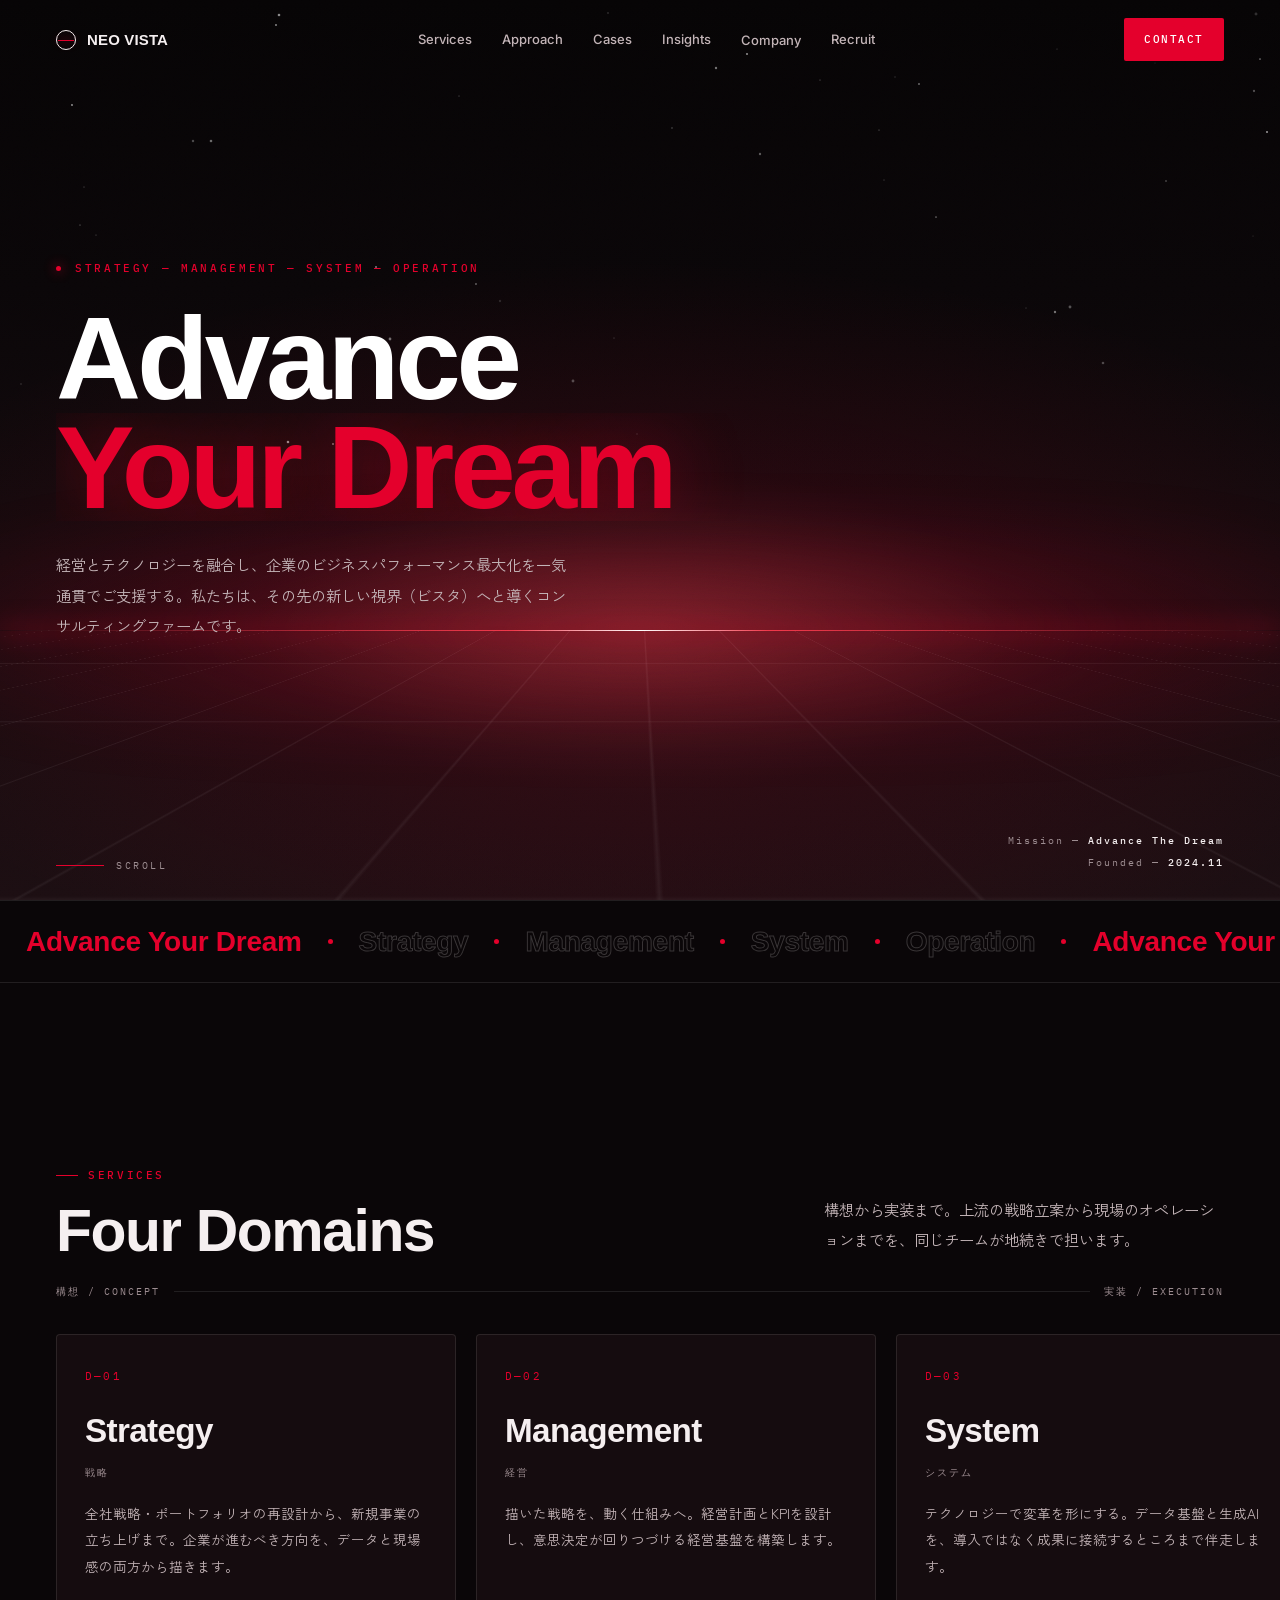
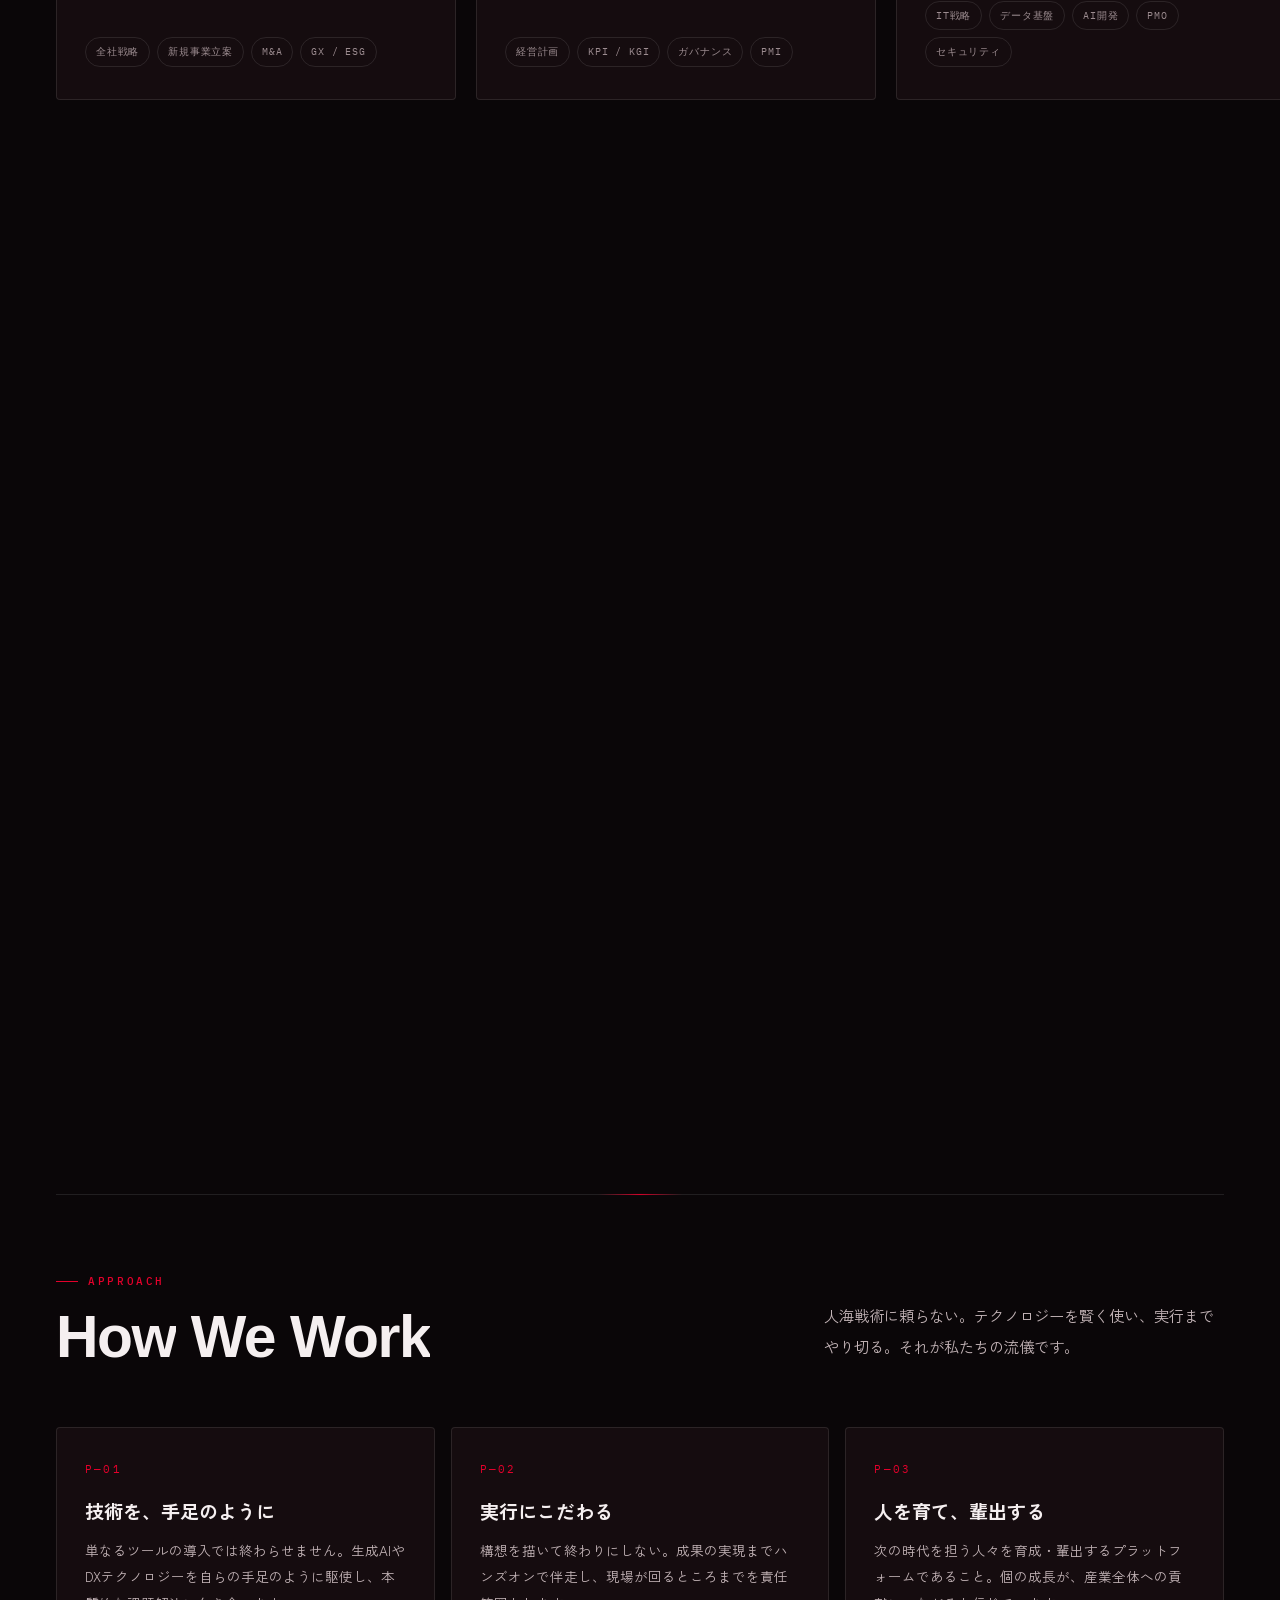
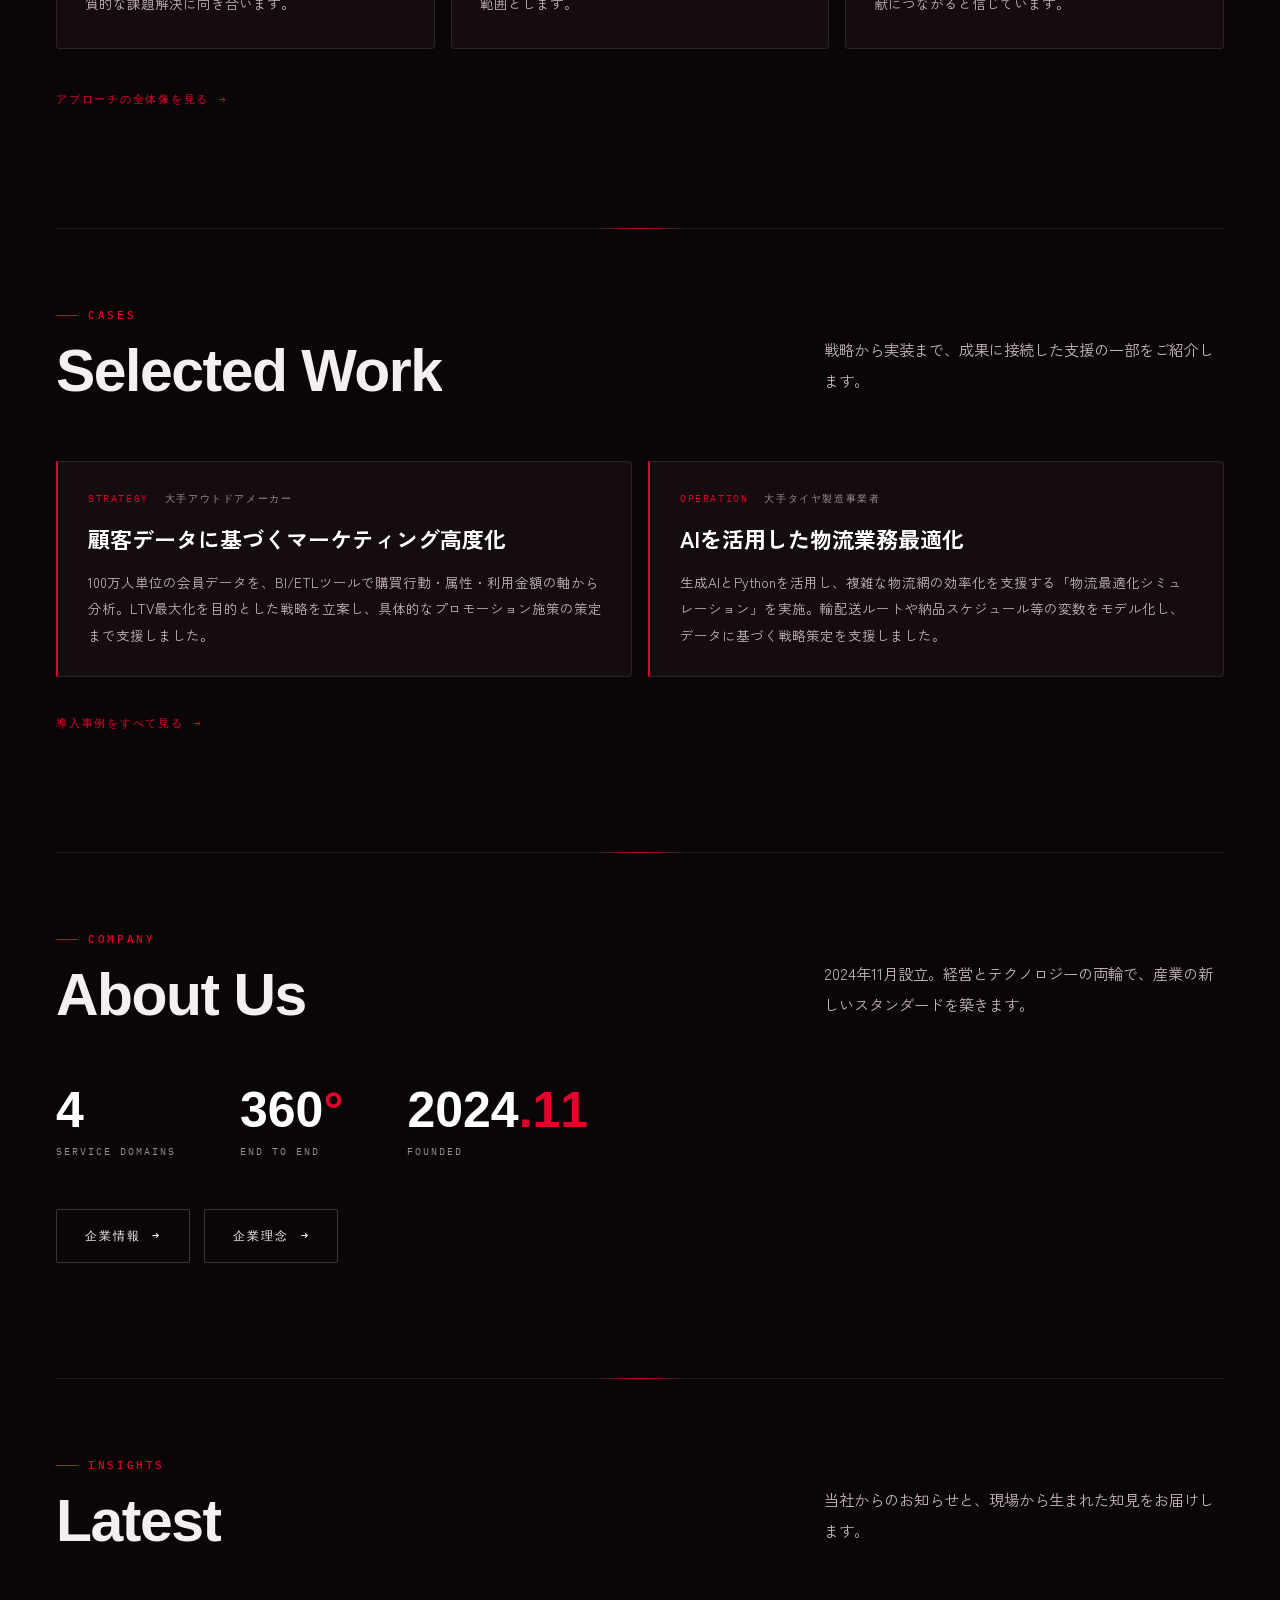
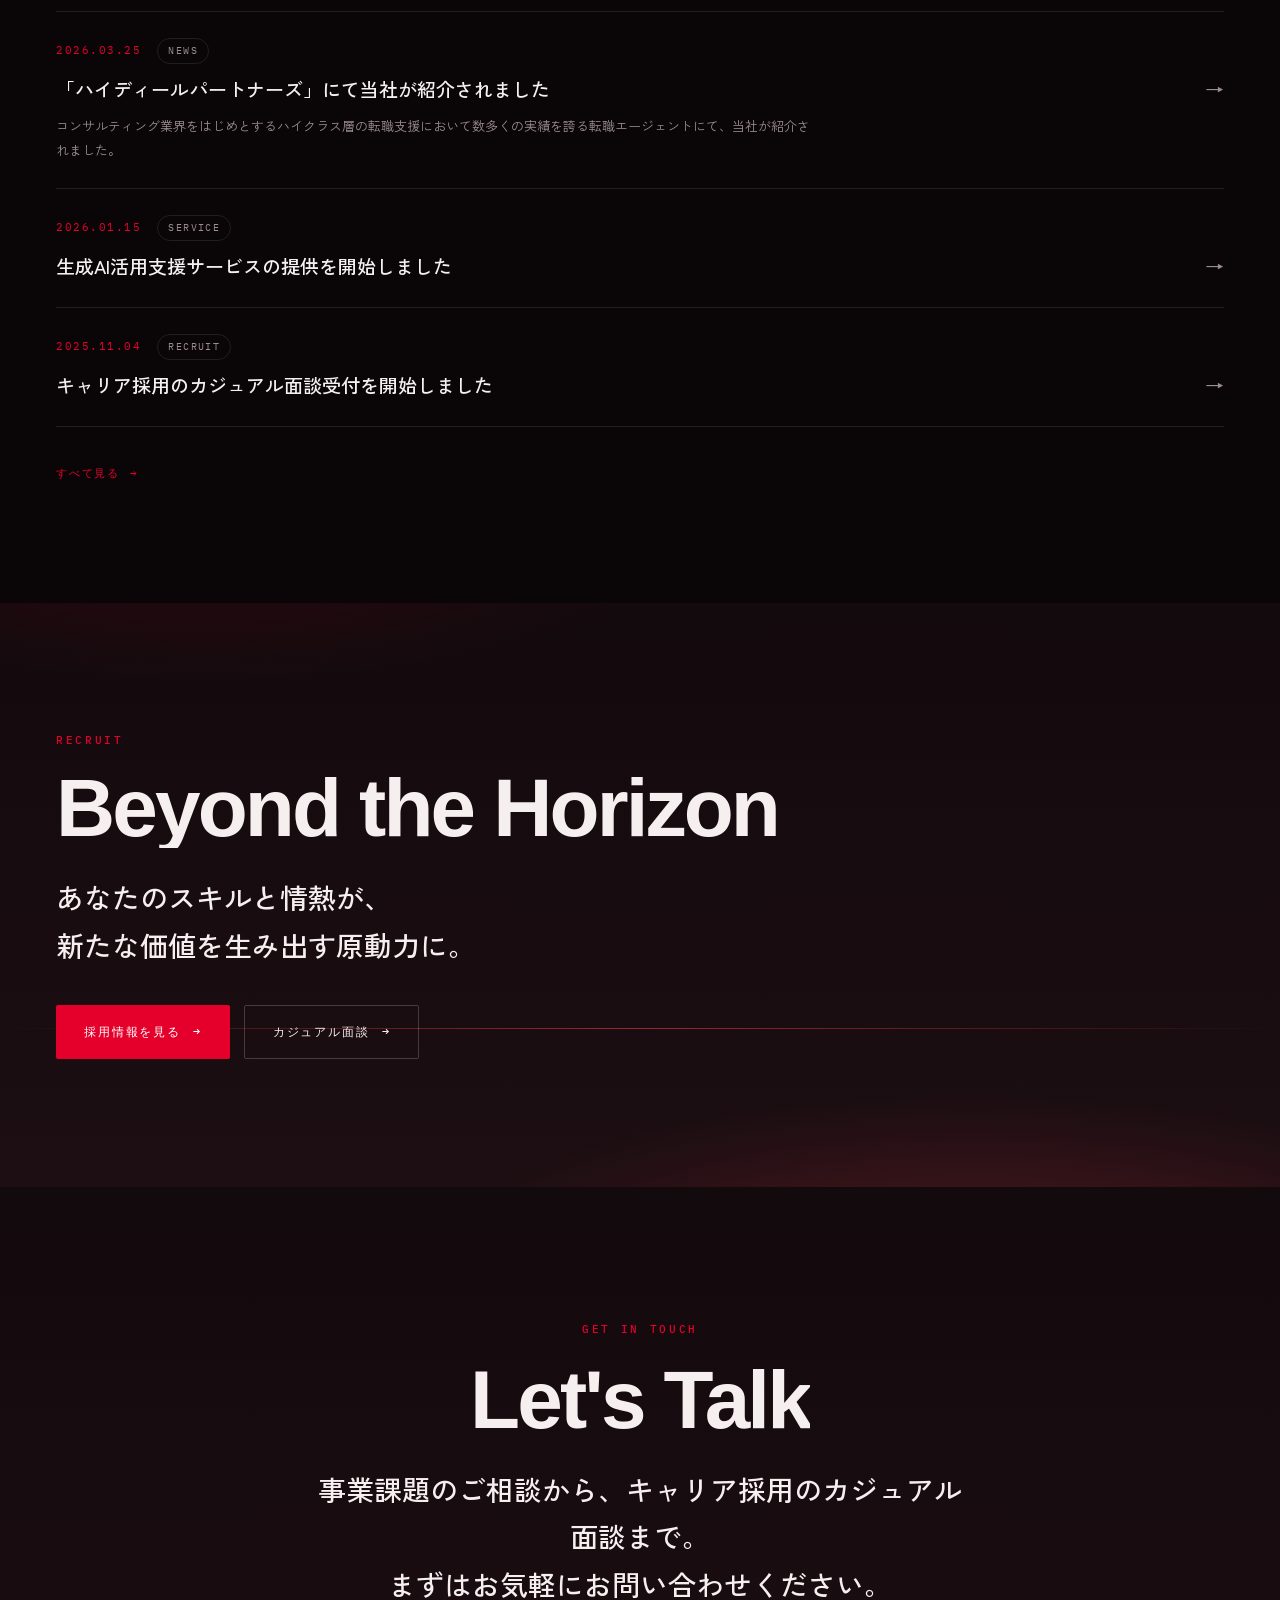
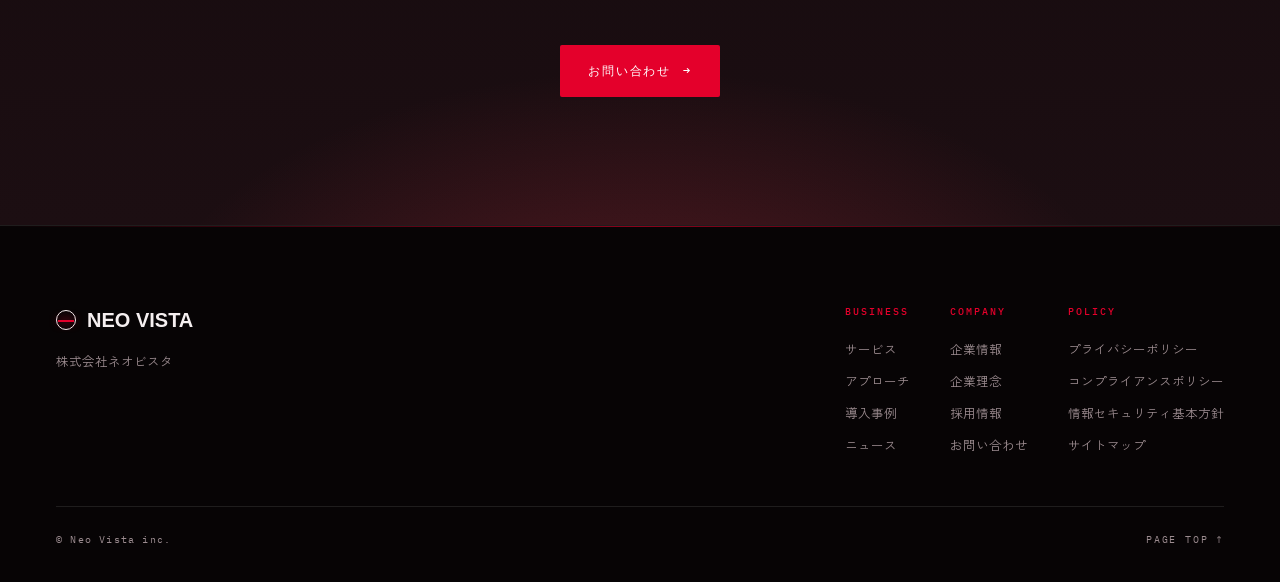
<file: index.html>
<!DOCTYPE html>
<html lang="ja">
<head>
<meta charset="UTF-8">
<meta name="viewport" content="width=device-width, initial-scale=1.0, viewport-fit=cover">
<title>株式会社ネオビスタ ｜ Advance Your Dream</title>
<meta name="description" content="経営とテクノロジーを融合し、企業のビジネスパフォーマンス最大化を支援する総合コンサルティングファーム、株式会社ネオビスタ。">
<meta property="og:site_name" content="株式会社ネオビスタ">
<meta property="og:title" content="株式会社ネオビスタ ｜ Advance Your Dream">
<meta property="og:type" content="website">
<meta name="theme-color" content="#0A0608">
<link rel="preconnect" href="https://fonts.googleapis.com">
<link rel="preconnect" href="https://fonts.gstatic.com" crossorigin>
<link href="https://fonts.googleapis.com/css2?family=Archivo+Expanded:wght@700;800&family=IBM+Plex+Mono:wght@400;500&family=Inter:wght@400;500&family=Zen+Kaku+Gothic+New:wght@400;500;700&display=swap" rel="stylesheet">
<link rel="stylesheet" href="styles.css">
</head>
<body id="top">

<div class="grain"></div>
<div class="tx enter"></div>
<div class="progress"></div>

<div class="boot">
  <div class="bh"></div>
  <div class="bn">000</div>
  <div class="bl">NEO&nbsp;VISTA</div>
</div>

<header class="hd">
  <a class="brand" href="index.html"><span class="mk"></span>NEO&nbsp;VISTA</a>
  <nav class="nav">
    <a href="services.html">Services</a>
    <a href="approach.html">Approach</a>
    <a href="cases.html">Cases</a>
    <a href="insights.html">Insights</a>
    <span class="drop">
      <a href="company.html">Company</a>
      <div class="drop-panel"><ul>
        <li><a href="company.html">企業情報</a></li>
        <li><a href="philosophy.html">企業理念</a></li>
      </ul></div>
    </span>
    <a href="recruit.html">Recruit</a>
  </nav>
  <a class="hd-cta" href="contact.html">Contact</a>
  <button class="burger" aria-label="メニューを開く" aria-expanded="false"><i></i><i></i><i></i></button>
</header>

<nav class="menu" id="menu">
  <div class="m-hz"></div>
  <a class="ml" href="services.html"><span class="en">Services</span><span class="jp">サービス</span></a>
  <a class="ml" href="approach.html"><span class="en">Approach</span><span class="jp">アプローチ</span></a>
  <a class="ml" href="cases.html"><span class="en">Cases</span><span class="jp">導入事例</span></a>
  <a class="ml" href="insights.html"><span class="en">Insights</span><span class="jp">ニュース</span></a>
  <a class="ml" href="company.html"><span class="en">Company</span><span class="jp">企業情報</span></a>
  <a class="ml" href="philosophy.html"><span class="en">Philosophy</span><span class="jp">企業理念</span></a>
  <a class="ml" href="recruit.html"><span class="en">Recruit</span><span class="jp">採用</span></a>
  <div class="m-foot">
    <a class="m-cta" href="contact.html">お問い合わせ</a>
    <a class="m-cta gh" href="contact.html">カジュアル面談を申し込む</a>
  </div>
</nav>

<!-- ============ HERO ============ -->
<section class="hero">
  <div class="vista">
    <div class="sky"></div><div class="floor"></div><div class="glow"></div>
    <div class="hz"></div><div class="stars" data-n="44"></div>
  </div>
  <div class="wrap in">
    <div class="kicker">
      <span class="dot"></span>
      <span class="mono">Strategy — Management — System — Operation</span>
    </div>
    <h1>
      <span class="ln"><span style="--i:0">Advance</span></span>
      <span class="ln"><span class="red" style="--i:1">Your&nbsp;Dream</span></span>
    </h1>
    <p class="sub lead">経営とテクノロジーを融合し、企業のビジネスパフォーマンス最大化を一気通貫でご支援する。私たちは、その先の新しい視界（ビスタ）へと導くコンサルティングファームです。</p>
  </div>
  <div class="cues">
    <span class="cue"><span class="rail"></span>Scroll</span>
    <div class="stack">
      <div>Mission — <b>Advance The Dream</b></div>
      <div>Founded — <b>2024.11</b></div>
    </div>
  </div>
</section>

<!-- ============ MARQUEE ============ -->
<div class="mq" aria-hidden="true">
  <div class="mq-in">
    <span class="hot">Advance Your Dream</span><i></i><span>Strategy</span><i></i><span>Management</span><i></i><span>System</span><i></i><span>Operation</span><i></i>
    <span class="hot">Advance Your Dream</span><i></i><span>Strategy</span><i></i><span>Management</span><i></i><span>System</span><i></i><span>Operation</span><i></i>
  </div>
</div>

<!-- ============ DEPTH AXIS / SERVICES ============ -->
<section class="axis-sec" id="services">
  <div class="axis-pin">
    <div class="axis-head">
      <div class="sh" style="margin-bottom:0">
        <div class="l">
          <div class="k"><span class="mono">Services</span></div>
          <h2 class="h2" data-split>Four Domains</h2>
        </div>
        <p class="r lead">構想から実装まで。上流の戦略立案から現場のオペレーションまでを、同じチームが地続きで担います。</p>
      </div>
      <div class="axis-meter">
        <span>構想 / Concept</span>
        <span class="rail"><i></i></span>
        <span>実装 / Execution</span>
      </div>
    </div>

    <div class="axis-track">
      <a class="axis-card" href="services.html#strategy" data-cursor="VIEW">
        <span class="no">D—01</span>
        <span class="en">Strategy</span>
        <span class="jn">戦略</span>
        <p>全社戦略・ポートフォリオの再設計から、新規事業の立ち上げまで。企業が進むべき方向を、データと現場感の両方から描きます。</p>
        <div class="tags"><b>全社戦略</b><b>新規事業立案</b><b>M&amp;A</b><b>GX / ESG</b></div>
      </a>
      <a class="axis-card" href="services.html#management" data-cursor="VIEW">
        <span class="no">D—02</span>
        <span class="en">Management</span>
        <span class="jn">経営</span>
        <p>描いた戦略を、動く仕組みへ。経営計画とKPIを設計し、意思決定が回りつづける経営基盤を構築します。</p>
        <div class="tags"><b>経営計画</b><b>KPI / KGI</b><b>ガバナンス</b><b>PMI</b></div>
      </a>
      <a class="axis-card" href="services.html#system" data-cursor="VIEW">
        <span class="no">D—03</span>
        <span class="en">System</span>
        <span class="jn">システム</span>
        <p>テクノロジーで変革を形にする。データ基盤と生成AIを、導入ではなく成果に接続するところまで伴走します。</p>
        <div class="tags"><b>IT戦略</b><b>データ基盤</b><b>AI開発</b><b>PMO</b><b>セキュリティ</b></div>
      </a>
      <a class="axis-card" href="services.html#operation" data-cursor="VIEW">
        <span class="no">D—04</span>
        <span class="en">Operation</span>
        <span class="jn">業務</span>
        <p>現場が回って、はじめて変革は完成する。業務の立ち上げと効率化を、各部門を横断してハンズオンで支援します。</p>
        <div class="tags"><b>業務効率化</b><b>調達 / 物流</b><b>営業 / 販売</b><b>人事 / 経理</b></div>
      </a>
      <a class="axis-card end" href="services.html" data-cursor="ALL">
        <span class="mono" style="color:var(--ash)">Index</span>
        <span class="en" style="margin-top:14px">All<br>Services</span>
        <span class="tlink" style="margin-top:24px">一覧を見る <span class="aw">→</span></span>
      </a>
    </div>
  </div>
</section>

<!-- ============ APPROACH ============ -->
<section class="sec">
  <div class="wrap">
    <div class="hz-rule" style="margin-bottom:clamp(50px,6vw,90px)"></div>
    <div class="sh">
      <div class="l">
        <div class="k"><span class="mono">Approach</span></div>
        <h2 class="h2" data-split>How We Work</h2>
      </div>
      <p class="r lead">人海戦術に頼らない。テクノロジーを賢く使い、実行までやり切る。それが私たちの流儀です。</p>
    </div>
    <div class="grid c3">
      <div class="card rv" data-d="1">
        <div class="no">P—01</div>
        <h3 class="h3">技術を、手足のように</h3>
        <p>単なるツールの導入では終わらせません。生成AIやDXテクノロジーを自らの手足のように駆使し、本質的な課題解決に向き合います。</p>
      </div>
      <div class="card rv" data-d="2">
        <div class="no">P—02</div>
        <h3 class="h3">実行にこだわる</h3>
        <p>構想を描いて終わりにしない。成果の実現までハンズオンで伴走し、現場が回るところまでを責任範囲とします。</p>
      </div>
      <div class="card rv" data-d="3">
        <div class="no">P—03</div>
        <h3 class="h3">人を育て、輩出する</h3>
        <p>次の時代を担う人々を育成・輩出するプラットフォームであること。個の成長が、産業全体への貢献につながると信じています。</p>
      </div>
    </div>
    <div class="rv" style="margin-top:36px"><a class="tlink" href="approach.html">アプローチの全体像を見る <span class="aw">→</span></a></div>
  </div>
</section>

<!-- ============ CASES ============ -->
<section class="sec sec-tight">
  <div class="wrap">
    <div class="hz-rule" style="margin-bottom:clamp(50px,6vw,90px)"></div>
    <div class="sh">
      <div class="l">
        <div class="k"><span class="mono">Cases</span></div>
        <h2 class="h2" data-split>Selected Work</h2>
      </div>
      <p class="r lead">戦略から実装まで、成果に接続した支援の一部をご紹介します。</p>
    </div>

    <div class="case-grid">
      <a class="case rv" href="cases.html#c-outdoor" data-cursor="VIEW">
        <div class="meta"><span>Strategy</span><span class="c">大手アウトドアメーカー</span></div>
        <h3>顧客データに基づくマーケティング高度化</h3>
        <p>100万人単位の会員データを、BI/ETLツールで購買行動・属性・利用金額の軸から分析。LTV最大化を目的とした戦略を立案し、具体的なプロモーション施策の策定まで支援しました。</p>
      </a>
      <a class="case rv" data-d="1" href="cases.html#c-tire" data-cursor="VIEW">
        <div class="meta"><span>Operation</span><span class="c">大手タイヤ製造事業者</span></div>
        <h3>AIを活用した物流業務最適化</h3>
        <p>生成AIとPythonを活用し、複雑な物流網の効率化を支援する「物流最適化シミュレーション」を実施。輸配送ルートや納品スケジュール等の変数をモデル化し、データに基づく戦略策定を支援しました。</p>
      </a>
    </div>
    <div class="rv" style="margin-top:32px"><a class="tlink" href="cases.html">導入事例をすべて見る <span class="aw">→</span></a></div>
  </div>
</section>

<!-- ============ COMPANY / STATS ============ -->
<section class="sec sec-tight">
  <div class="wrap">
    <div class="hz-rule" style="margin-bottom:clamp(50px,6vw,90px)"></div>
    <div class="sh">
      <div class="l">
        <div class="k"><span class="mono">Company</span></div>
        <h2 class="h2" data-split>About Us</h2>
      </div>
      <p class="r lead">2024年11月設立。経営とテクノロジーの両輪で、産業の新しいスタンダードを築きます。</p>
    </div>
    <div class="stats rv" style="margin-bottom:48px">
      <div class="stat"><div class="n"><span data-count="4">0</span></div><div class="l">Service Domains</div></div>
      <div class="stat"><div class="n">360<em>°</em></div><div class="l">End to End</div></div>
      <div class="stat"><div class="n">2024<em>.11</em></div><div class="l">Founded</div></div>
    </div>
    <div class="rv btns">
      <a class="btn gh" href="company.html">企業情報 <span class="aw">→</span></a>
      <a class="btn gh" href="philosophy.html">企業理念 <span class="aw">→</span></a>
    </div>
  </div>
</section>

<!-- ============ INSIGHTS ============ -->
<section class="sec sec-tight">
  <div class="wrap">
    <div class="hz-rule" style="margin-bottom:clamp(50px,6vw,90px)"></div>
    <div class="sh">
      <div class="l">
        <div class="k"><span class="mono">Insights</span></div>
        <h2 class="h2" data-split>Latest</h2>
      </div>
      <p class="r lead">当社からのお知らせと、現場から生まれた知見をお届けします。</p>
    </div>
    <a class="post rv" href="insights.html">
      <div class="row"><span class="d">2026.03.25</span><span class="cat">News</span></div>
      <h3>「ハイディールパートナーズ」にて当社が紹介されました<span class="aw">→</span></h3>
      <p>コンサルティング業界をはじめとするハイクラス層の転職支援において数多くの実績を誇る転職エージェントにて、当社が紹介されました。</p>
    </a>
    <a class="post rv" href="insights.html">
      <div class="row"><span class="d">2026.01.15</span><span class="cat">Service</span></div>
      <h3>生成AI活用支援サービスの提供を開始しました<span class="aw">→</span></h3>
    </a>
    <a class="post rv" href="insights.html">
      <div class="row"><span class="d">2025.11.04</span><span class="cat">Recruit</span></div>
      <h3>キャリア採用のカジュアル面談受付を開始しました<span class="aw">→</span></h3>
    </a>
    <div class="rv" style="margin-top:32px"><a class="tlink" href="insights.html">すべて見る <span class="aw">→</span></a></div>
  </div>
</section>

<!-- ============ RECRUIT BAND ============ -->
<section class="band">
  <div class="bg"></div><div class="bhz"></div>
  <div class="wrap in">
    <div class="k rv" style="display:flex;align-items:center;gap:10px;margin-bottom:6px">
      <span class="mono">Recruit</span>
    </div>
    <h2 data-split>Beyond the Horizon</h2>
    <p class="bl rv">あなたのスキルと情熱が、<br>新たな価値を生み出す原動力に。</p>
    <div class="btns rv">
      <a class="btn" href="recruit.html">採用情報を見る <span class="aw">→</span></a>
      <a class="btn gh" href="contact.html">カジュアル面談 <span class="aw">→</span></a>
    </div>
  </div>
</section>

<!-- ============ CONTACT ============ -->
<section class="band center">
  <div class="bg" style="background:radial-gradient(60% 70% at 50% 122%, rgba(255,59,78,.26), transparent 66%),linear-gradient(180deg,#130A0D,#1C0E12)"></div>
  <div class="wrap in">
    <div class="rv"><span class="mono">Get in touch</span></div>
    <h2 data-split>Let's Talk</h2>
    <p class="bl rv">事業課題のご相談から、キャリア採用のカジュアル面談まで。<br>まずはお気軽にお問い合わせください。</p>
    <div class="btns rv"><a class="btn" href="contact.html">お問い合わせ <span class="aw">→</span></a></div>
  </div>
</section>

<!-- ============ FOOTER ============ -->
<footer class="ft">
  <div class="fhz"></div>
  <div class="wrap">
    <div class="ft-top">
      <div>
        <div class="ft-brand"><span class="mk"></span>NEO&nbsp;VISTA</div>
        <p class="ft-nm">株式会社ネオビスタ</p>
      </div>
      <div class="ft-cols">
        <div class="ft-col">
          <h4>Business</h4>
          <a href="services.html">サービス</a>
          <a href="approach.html">アプローチ</a>
          <a href="cases.html">導入事例</a>
          <a href="insights.html">ニュース</a>
        </div>
        <div class="ft-col">
          <h4>Company</h4>
          <a href="company.html">企業情報</a>
          <a href="philosophy.html">企業理念</a>
          <a href="recruit.html">採用情報</a>
          <a href="contact.html">お問い合わせ</a>
        </div>
        <div class="ft-col">
          <h4>Policy</h4>
          <a href="#">プライバシーポリシー</a>
          <a href="#">コンプライアンスポリシー</a>
          <a href="#">情報セキュリティ基本方針</a>
          <a href="#">サイトマップ</a>
        </div>
      </div>
    </div>
    <div class="ft-bot">
      <small>© Neo Vista inc.</small>
      <a class="tp" href="#top">Page Top ↑</a>
    </div>
  </div>
</footer>

<div class="mcta">
  <a href="contact.html">Contact<i>お問い合わせ</i></a>
  <a class="hot" href="contact.html">Casual Meeting<i>カジュアル面談 受付中</i></a>
</div>

<script src="app.js"></script>
</body>
</html>
</file>
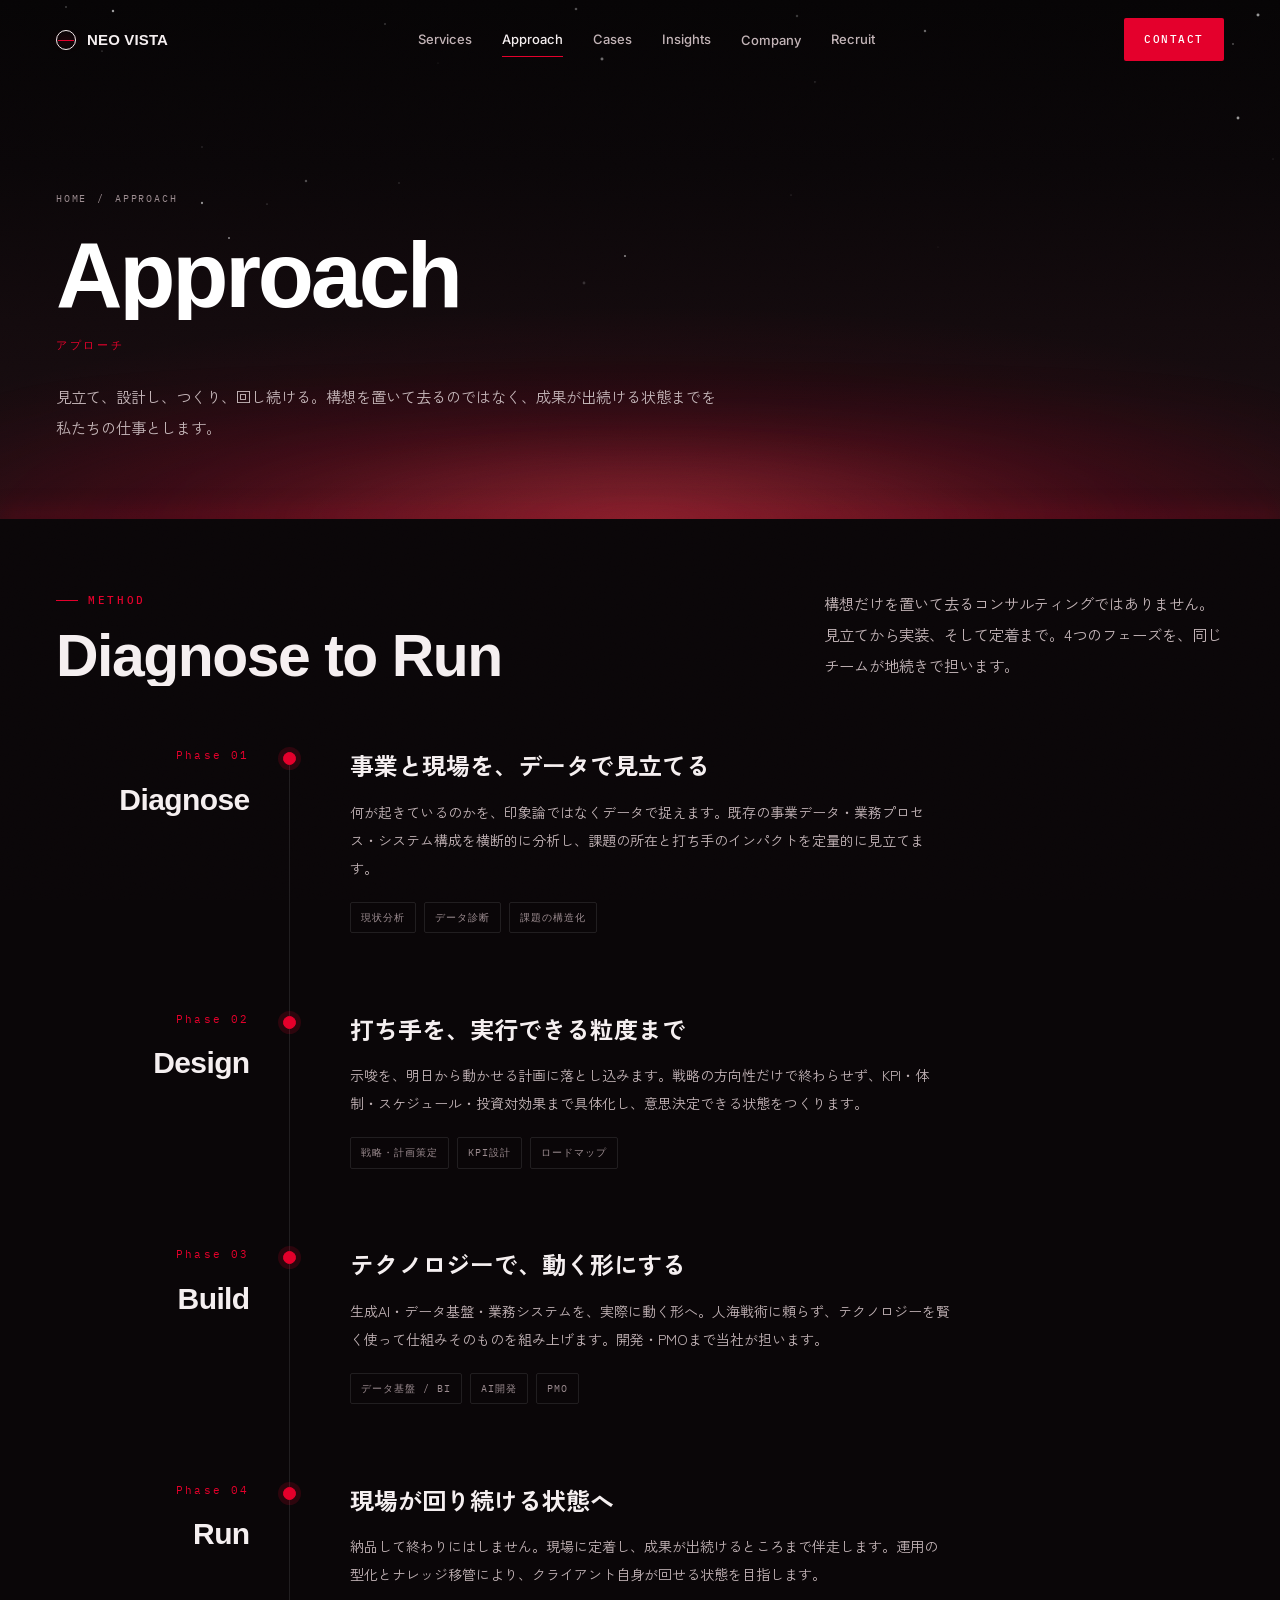
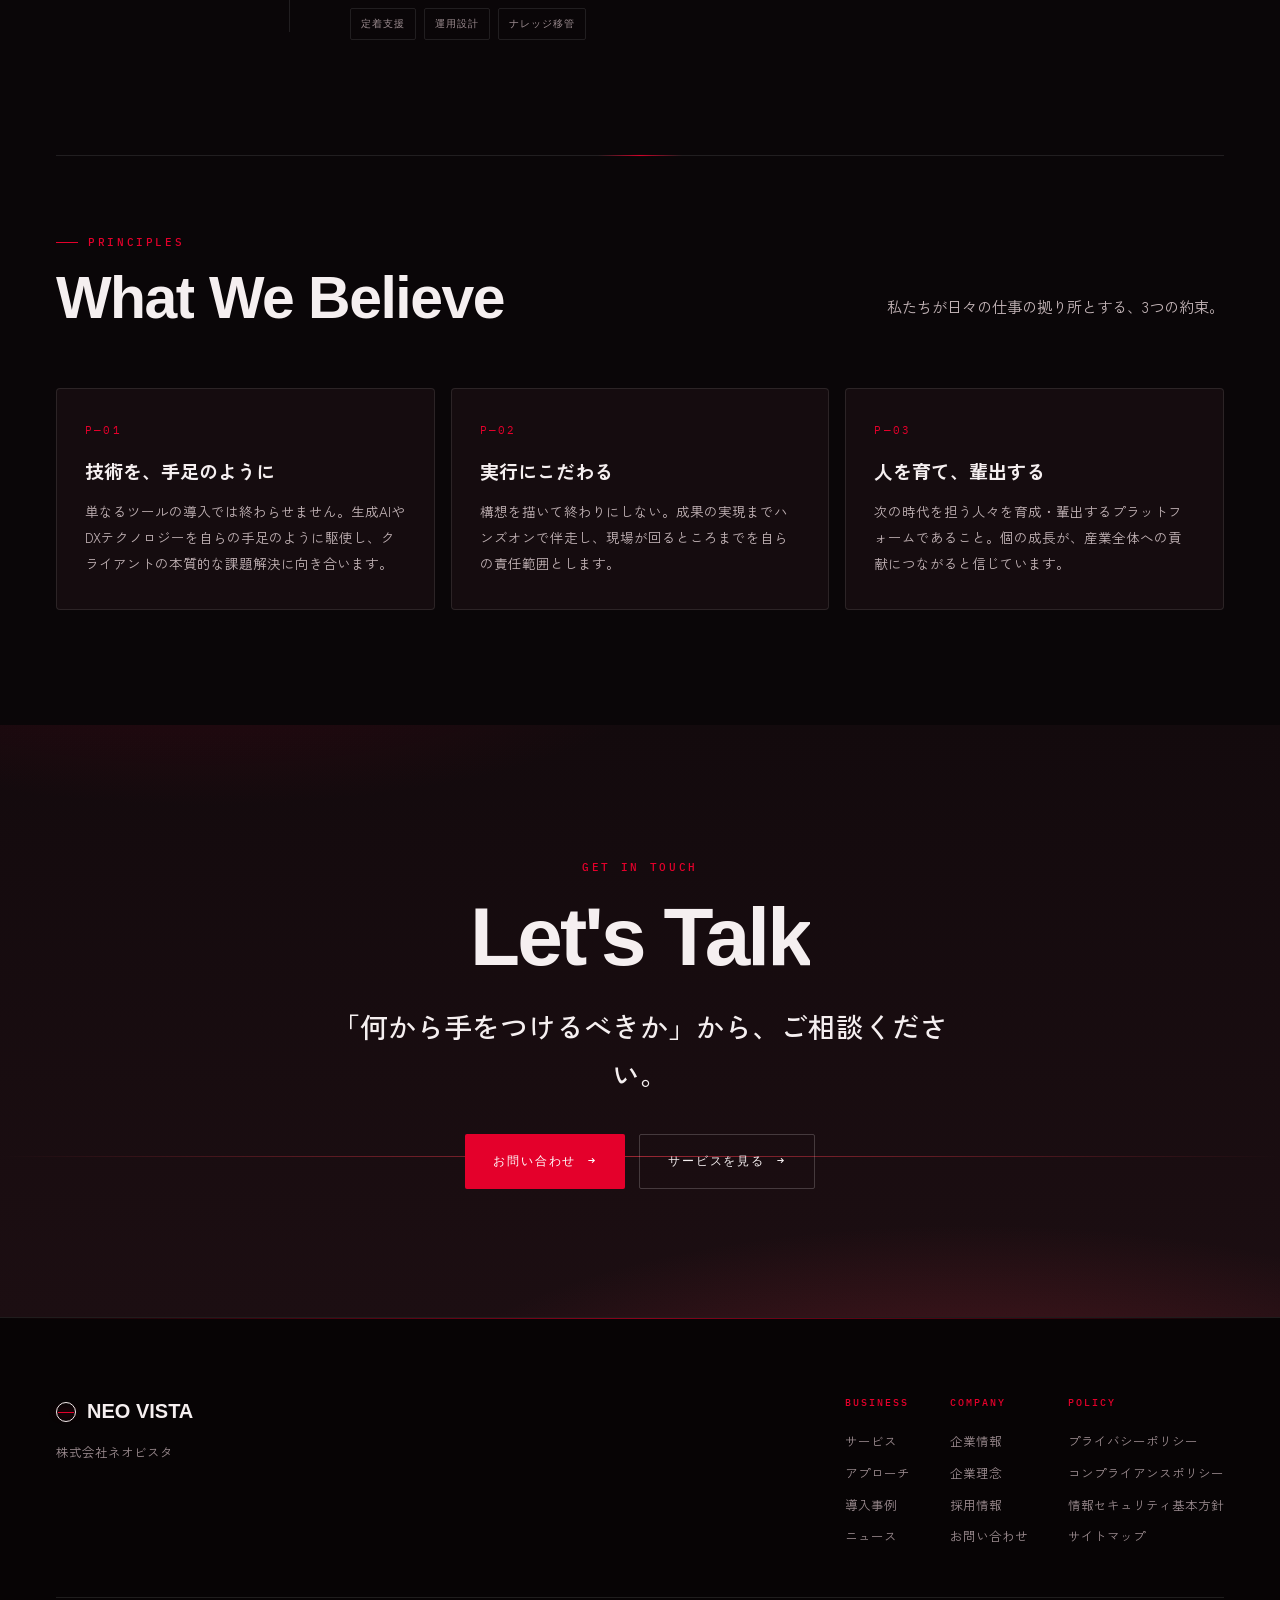
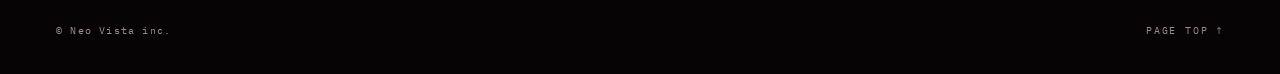
<file: approach.html>
<!DOCTYPE html>
<html lang="ja">
<head>
<meta charset="UTF-8">
<meta name="viewport" content="width=device-width, initial-scale=1.0, viewport-fit=cover">
<title>アプローチ ｜ 株式会社ネオビスタ</title>
<meta name="description" content="見立てから実装、定着まで。株式会社ネオビスタの4フェーズのアプローチ。">
<meta property="og:site_name" content="株式会社ネオビスタ">
<meta property="og:title" content="アプローチ ｜ 株式会社ネオビスタ">
<meta property="og:type" content="website">
<meta name="theme-color" content="#0A0608">
<link rel="preconnect" href="https://fonts.googleapis.com">
<link rel="preconnect" href="https://fonts.gstatic.com" crossorigin>
<link href="https://fonts.googleapis.com/css2?family=Archivo+Expanded:wght@700;800&family=IBM+Plex+Mono:wght@400;500&family=Inter:wght@400;500&family=Zen+Kaku+Gothic+New:wght@400;500;700&display=swap" rel="stylesheet">
<link rel="stylesheet" href="styles.css">
</head>
<body id="top">

<div class="grain"></div>
<div class="tx enter"></div>
<div class="progress"></div>

<header class="hd">
  <a class="brand" href="index.html"><span class="mk"></span>NEO&nbsp;VISTA</a>
  <nav class="nav">
    <a href="services.html">Services</a>
    <a href="approach.html" class="on">Approach</a>
    <a href="cases.html">Cases</a>
    <a href="insights.html">Insights</a>
    <span class="drop">
      <a href="company.html">Company</a>
      <div class="drop-panel"><ul>
        <li><a href="company.html">企業情報</a></li>
        <li><a href="philosophy.html">企業理念</a></li>
      </ul></div>
    </span>
    <a href="recruit.html">Recruit</a>
  </nav>
  <a class="hd-cta" href="contact.html">Contact</a>
  <button class="burger" aria-label="メニューを開く" aria-expanded="false"><i></i><i></i><i></i></button>
</header>

<nav class="menu" id="menu">
  <div class="m-hz"></div>
  <a class="ml" href="services.html"><span class="en">Services</span><span class="jp">サービス</span></a>
  <a class="ml on" href="approach.html"><span class="en">Approach</span><span class="jp">アプローチ</span></a>
  <a class="ml" href="cases.html"><span class="en">Cases</span><span class="jp">導入事例</span></a>
  <a class="ml" href="insights.html"><span class="en">Insights</span><span class="jp">ニュース</span></a>
  <a class="ml" href="company.html"><span class="en">Company</span><span class="jp">企業情報</span></a>
  <a class="ml" href="philosophy.html"><span class="en">Philosophy</span><span class="jp">企業理念</span></a>
  <a class="ml" href="recruit.html"><span class="en">Recruit</span><span class="jp">採用</span></a>
  <div class="m-foot">
    <a class="m-cta" href="contact.html">お問い合わせ</a>
    <a class="m-cta gh" href="contact.html">カジュアル面談を申し込む</a>
  </div>
</nav>

<section class="phero">
  <div class="vista"><div class="sky"></div><div class="glow"></div><div class="hz"></div><div class="stars" data-n="24"></div></div>
  <div class="wrap in">
    <div class="crumb"><a href="index.html">Home</a> / <span>Approach</span></div>
    <h1><span class="ln"><span>Approach</span></span></h1>
    <div class="jt">アプローチ</div>
    <p class="pl lead">見立て、設計し、つくり、回し続ける。構想を置いて去るのではなく、成果が出続ける状態までを私たちの仕事とします。</p>
  </div>
</section>

<section class="sec" style="padding-top:clamp(30px,4vw,60px)">
  <div class="wrap">
    <div class="sh">
      <div class="l">
        <div class="k"><span class="mono">Method</span></div>
        <h2 class="h2" data-split>Diagnose to Run</h2>
      </div>
      <p class="r lead">構想だけを置いて去るコンサルティングではありません。見立てから実装、そして定着まで。4つのフェーズを、同じチームが地続きで担います。</p>
    </div>
    <div class="tl">
      <div class="tl-rail"><i></i></div>
      
      <div class="tl-step">
        <span class="tl-dot"></span>
        <div class="tl-side">
          <div class="ph">Phase 01</div>
          <div class="nm">Diagnose</div>
        </div>
        <div class="tl-body">
          <h3>事業と現場を、データで見立てる</h3>
          <p>何が起きているのかを、印象論ではなくデータで捉えます。既存の事業データ・業務プロセス・システム構成を横断的に分析し、課題の所在と打ち手のインパクトを定量的に見立てます。</p>
          <div class="out"><b>現状分析</b><b>データ診断</b><b>課題の構造化</b></div>
        </div>
      </div>

      <div class="tl-step">
        <span class="tl-dot"></span>
        <div class="tl-side">
          <div class="ph">Phase 02</div>
          <div class="nm">Design</div>
        </div>
        <div class="tl-body">
          <h3>打ち手を、実行できる粒度まで</h3>
          <p>示唆を、明日から動かせる計画に落とし込みます。戦略の方向性だけで終わらせず、KPI・体制・スケジュール・投資対効果まで具体化し、意思決定できる状態をつくります。</p>
          <div class="out"><b>戦略・計画策定</b><b>KPI設計</b><b>ロードマップ</b></div>
        </div>
      </div>

      <div class="tl-step">
        <span class="tl-dot"></span>
        <div class="tl-side">
          <div class="ph">Phase 03</div>
          <div class="nm">Build</div>
        </div>
        <div class="tl-body">
          <h3>テクノロジーで、動く形にする</h3>
          <p>生成AI・データ基盤・業務システムを、実際に動く形へ。人海戦術に頼らず、テクノロジーを賢く使って仕組みそのものを組み上げます。開発・PMOまで当社が担います。</p>
          <div class="out"><b>データ基盤 / BI</b><b>AI開発</b><b>PMO</b></div>
        </div>
      </div>

      <div class="tl-step">
        <span class="tl-dot"></span>
        <div class="tl-side">
          <div class="ph">Phase 04</div>
          <div class="nm">Run</div>
        </div>
        <div class="tl-body">
          <h3>現場が回り続ける状態へ</h3>
          <p>納品して終わりにはしません。現場に定着し、成果が出続けるところまで伴走します。運用の型化とナレッジ移管により、クライアント自身が回せる状態を目指します。</p>
          <div class="out"><b>定着支援</b><b>運用設計</b><b>ナレッジ移管</b></div>
        </div>
      </div>

    </div>
  </div>
</section>

<section class="sec sec-tight">
  <div class="wrap">
    <div class="hz-rule" style="margin-bottom:clamp(50px,6vw,90px)"></div>
    <div class="sh">
      <div class="l">
        <div class="k"><span class="mono">Principles</span></div>
        <h2 class="h2" data-split>What We Believe</h2>
      </div>
      <p class="r lead">私たちが日々の仕事の拠り所とする、3つの約束。</p>
    </div>
    <div class="grid c3">
      <div class="card rv" data-d="1">
        <div class="no">P—01</div>
        <h3 class="h3">技術を、手足のように</h3>
        <p>単なるツールの導入では終わらせません。生成AIやDXテクノロジーを自らの手足のように駆使し、クライアントの本質的な課題解決に向き合います。</p>
      </div>
      <div class="card rv" data-d="2">
        <div class="no">P—02</div>
        <h3 class="h3">実行にこだわる</h3>
        <p>構想を描いて終わりにしない。成果の実現までハンズオンで伴走し、現場が回るところまでを自らの責任範囲とします。</p>
      </div>
      <div class="card rv" data-d="3">
        <div class="no">P—03</div>
        <h3 class="h3">人を育て、輩出する</h3>
        <p>次の時代を担う人々を育成・輩出するプラットフォームであること。個の成長が、産業全体への貢献につながると信じています。</p>
      </div>
    </div>
  </div>
</section>

<section class="band center">
  <div class="bg"></div><div class="bhz"></div>
  <div class="wrap in">
    <div class="rv"><span class="mono">Get in touch</span></div>
    <h2 data-split>Let's Talk</h2>
    <p class="bl rv">「何から手をつけるべきか」から、ご相談ください。</p>
    <div class="btns rv"><a class="btn" href="contact.html">お問い合わせ <span class="aw">→</span></a><a class="btn gh" href="services.html">サービスを見る <span class="aw">→</span></a></div>
  </div>
</section>

<footer class="ft">
  <div class="fhz"></div>
  <div class="wrap">
    <div class="ft-top">
      <div>
        <div class="ft-brand"><span class="mk"></span>NEO&nbsp;VISTA</div>
        <p class="ft-nm">株式会社ネオビスタ</p>
      </div>
      <div class="ft-cols">
        <div class="ft-col">
          <h4>Business</h4>
          <a href="services.html">サービス</a>
          <a href="approach.html">アプローチ</a>
          <a href="cases.html">導入事例</a>
          <a href="insights.html">ニュース</a>
        </div>
        <div class="ft-col">
          <h4>Company</h4>
          <a href="company.html">企業情報</a>
          <a href="philosophy.html">企業理念</a>
          <a href="recruit.html">採用情報</a>
          <a href="contact.html">お問い合わせ</a>
        </div>
        <div class="ft-col">
          <h4>Policy</h4>
          <a href="#">プライバシーポリシー</a>
          <a href="#">コンプライアンスポリシー</a>
          <a href="#">情報セキュリティ基本方針</a>
          <a href="#">サイトマップ</a>
        </div>
      </div>
    </div>
    <div class="ft-bot">
      <small>© Neo Vista inc.</small>
      <a class="tp" href="#top">Page Top ↑</a>
    </div>
  </div>
</footer>

<div class="mcta">
  <a href="contact.html">Contact<i>お問い合わせ</i></a>
  <a class="hot" href="contact.html">Casual Meeting<i>カジュアル面談 受付中</i></a>
</div>

<script src="app.js"></script>

</body>
</html>
</file>
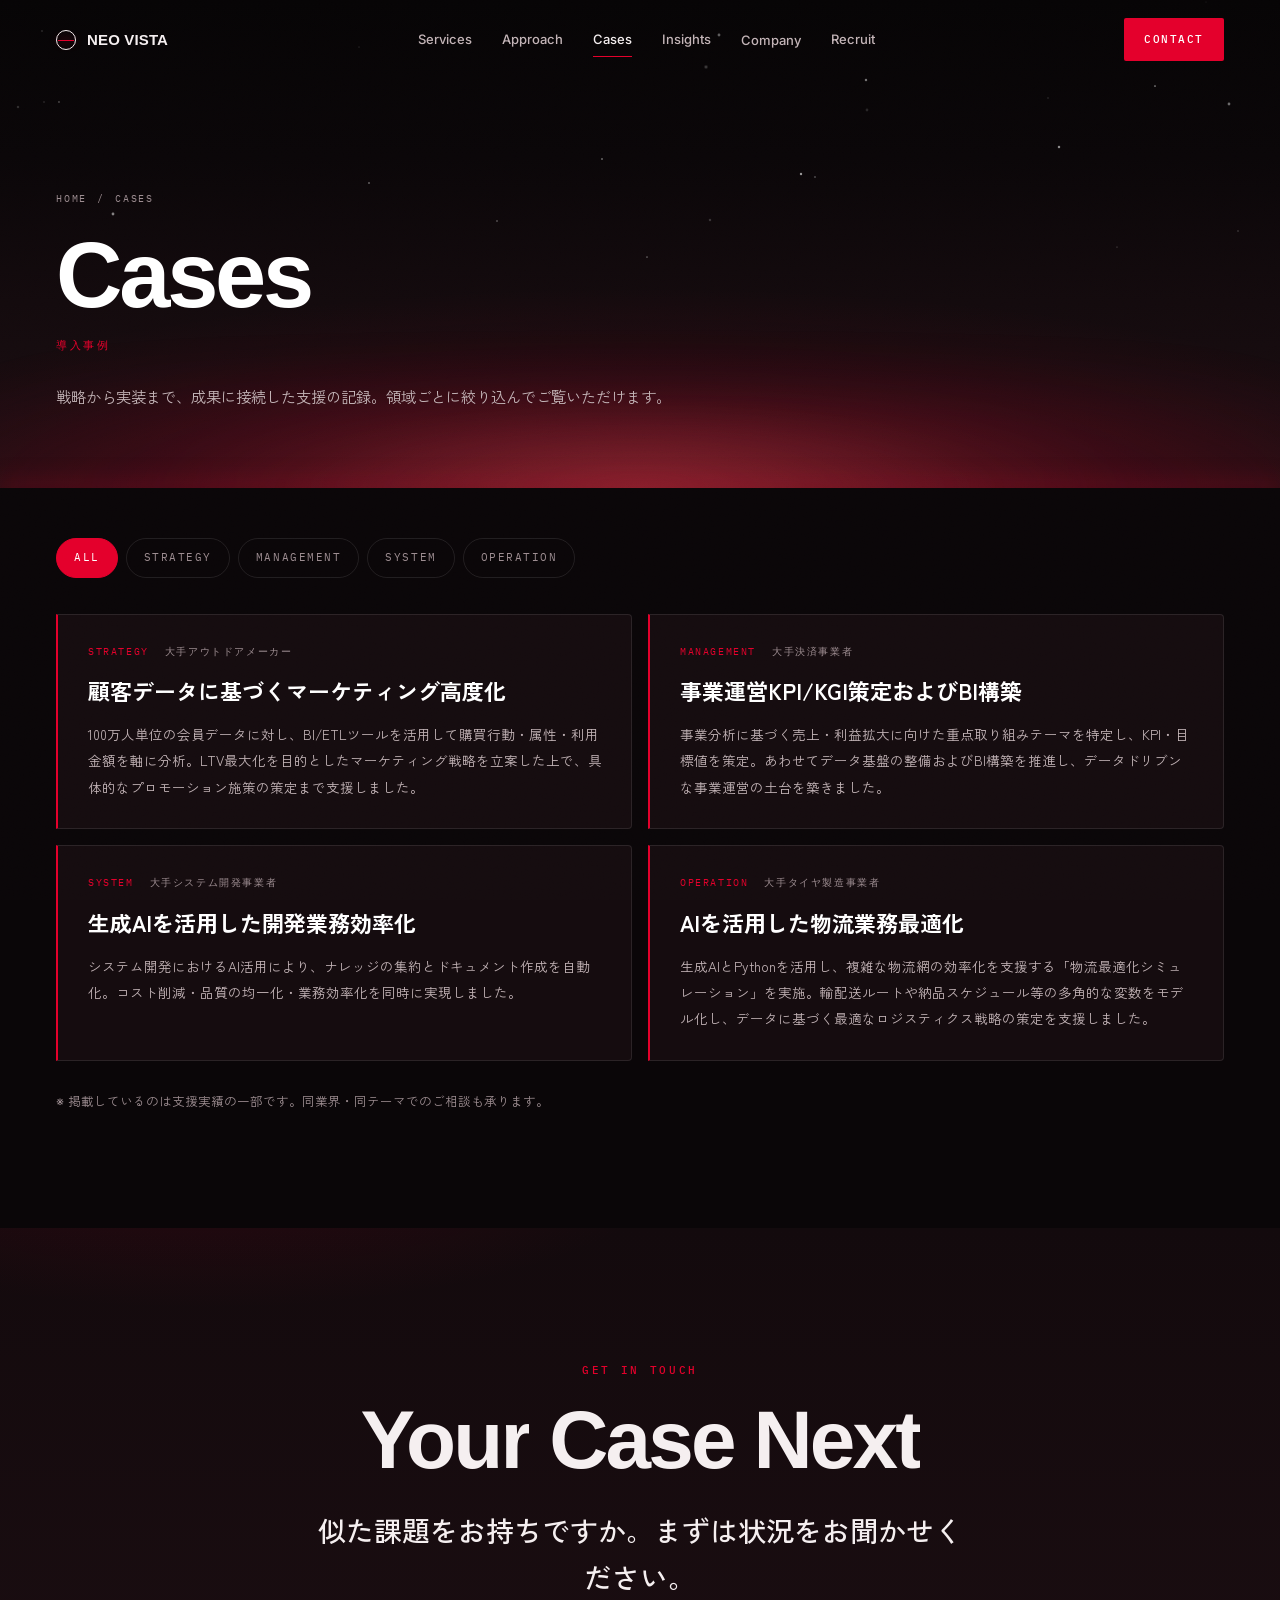
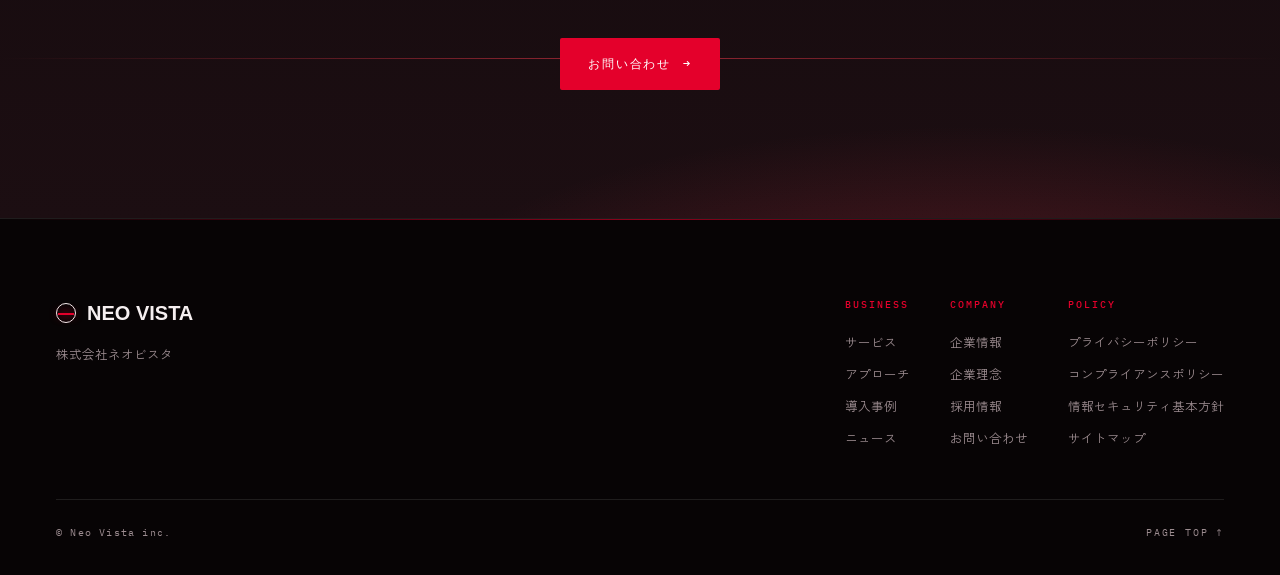
<file: cases.html>
<!DOCTYPE html>
<html lang="ja">
<head>
<meta charset="UTF-8">
<meta name="viewport" content="width=device-width, initial-scale=1.0, viewport-fit=cover">
<title>導入事例 ｜ 株式会社ネオビスタ</title>
<meta name="description" content="株式会社ネオビスタの導入事例。戦略・経営・システム・業務の各領域における支援実績。">
<meta property="og:site_name" content="株式会社ネオビスタ">
<meta property="og:title" content="導入事例 ｜ 株式会社ネオビスタ">
<meta property="og:type" content="website">
<meta name="theme-color" content="#0A0608">
<link rel="preconnect" href="https://fonts.googleapis.com">
<link rel="preconnect" href="https://fonts.gstatic.com" crossorigin>
<link href="https://fonts.googleapis.com/css2?family=Archivo+Expanded:wght@700;800&family=IBM+Plex+Mono:wght@400;500&family=Inter:wght@400;500&family=Zen+Kaku+Gothic+New:wght@400;500;700&display=swap" rel="stylesheet">
<link rel="stylesheet" href="styles.css">
</head>
<body id="top">

<div class="grain"></div>
<div class="tx enter"></div>
<div class="progress"></div>

<header class="hd">
  <a class="brand" href="index.html"><span class="mk"></span>NEO&nbsp;VISTA</a>
  <nav class="nav">
    <a href="services.html">Services</a>
    <a href="approach.html">Approach</a>
    <a href="cases.html" class="on">Cases</a>
    <a href="insights.html">Insights</a>
    <span class="drop">
      <a href="company.html">Company</a>
      <div class="drop-panel"><ul>
        <li><a href="company.html">企業情報</a></li>
        <li><a href="philosophy.html">企業理念</a></li>
      </ul></div>
    </span>
    <a href="recruit.html">Recruit</a>
  </nav>
  <a class="hd-cta" href="contact.html">Contact</a>
  <button class="burger" aria-label="メニューを開く" aria-expanded="false"><i></i><i></i><i></i></button>
</header>

<nav class="menu" id="menu">
  <div class="m-hz"></div>
  <a class="ml" href="services.html"><span class="en">Services</span><span class="jp">サービス</span></a>
  <a class="ml" href="approach.html"><span class="en">Approach</span><span class="jp">アプローチ</span></a>
  <a class="ml on" href="cases.html"><span class="en">Cases</span><span class="jp">導入事例</span></a>
  <a class="ml" href="insights.html"><span class="en">Insights</span><span class="jp">ニュース</span></a>
  <a class="ml" href="company.html"><span class="en">Company</span><span class="jp">企業情報</span></a>
  <a class="ml" href="philosophy.html"><span class="en">Philosophy</span><span class="jp">企業理念</span></a>
  <a class="ml" href="recruit.html"><span class="en">Recruit</span><span class="jp">採用</span></a>
  <div class="m-foot">
    <a class="m-cta" href="contact.html">お問い合わせ</a>
    <a class="m-cta gh" href="contact.html">カジュアル面談を申し込む</a>
  </div>
</nav>

<section class="phero">
  <div class="vista"><div class="sky"></div><div class="glow"></div><div class="hz"></div><div class="stars" data-n="24"></div></div>
  <div class="wrap in">
    <div class="crumb"><a href="index.html">Home</a> / <span>Cases</span></div>
    <h1><span class="ln"><span>Cases</span></span></h1>
    <div class="jt">導入事例</div>
    <p class="pl lead">戦略から実装まで、成果に接続した支援の記録。領域ごとに絞り込んでご覧いただけます。</p>
  </div>
</section>

<section class="sec" style="padding-top:clamp(30px,4vw,50px)">
  <div class="wrap">
    <div class="filter rv">
      <button class="on" data-cat="all">All</button>
      <button data-cat="strategy">Strategy</button>
      <button data-cat="management">Management</button>
      <button data-cat="system">System</button>
      <button data-cat="operation">Operation</button>
    </div>
    <div class="case-grid">
      <article class="case rv" id="c-outdoor" data-cat="strategy">
        <div class="meta"><span>Strategy</span><span class="c">大手アウトドアメーカー</span></div>
        <h3>顧客データに基づくマーケティング高度化</h3>
        <p>100万人単位の会員データに対し、BI/ETLツールを活用して購買行動・属性・利用金額を軸に分析。LTV最大化を目的としたマーケティング戦略を立案した上で、具体的なプロモーション施策の策定まで支援しました。</p>
      </article>

      <article class="case rv" id="c-payment" data-cat="management">
        <div class="meta"><span>Management</span><span class="c">大手決済事業者</span></div>
        <h3>事業運営KPI/KGI策定およびBI構築</h3>
        <p>事業分析に基づく売上・利益拡大に向けた重点取り組みテーマを特定し、KPI・目標値を策定。あわせてデータ基盤の整備およびBI構築を推進し、データドリブンな事業運営の土台を築きました。</p>
      </article>

      <article class="case rv" id="c-sier" data-cat="system">
        <div class="meta"><span>System</span><span class="c">大手システム開発事業者</span></div>
        <h3>生成AIを活用した開発業務効率化</h3>
        <p>システム開発におけるAI活用により、ナレッジの集約とドキュメント作成を自動化。コスト削減・品質の均一化・業務効率化を同時に実現しました。</p>
      </article>

      <article class="case rv" id="c-tire" data-cat="operation">
        <div class="meta"><span>Operation</span><span class="c">大手タイヤ製造事業者</span></div>
        <h3>AIを活用した物流業務最適化</h3>
        <p>生成AIとPythonを活用し、複雑な物流網の効率化を支援する「物流最適化シミュレーション」を実施。輸配送ルートや納品スケジュール等の多角的な変数をモデル化し、データに基づく最適なロジスティクス戦略の策定を支援しました。</p>
      </article>
</div>
    <p class="small rv" style="margin-top:30px">※ 掲載しているのは支援実績の一部です。同業界・同テーマでのご相談も承ります。</p>
  </div>
</section>

<section class="band center">
  <div class="bg"></div><div class="bhz"></div>
  <div class="wrap in">
    <div class="rv"><span class="mono">Get in touch</span></div>
    <h2 data-split>Your Case Next</h2>
    <p class="bl rv">似た課題をお持ちですか。まずは状況をお聞かせください。</p>
    <div class="btns rv"><a class="btn" href="contact.html">お問い合わせ <span class="aw">→</span></a></div>
  </div>
</section>

<footer class="ft">
  <div class="fhz"></div>
  <div class="wrap">
    <div class="ft-top">
      <div>
        <div class="ft-brand"><span class="mk"></span>NEO&nbsp;VISTA</div>
        <p class="ft-nm">株式会社ネオビスタ</p>
      </div>
      <div class="ft-cols">
        <div class="ft-col">
          <h4>Business</h4>
          <a href="services.html">サービス</a>
          <a href="approach.html">アプローチ</a>
          <a href="cases.html">導入事例</a>
          <a href="insights.html">ニュース</a>
        </div>
        <div class="ft-col">
          <h4>Company</h4>
          <a href="company.html">企業情報</a>
          <a href="philosophy.html">企業理念</a>
          <a href="recruit.html">採用情報</a>
          <a href="contact.html">お問い合わせ</a>
        </div>
        <div class="ft-col">
          <h4>Policy</h4>
          <a href="#">プライバシーポリシー</a>
          <a href="#">コンプライアンスポリシー</a>
          <a href="#">情報セキュリティ基本方針</a>
          <a href="#">サイトマップ</a>
        </div>
      </div>
    </div>
    <div class="ft-bot">
      <small>© Neo Vista inc.</small>
      <a class="tp" href="#top">Page Top ↑</a>
    </div>
  </div>
</footer>

<div class="mcta">
  <a href="contact.html">Contact<i>お問い合わせ</i></a>
  <a class="hot" href="contact.html">Casual Meeting<i>カジュアル面談 受付中</i></a>
</div>

<script src="app.js"></script>

</body>
</html>
</file>
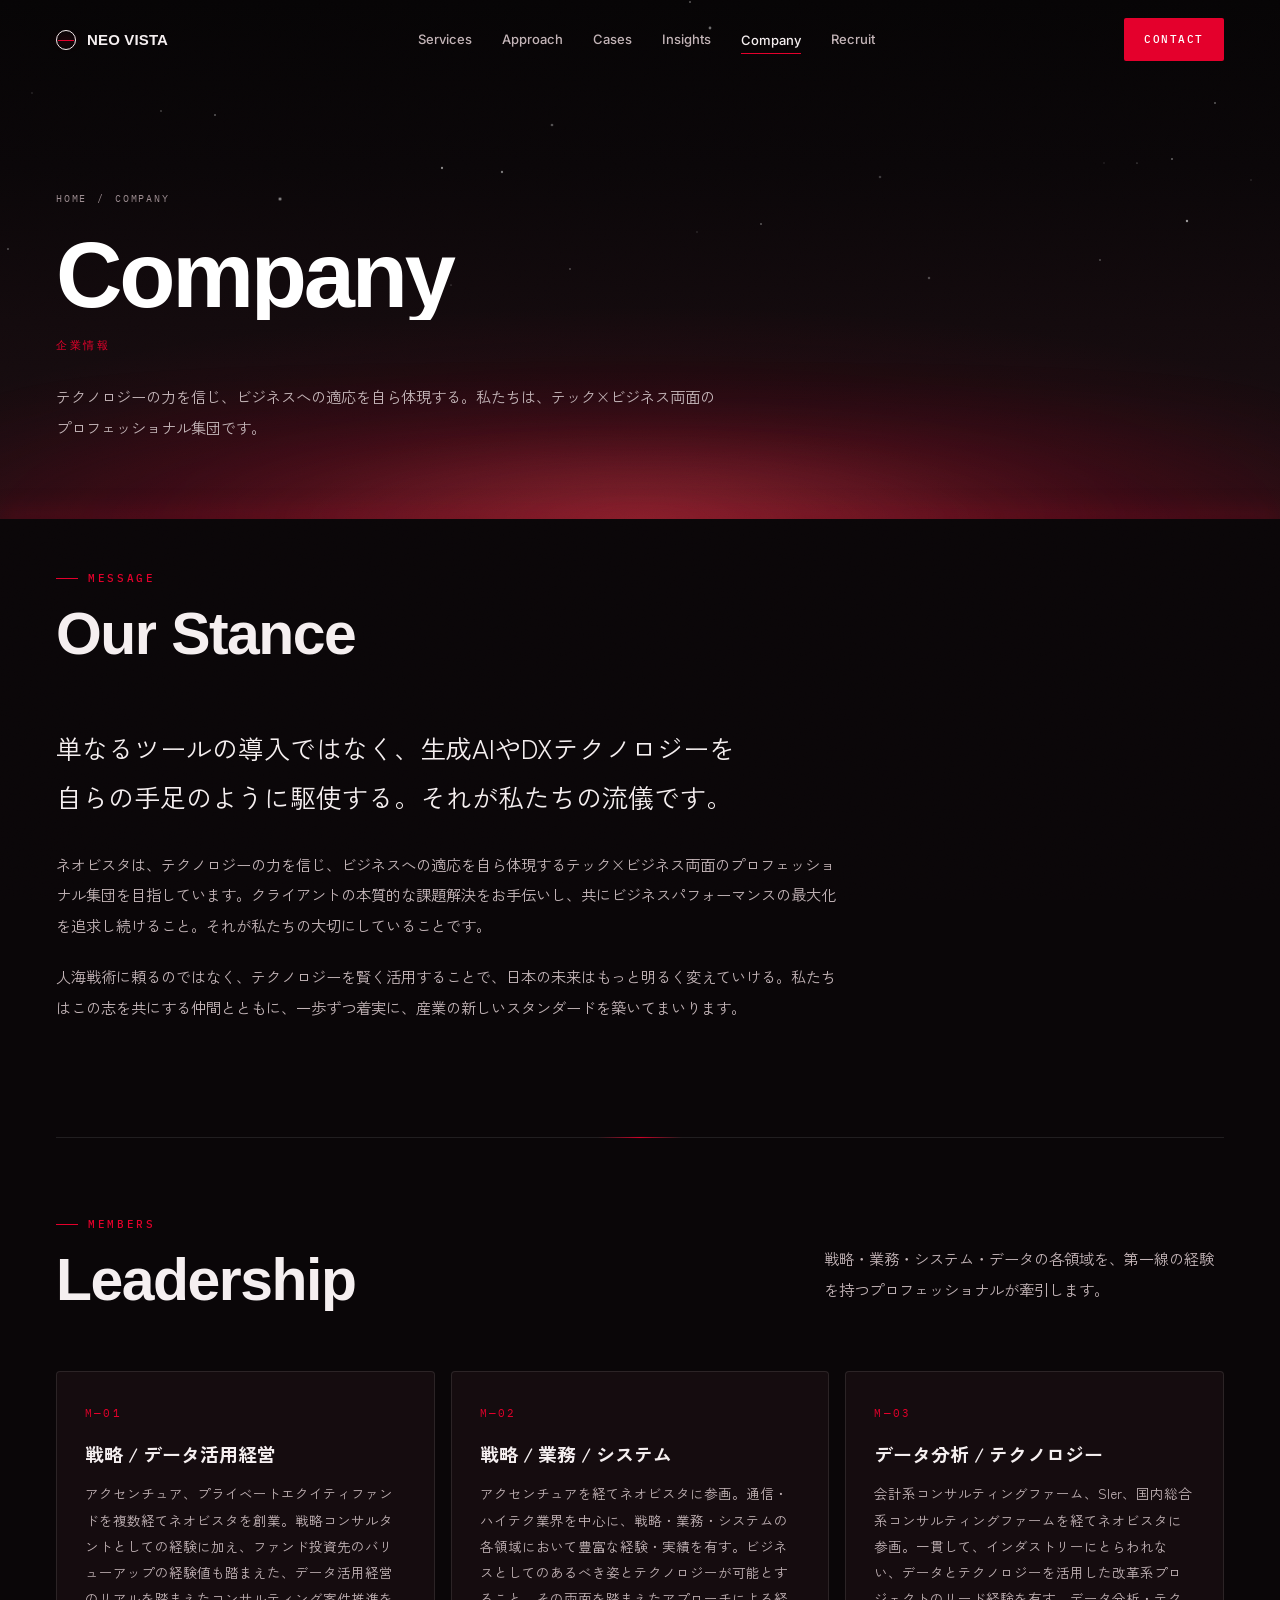
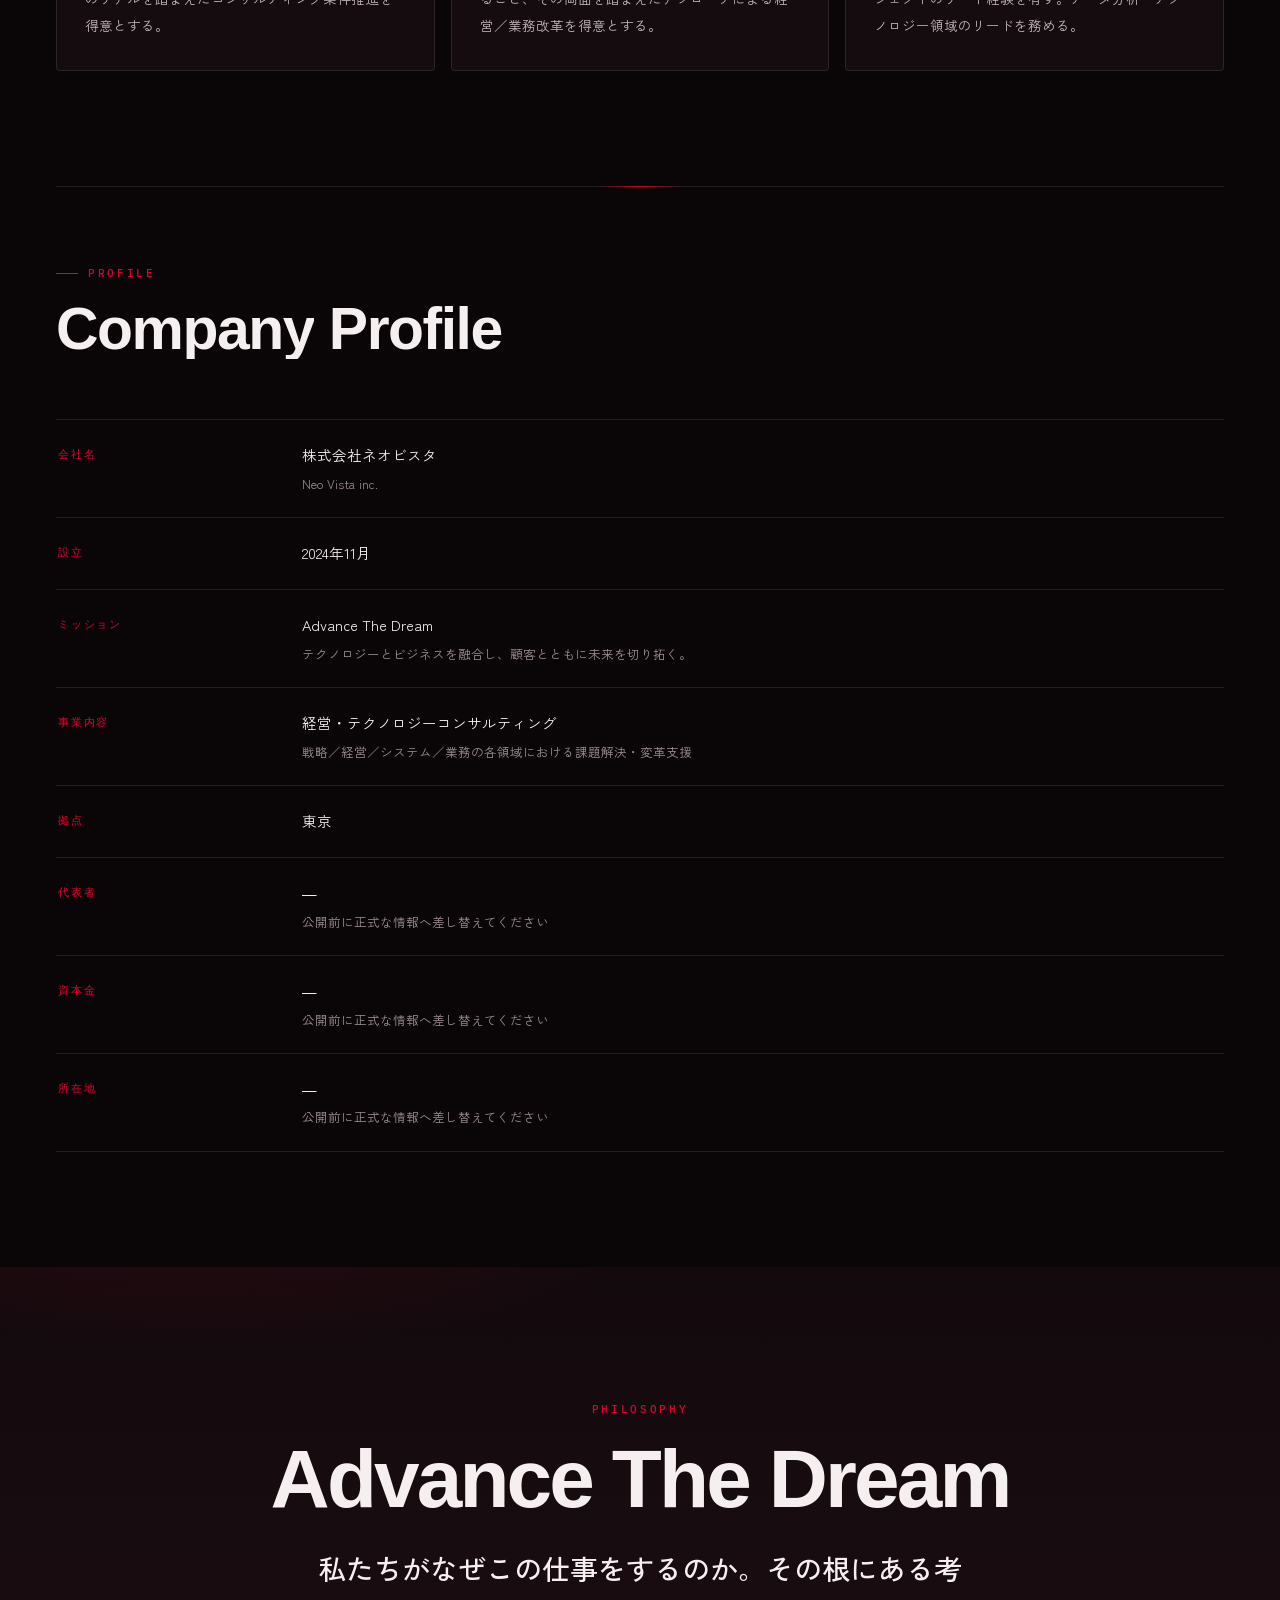
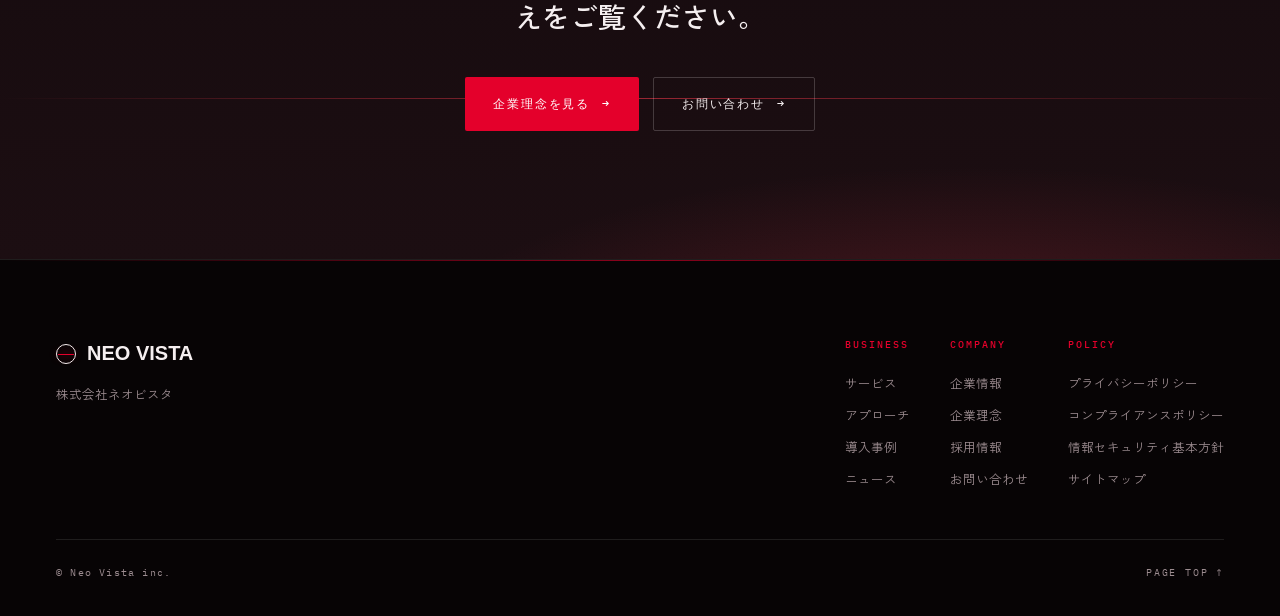
<file: company.html>
<!DOCTYPE html>
<html lang="ja">
<head>
<meta charset="UTF-8">
<meta name="viewport" content="width=device-width, initial-scale=1.0, viewport-fit=cover">
<title>企業情報 ｜ 株式会社ネオビスタ</title>
<meta name="description" content="株式会社ネオビスタの企業情報。経営とテクノロジーを融合し、産業の新しいスタンダードを築くプロフェッショナル集団です。">
<meta property="og:site_name" content="株式会社ネオビスタ">
<meta property="og:title" content="企業情報 ｜ 株式会社ネオビスタ">
<meta property="og:type" content="website">
<meta name="theme-color" content="#0A0608">
<link rel="preconnect" href="https://fonts.googleapis.com">
<link rel="preconnect" href="https://fonts.gstatic.com" crossorigin>
<link href="https://fonts.googleapis.com/css2?family=Archivo+Expanded:wght@700;800&family=IBM+Plex+Mono:wght@400;500&family=Inter:wght@400;500&family=Zen+Kaku+Gothic+New:wght@400;500;700&display=swap" rel="stylesheet">
<link rel="stylesheet" href="styles.css">
</head>
<body id="top">

<div class="grain"></div>
<div class="tx enter"></div>
<div class="progress"></div>

<header class="hd">
  <a class="brand" href="index.html"><span class="mk"></span>NEO&nbsp;VISTA</a>
  <nav class="nav">
    <a href="services.html">Services</a>
    <a href="approach.html">Approach</a>
    <a href="cases.html">Cases</a>
    <a href="insights.html">Insights</a>
    <span class="drop">
      <a href="company.html" class="on">Company</a>
      <div class="drop-panel"><ul>
        <li><a href="company.html">企業情報</a></li>
        <li><a href="philosophy.html">企業理念</a></li>
      </ul></div>
    </span>
    <a href="recruit.html">Recruit</a>
  </nav>
  <a class="hd-cta" href="contact.html">Contact</a>
  <button class="burger" aria-label="メニューを開く" aria-expanded="false"><i></i><i></i><i></i></button>
</header>

<nav class="menu" id="menu">
  <div class="m-hz"></div>
  <a class="ml" href="services.html"><span class="en">Services</span><span class="jp">サービス</span></a>
  <a class="ml" href="approach.html"><span class="en">Approach</span><span class="jp">アプローチ</span></a>
  <a class="ml" href="cases.html"><span class="en">Cases</span><span class="jp">導入事例</span></a>
  <a class="ml" href="insights.html"><span class="en">Insights</span><span class="jp">ニュース</span></a>
  <a class="ml on" href="company.html"><span class="en">Company</span><span class="jp">企業情報</span></a>
  <a class="ml" href="philosophy.html"><span class="en">Philosophy</span><span class="jp">企業理念</span></a>
  <a class="ml" href="recruit.html"><span class="en">Recruit</span><span class="jp">採用</span></a>
  <div class="m-foot">
    <a class="m-cta" href="contact.html">お問い合わせ</a>
    <a class="m-cta gh" href="contact.html">カジュアル面談を申し込む</a>
  </div>
</nav>

<section class="phero">
  <div class="vista"><div class="sky"></div><div class="glow"></div><div class="hz"></div><div class="stars" data-n="24"></div></div>
  <div class="wrap in">
    <div class="crumb"><a href="index.html">Home</a> / <span>Company</span></div>
    <h1><span class="ln"><span>Company</span></span></h1>
    <div class="jt">企業情報</div>
    <p class="pl lead">テクノロジーの力を信じ、ビジネスへの適応を自ら体現する。私たちは、テック×ビジネス両面のプロフェッショナル集団です。</p>
  </div>
</section>

<section class="sec" style="padding-top:clamp(30px,4vw,50px)">
  <div class="wrap">
    <div class="sh">
      <div class="l">
        <div class="k"><span class="mono">Message</span></div>
        <h2 class="h2" data-split>Our Stance</h2>
      </div>
    </div>
    <div style="max-width:780px">
      <p class="rv" style="font-family:var(--jp);font-size:clamp(18px,2.3vw,26px);line-height:1.85;color:var(--bone);margin-bottom:28px">
        単なるツールの導入ではなく、生成AIやDXテクノロジーを<br class="d-br">自らの手足のように駆使する。それが私たちの流儀です。
      </p>
      <p class="lead rv" data-d="1" style="margin-bottom:20px">ネオビスタは、テクノロジーの力を信じ、ビジネスへの適応を自ら体現するテック×ビジネス両面のプロフェッショナル集団を目指しています。クライアントの本質的な課題解決をお手伝いし、共にビジネスパフォーマンスの最大化を追求し続けること。それが私たちの大切にしていることです。</p>
      <p class="lead rv" data-d="2">人海戦術に頼るのではなく、テクノロジーを賢く活用することで、日本の未来はもっと明るく変えていける。私たちはこの志を共にする仲間とともに、一歩ずつ着実に、産業の新しいスタンダードを築いてまいります。</p>
    </div>
  </div>
</section>

<section class="sec sec-tight">
  <div class="wrap">
    <div class="hz-rule" style="margin-bottom:clamp(50px,6vw,90px)"></div>
    <div class="sh">
      <div class="l">
        <div class="k"><span class="mono">Members</span></div>
        <h2 class="h2" data-split>Leadership</h2>
      </div>
      <p class="r lead">戦略・業務・システム・データの各領域を、第一線の経験を持つプロフェッショナルが牽引します。</p>
    </div>
    <div class="grid c3">
      <div class="card rv" data-d="1">
        <div class="no">M—01</div>
        <h3 class="h3">戦略 / データ活用経営</h3>
        <p>アクセンチュア、プライベートエクイティファンドを複数経てネオビスタを創業。戦略コンサルタントとしての経験に加え、ファンド投資先のバリューアップの経験値も踏まえた、データ活用経営のリアルを踏まえたコンサルティング案件推進を得意とする。</p>
      </div>
      <div class="card rv" data-d="2">
        <div class="no">M—02</div>
        <h3 class="h3">戦略 / 業務 / システム</h3>
        <p>アクセンチュアを経てネオビスタに参画。通信・ハイテク業界を中心に、戦略・業務・システムの各領域において豊富な経験・実績を有す。ビジネスとしてのあるべき姿とテクノロジーが可能とすること、その両面を踏まえたアプローチによる経営／業務改革を得意とする。</p>
      </div>
      <div class="card rv" data-d="3">
        <div class="no">M—03</div>
        <h3 class="h3">データ分析 / テクノロジー</h3>
        <p>会計系コンサルティングファーム、SIer、国内総合系コンサルティングファームを経てネオビスタに参画。一貫して、インダストリーにとらわれない、データとテクノロジーを活用した改革系プロジェクトのリード経験を有す。データ分析・テクノロジー領域のリードを務める。</p>
      </div>
    </div>
  </div>
</section>

<section class="sec sec-tight">
  <div class="wrap">
    <div class="hz-rule" style="margin-bottom:clamp(50px,6vw,90px)"></div>
    <div class="sh">
      <div class="l">
        <div class="k"><span class="mono">Profile</span></div>
        <h2 class="h2" data-split>Company Profile</h2>
      </div>
    </div>
    <dl class="prof rv">
      <div class="row"><dt>会社名</dt><dd>株式会社ネオビスタ<span class="s">Neo Vista inc.</span></dd></div>
      <div class="row"><dt>設立</dt><dd>2024年11月</dd></div>
      <div class="row"><dt>ミッション</dt><dd>Advance The Dream<span class="s">テクノロジーとビジネスを融合し、顧客とともに未来を切り拓く。</span></dd></div>
      <div class="row"><dt>事業内容</dt><dd>経営・テクノロジーコンサルティング<span class="s">戦略／経営／システム／業務の各領域における課題解決・変革支援</span></dd></div>
      <div class="row"><dt>拠点</dt><dd>東京</dd></div>
      <div class="row"><dt>代表者</dt><dd>―<span class="s">公開前に正式な情報へ差し替えてください</span></dd></div>
      <div class="row"><dt>資本金</dt><dd>―<span class="s">公開前に正式な情報へ差し替えてください</span></dd></div>
      <div class="row"><dt>所在地</dt><dd>―<span class="s">公開前に正式な情報へ差し替えてください</span></dd></div>
    </dl>
  </div>
</section>

<section class="band center">
  <div class="bg"></div><div class="bhz"></div>
  <div class="wrap in">
    <div class="rv"><span class="mono">Philosophy</span></div>
    <h2 data-split>Advance The Dream</h2>
    <p class="bl rv">私たちがなぜこの仕事をするのか。その根にある考えをご覧ください。</p>
    <div class="btns rv"><a class="btn" href="philosophy.html">企業理念を見る <span class="aw">→</span></a><a class="btn gh" href="contact.html">お問い合わせ <span class="aw">→</span></a></div>
  </div>
</section>

<footer class="ft">
  <div class="fhz"></div>
  <div class="wrap">
    <div class="ft-top">
      <div>
        <div class="ft-brand"><span class="mk"></span>NEO&nbsp;VISTA</div>
        <p class="ft-nm">株式会社ネオビスタ</p>
      </div>
      <div class="ft-cols">
        <div class="ft-col">
          <h4>Business</h4>
          <a href="services.html">サービス</a>
          <a href="approach.html">アプローチ</a>
          <a href="cases.html">導入事例</a>
          <a href="insights.html">ニュース</a>
        </div>
        <div class="ft-col">
          <h4>Company</h4>
          <a href="company.html">企業情報</a>
          <a href="philosophy.html">企業理念</a>
          <a href="recruit.html">採用情報</a>
          <a href="contact.html">お問い合わせ</a>
        </div>
        <div class="ft-col">
          <h4>Policy</h4>
          <a href="#">プライバシーポリシー</a>
          <a href="#">コンプライアンスポリシー</a>
          <a href="#">情報セキュリティ基本方針</a>
          <a href="#">サイトマップ</a>
        </div>
      </div>
    </div>
    <div class="ft-bot">
      <small>© Neo Vista inc.</small>
      <a class="tp" href="#top">Page Top ↑</a>
    </div>
  </div>
</footer>

<div class="mcta">
  <a href="contact.html">Contact<i>お問い合わせ</i></a>
  <a class="hot" href="contact.html">Casual Meeting<i>カジュアル面談 受付中</i></a>
</div>

<script src="app.js"></script>

</body>
</html>
</file>
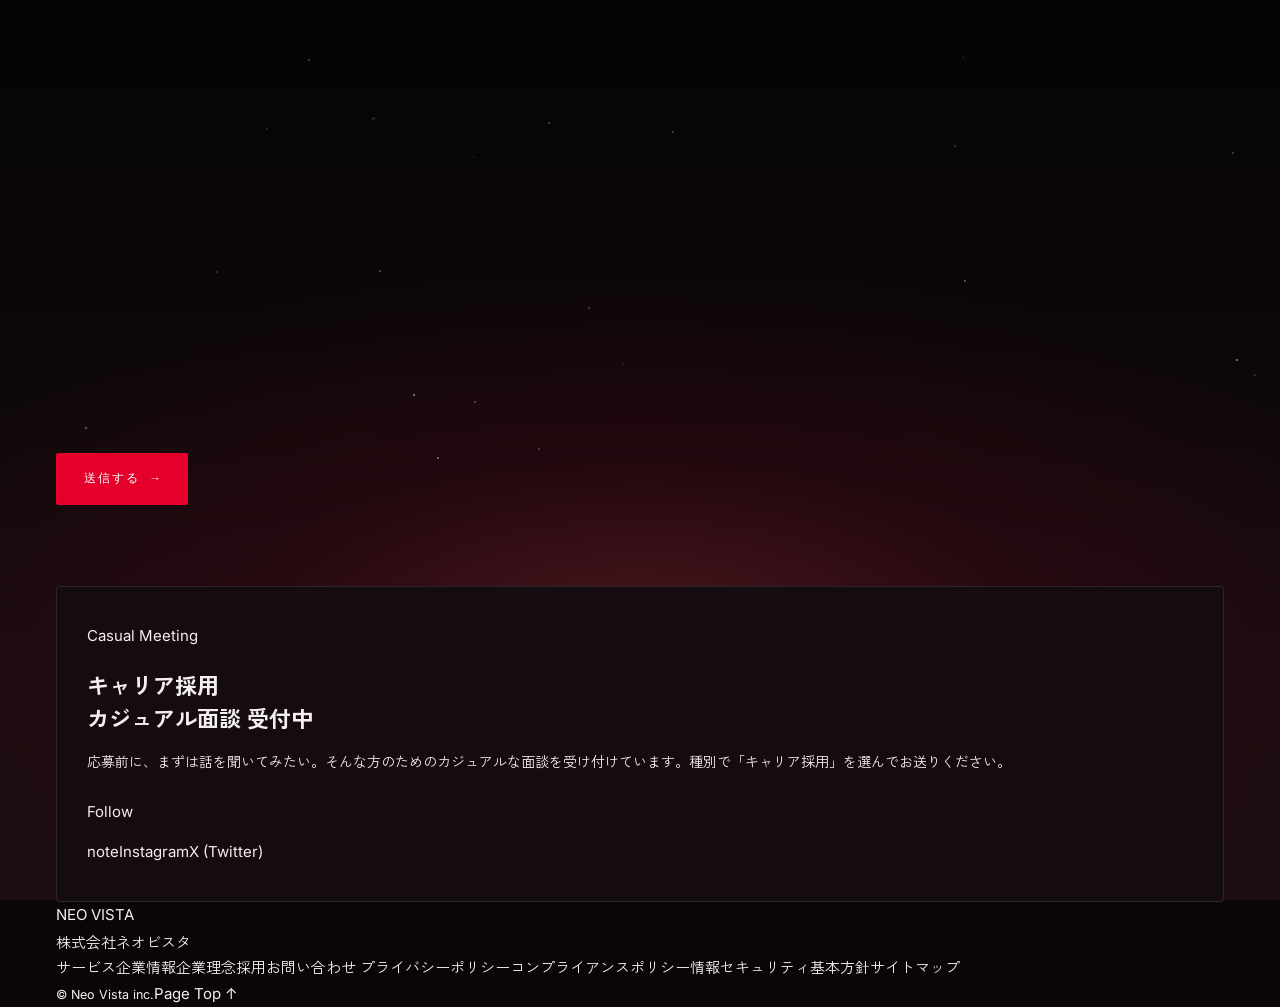
<file: contact.html>
<!DOCTYPE html>
<html lang="ja">
<head>
<meta charset="UTF-8">
<meta name="viewport" content="width=device-width, initial-scale=1.0, viewport-fit=cover">
<title>お問い合わせ ｜ 株式会社ネオビスタ</title>
<meta name="description" content="株式会社ネオビスタへのお問い合わせ・キャリア採用のカジュアル面談のお申し込みはこちら。">
<link rel="preconnect" href="https://fonts.googleapis.com">
<link rel="preconnect" href="https://fonts.gstatic.com" crossorigin>
<link href="https://fonts.googleapis.com/css2?family=Archivo+Expanded:wght@600;700;800&family=Archivo:wght@400;500;600&family=Inter:wght@400;500&family=Zen+Kaku+Gothic+New:wght@400;500;700&display=swap" rel="stylesheet">
<link rel="stylesheet" href="styles.css">
</head>
<body id="top">

<header class="site-header">
  <a class="logo" href="index.html"><span class="mark"></span>NEO&nbsp;VISTA</a>
  <nav class="nav-desktop">
    <a href="services.html">Services</a>
    <a href="company.html">Company</a>
    <a href="philosophy.html">Philosophy</a>
    <a href="recruit.html">Recruit</a>
  </nav>
  <a class="nav-cta" href="contact.html">Contact</a>
  <button class="burger" aria-label="メニューを開く"><span></span><span></span><span></span></button>
</header>
<nav class="menu" id="menu">
  <a class="m-link" href="services.html"><span class="en">Services</span><span class="jp">サービス</span></a>
  <a class="m-link" href="company.html"><span class="en">Company</span><span class="jp">企業情報</span></a>
  <a class="m-link" href="philosophy.html"><span class="en">Philosophy</span><span class="jp">企業理念</span></a>
  <a class="m-link" href="recruit.html"><span class="en">Recruit</span><span class="jp">採用</span></a>
  <div class="m-foot">
    <a class="m-cta" href="contact.html">お問い合わせ</a>
    <a class="m-cta ghost" href="contact.html">カジュアル面談を申し込む</a>
  </div>
</nav>

<section class="page-hero">
  <div class="vista"><div class="sky"></div><div class="hline"></div><div class="aurora"></div><div class="stars" data-n="26"></div></div>
  <div class="wrap inner">
    <div class="crumb"><a href="index.html">Home</a> &nbsp;/&nbsp; Contact</div>
    <h1 class="disp">Contact</h1>
    <div class="jp-title">お問い合わせ</div>
    <p class="lead jp">事業課題のご相談から、キャリア採用のカジュアル面談まで。以下のフォームよりお気軽にお問い合わせください。</p>
  </div>
</section>

<section class="block" style="padding-top:30px">
  <div class="wrap">
    <div class="cards c2" style="align-items:start;gap:56px">
      <!-- FORM -->
      <div class="reveal">
        <form class="form" id="cform" novalidate>
          <div class="field"><label for="type">お問い合わせ種別</label>
            <select id="type">
              <option>サービスに関するご相談</option>
              <option>キャリア採用（カジュアル面談）</option>
              <option>取材・メディアのご依頼</option>
              <option>その他</option>
            </select>
          </div>
          <div class="row2">
            <div class="field"><label for="name">お名前</label><input id="name" type="text" placeholder="山田 太郎"></div>
            <div class="field"><label for="company">会社名</label><input id="company" type="text" placeholder="株式会社〇〇"></div>
          </div>
          <div class="field"><label for="email">メールアドレス</label><input id="email" type="email" placeholder="you@example.com"></div>
          <div class="field"><label for="msg">お問い合わせ内容</label><textarea id="msg" placeholder="ご相談内容をご記入ください。"></textarea></div>
          <div><button class="btn" type="submit">送信する <span class="arw">→</span></button></div>
          <p class="jp" style="font-size:12px;color:var(--slate);line-height:1.7">送信するとメールアプリが起動します。<br>※ 送信先アドレス（現在 info@neo-vista.co.jp）は、実際の受信用アドレスに差し替えてください。フォームから直接送信したい場合は、Formspree等の無料フォームサービスと連携できます。</p>
        </form>
      </div>

      <!-- INFO -->
      <div class="reveal">
        <div class="card" style="padding:36px 30px">
          <div class="eyebrow" style="margin-bottom:18px">Casual Meeting</div>
          <h2 class="jp" style="font-size:22px;font-weight:700;line-height:1.5;margin-bottom:14px">キャリア採用<br>カジュアル面談 受付中</h2>
          <p class="jp" style="font-size:14px;color:var(--slate-2);line-height:1.95;margin-bottom:24px">応募前に、まずは話を聞いてみたい。そんな方のためのカジュアルな面談を受け付けています。種別で「キャリア採用」を選んでお送りください。</p>
          <div class="rule" style="margin:24px 0"></div>
          <div class="eyebrow" style="margin-bottom:14px">Follow</div>
          <div class="foot-cols" style="justify-content:flex-start">
            <a href="#">note</a><a href="#">Instagram</a><a href="#">X (Twitter)</a>
          </div>
        </div>
      </div>
    </div>
  </div>
</section>

<footer class="site-footer">
  <div class="wrap">
    <div class="foot-top">
      <div><div class="foot-logo"><span class="logo"><span class="mark"></span></span>NEO&nbsp;VISTA</div><p class="foot-name jp">株式会社ネオビスタ</p></div>
      <div class="foot-cols">
        <a href="services.html">サービス</a><a href="company.html">企業情報</a><a href="philosophy.html">企業理念</a><a href="recruit.html">採用</a><a href="contact.html">お問い合わせ</a>
        <a href="#">プライバシーポリシー</a><a href="#">コンプライアンスポリシー</a><a href="#">情報セキュリティ基本方針</a><a href="#">サイトマップ</a>
      </div>
    </div>
    <div class="foot-bottom"><small>© Neo Vista inc.</small><a class="top" href="#top">Page Top ↑</a></div>
  </div>
</footer>

<script src="app.js"></script>
<script>
  document.getElementById('cform').addEventListener('submit', function (e) {
    e.preventDefault();
    var g = function (id) { return encodeURIComponent(document.getElementById(id).value || ''); };
    var subject = encodeURIComponent('【お問い合わせ】' + document.getElementById('type').value);
    var body = 'お名前: ' + decodeURIComponent(g('name')) +
      '\n会社名: ' + decodeURIComponent(g('company')) +
      '\nメール: ' + decodeURIComponent(g('email')) +
      '\n\n' + decodeURIComponent(g('msg'));
    window.location.href = 'mailto:info@neo-vista.co.jp?subject=' + subject +
      '&body=' + encodeURIComponent(body);
  });
</script>
</body>
</html>
</file>
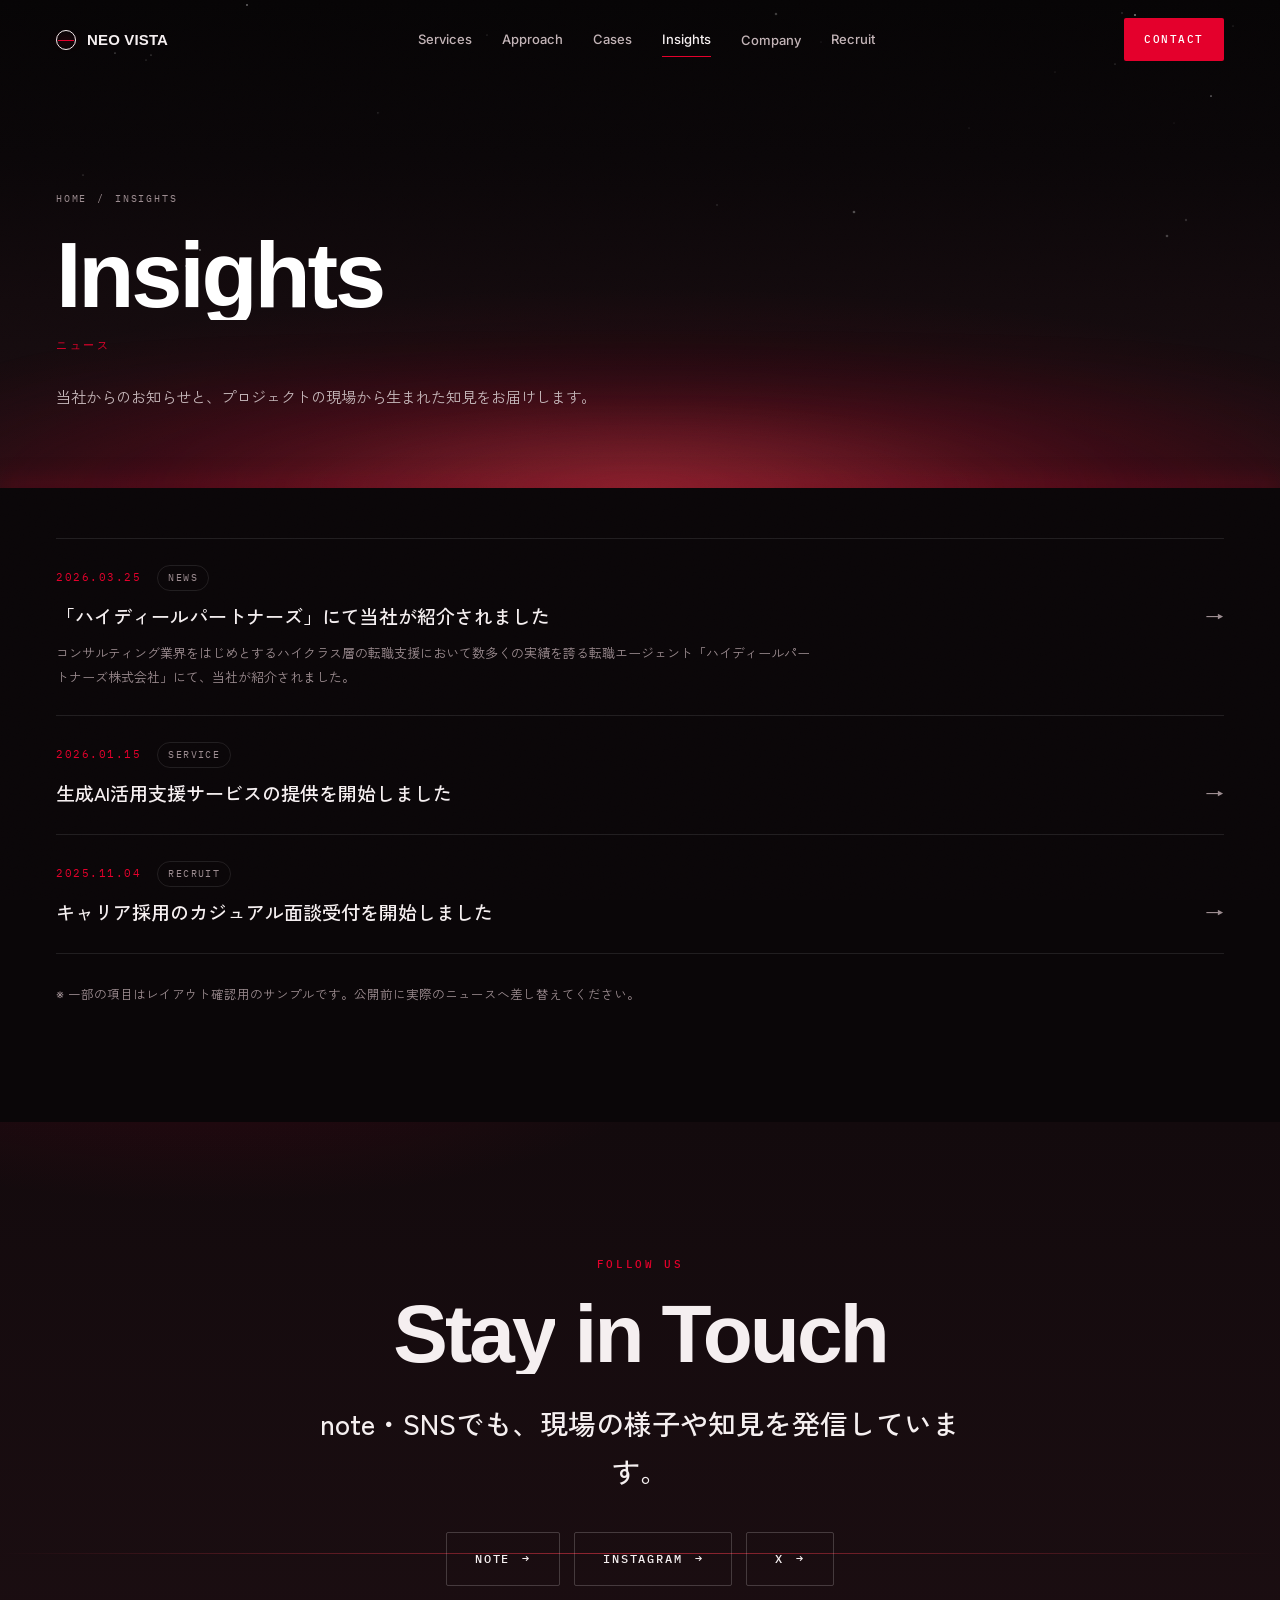
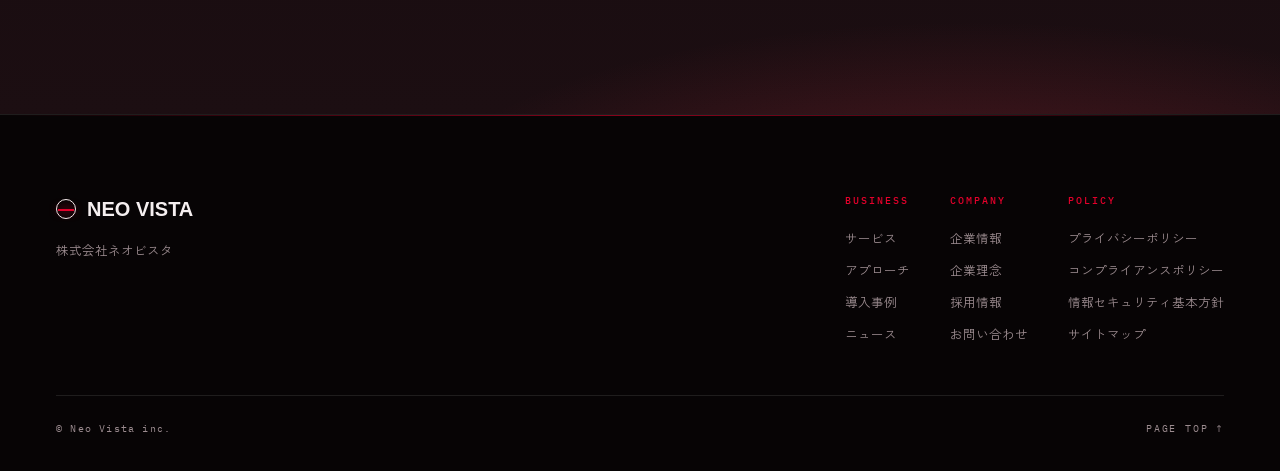
<file: insights.html>
<!DOCTYPE html>
<html lang="ja">
<head>
<meta charset="UTF-8">
<meta name="viewport" content="width=device-width, initial-scale=1.0, viewport-fit=cover">
<title>ニュース ｜ 株式会社ネオビスタ</title>
<meta name="description" content="株式会社ネオビスタからのお知らせと、現場から生まれた知見。">
<meta property="og:site_name" content="株式会社ネオビスタ">
<meta property="og:title" content="ニュース ｜ 株式会社ネオビスタ">
<meta property="og:type" content="website">
<meta name="theme-color" content="#0A0608">
<link rel="preconnect" href="https://fonts.googleapis.com">
<link rel="preconnect" href="https://fonts.gstatic.com" crossorigin>
<link href="https://fonts.googleapis.com/css2?family=Archivo+Expanded:wght@700;800&family=IBM+Plex+Mono:wght@400;500&family=Inter:wght@400;500&family=Zen+Kaku+Gothic+New:wght@400;500;700&display=swap" rel="stylesheet">
<link rel="stylesheet" href="styles.css">
</head>
<body id="top">

<div class="grain"></div>
<div class="tx enter"></div>
<div class="progress"></div>

<header class="hd">
  <a class="brand" href="index.html"><span class="mk"></span>NEO&nbsp;VISTA</a>
  <nav class="nav">
    <a href="services.html">Services</a>
    <a href="approach.html">Approach</a>
    <a href="cases.html">Cases</a>
    <a href="insights.html" class="on">Insights</a>
    <span class="drop">
      <a href="company.html">Company</a>
      <div class="drop-panel"><ul>
        <li><a href="company.html">企業情報</a></li>
        <li><a href="philosophy.html">企業理念</a></li>
      </ul></div>
    </span>
    <a href="recruit.html">Recruit</a>
  </nav>
  <a class="hd-cta" href="contact.html">Contact</a>
  <button class="burger" aria-label="メニューを開く" aria-expanded="false"><i></i><i></i><i></i></button>
</header>

<nav class="menu" id="menu">
  <div class="m-hz"></div>
  <a class="ml" href="services.html"><span class="en">Services</span><span class="jp">サービス</span></a>
  <a class="ml" href="approach.html"><span class="en">Approach</span><span class="jp">アプローチ</span></a>
  <a class="ml" href="cases.html"><span class="en">Cases</span><span class="jp">導入事例</span></a>
  <a class="ml on" href="insights.html"><span class="en">Insights</span><span class="jp">ニュース</span></a>
  <a class="ml" href="company.html"><span class="en">Company</span><span class="jp">企業情報</span></a>
  <a class="ml" href="philosophy.html"><span class="en">Philosophy</span><span class="jp">企業理念</span></a>
  <a class="ml" href="recruit.html"><span class="en">Recruit</span><span class="jp">採用</span></a>
  <div class="m-foot">
    <a class="m-cta" href="contact.html">お問い合わせ</a>
    <a class="m-cta gh" href="contact.html">カジュアル面談を申し込む</a>
  </div>
</nav>

<section class="phero">
  <div class="vista"><div class="sky"></div><div class="glow"></div><div class="hz"></div><div class="stars" data-n="24"></div></div>
  <div class="wrap in">
    <div class="crumb"><a href="index.html">Home</a> / <span>Insights</span></div>
    <h1><span class="ln"><span>Insights</span></span></h1>
    <div class="jt">ニュース</div>
    <p class="pl lead">当社からのお知らせと、プロジェクトの現場から生まれた知見をお届けします。</p>
  </div>
</section>

<section class="sec" style="padding-top:clamp(30px,4vw,50px)">
  <div class="wrap">
    
    <a class="post rv" href="#">
      <div class="row"><span class="d">2026.03.25</span><span class="cat">News</span></div>
      <h3>「ハイディールパートナーズ」にて当社が紹介されました<span class="aw">→</span></h3>
      <p>コンサルティング業界をはじめとするハイクラス層の転職支援において数多くの実績を誇る転職エージェント「ハイディールパートナーズ株式会社」にて、当社が紹介されました。</p>
    </a>

    <a class="post rv" href="#">
      <div class="row"><span class="d">2026.01.15</span><span class="cat">Service</span></div>
      <h3>生成AI活用支援サービスの提供を開始しました<span class="aw">→</span></h3>
      
    </a>

    <a class="post rv" href="#">
      <div class="row"><span class="d">2025.11.04</span><span class="cat">Recruit</span></div>
      <h3>キャリア採用のカジュアル面談受付を開始しました<span class="aw">→</span></h3>
      
    </a>

    <p class="small rv" style="margin-top:30px">※ 一部の項目はレイアウト確認用のサンプルです。公開前に実際のニュースへ差し替えてください。</p>
  </div>
</section>

<section class="band center">
  <div class="bg"></div><div class="bhz"></div>
  <div class="wrap in">
    <div class="rv"><span class="mono">Follow us</span></div>
    <h2 data-split>Stay in Touch</h2>
    <p class="bl rv">note・SNSでも、現場の様子や知見を発信しています。</p>
    <div class="btns rv"><a class="btn gh" href="#">note <span class="aw">→</span></a><a class="btn gh" href="#">Instagram <span class="aw">→</span></a><a class="btn gh" href="#">X <span class="aw">→</span></a></div>
  </div>
</section>

<footer class="ft">
  <div class="fhz"></div>
  <div class="wrap">
    <div class="ft-top">
      <div>
        <div class="ft-brand"><span class="mk"></span>NEO&nbsp;VISTA</div>
        <p class="ft-nm">株式会社ネオビスタ</p>
      </div>
      <div class="ft-cols">
        <div class="ft-col">
          <h4>Business</h4>
          <a href="services.html">サービス</a>
          <a href="approach.html">アプローチ</a>
          <a href="cases.html">導入事例</a>
          <a href="insights.html">ニュース</a>
        </div>
        <div class="ft-col">
          <h4>Company</h4>
          <a href="company.html">企業情報</a>
          <a href="philosophy.html">企業理念</a>
          <a href="recruit.html">採用情報</a>
          <a href="contact.html">お問い合わせ</a>
        </div>
        <div class="ft-col">
          <h4>Policy</h4>
          <a href="#">プライバシーポリシー</a>
          <a href="#">コンプライアンスポリシー</a>
          <a href="#">情報セキュリティ基本方針</a>
          <a href="#">サイトマップ</a>
        </div>
      </div>
    </div>
    <div class="ft-bot">
      <small>© Neo Vista inc.</small>
      <a class="tp" href="#top">Page Top ↑</a>
    </div>
  </div>
</footer>

<div class="mcta">
  <a href="contact.html">Contact<i>お問い合わせ</i></a>
  <a class="hot" href="contact.html">Casual Meeting<i>カジュアル面談 受付中</i></a>
</div>

<script src="app.js"></script>

</body>
</html>
</file>
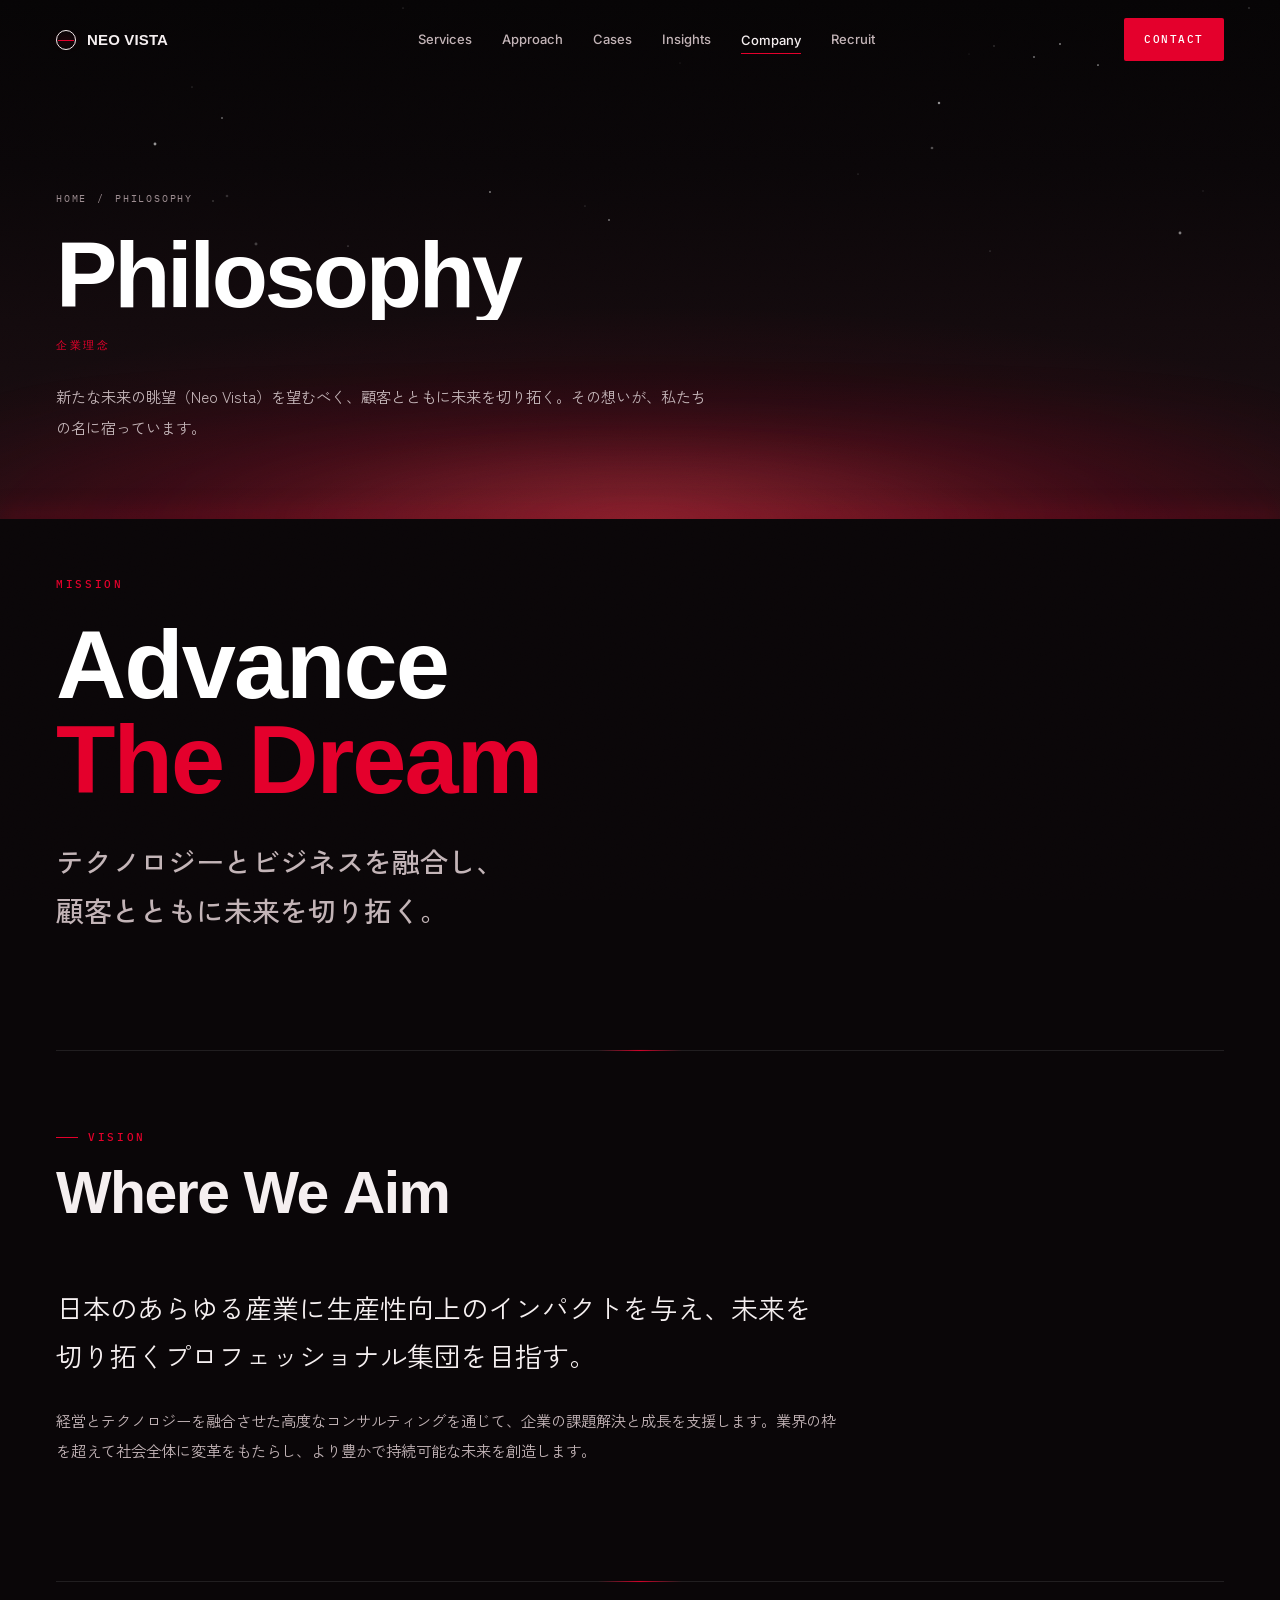
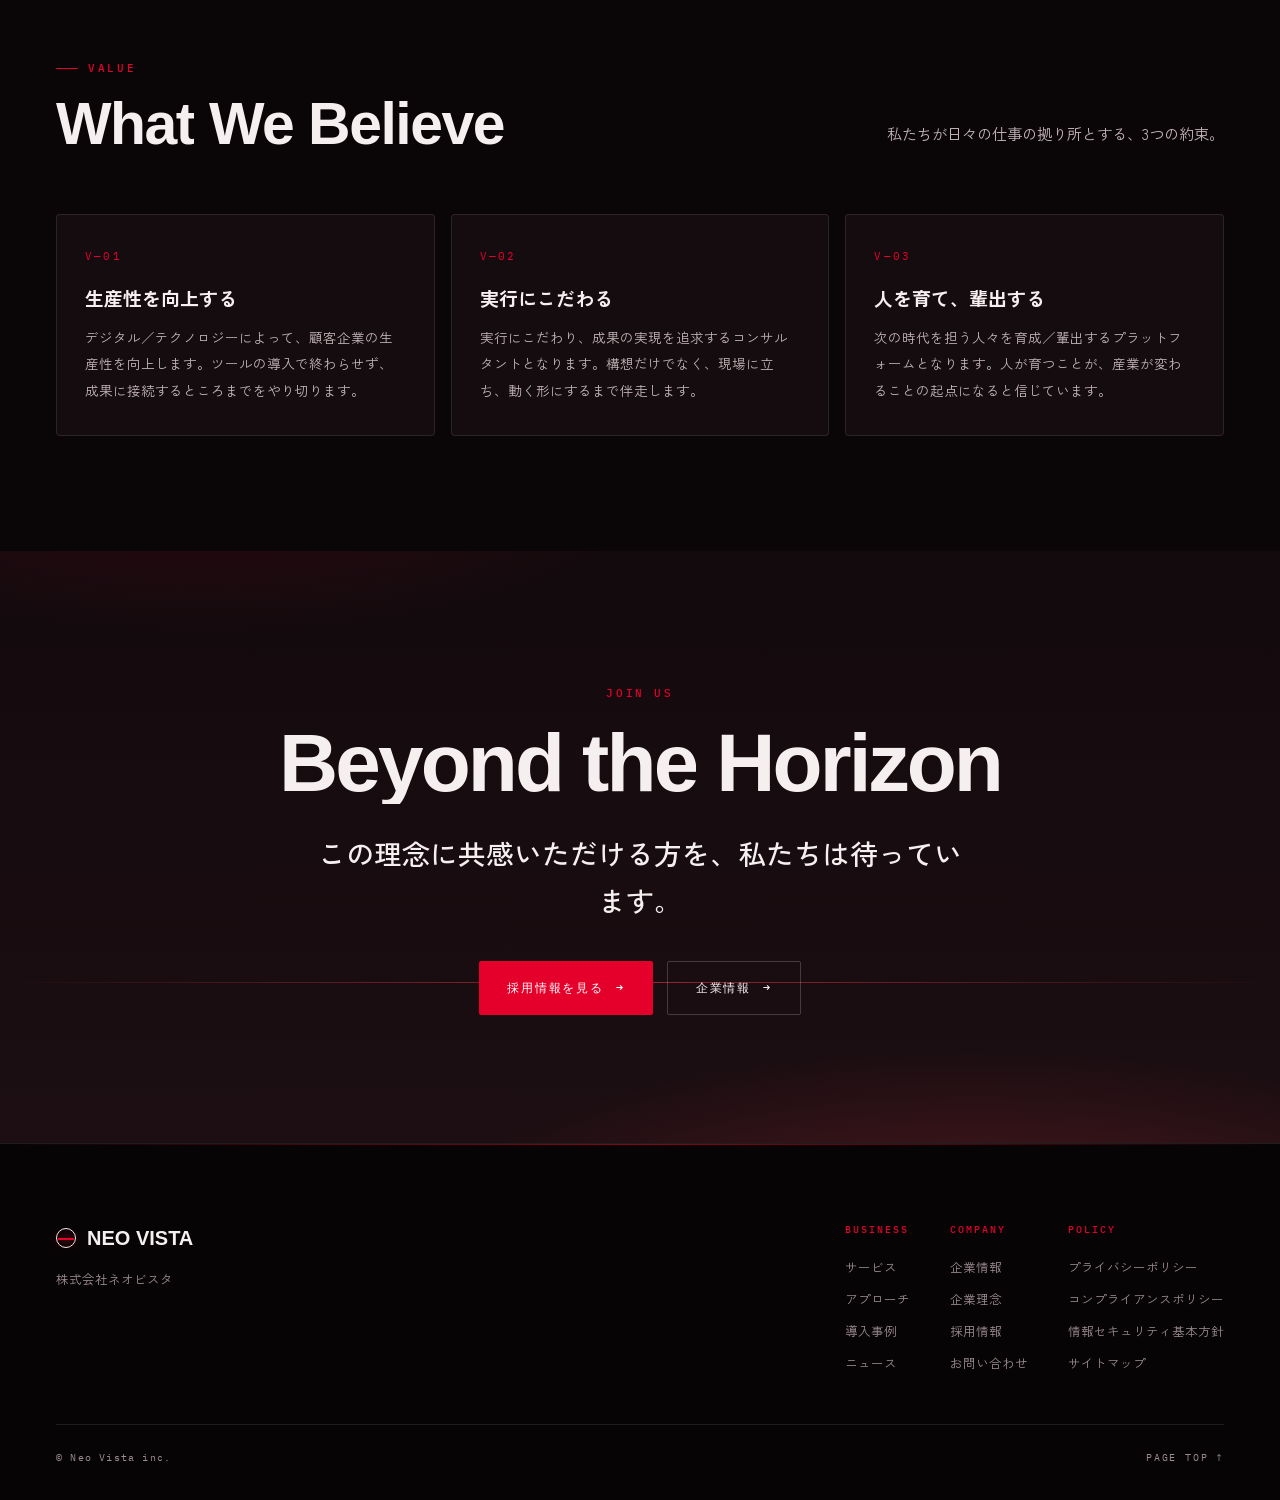
<file: philosophy.html>
<!DOCTYPE html>
<html lang="ja">
<head>
<meta charset="UTF-8">
<meta name="viewport" content="width=device-width, initial-scale=1.0, viewport-fit=cover">
<title>企業理念 ｜ 株式会社ネオビスタ</title>
<meta name="description" content="株式会社ネオビスタの企業理念。Mission・Vision・Value。テクノロジーとビジネスを融合し、顧客とともに未来を切り拓く。">
<meta property="og:site_name" content="株式会社ネオビスタ">
<meta property="og:title" content="企業理念 ｜ 株式会社ネオビスタ">
<meta property="og:type" content="website">
<meta name="theme-color" content="#0A0608">
<link rel="preconnect" href="https://fonts.googleapis.com">
<link rel="preconnect" href="https://fonts.gstatic.com" crossorigin>
<link href="https://fonts.googleapis.com/css2?family=Archivo+Expanded:wght@700;800&family=IBM+Plex+Mono:wght@400;500&family=Inter:wght@400;500&family=Zen+Kaku+Gothic+New:wght@400;500;700&display=swap" rel="stylesheet">
<link rel="stylesheet" href="styles.css">
</head>
<body id="top">

<div class="grain"></div>
<div class="tx enter"></div>
<div class="progress"></div>

<header class="hd">
  <a class="brand" href="index.html"><span class="mk"></span>NEO&nbsp;VISTA</a>
  <nav class="nav">
    <a href="services.html">Services</a>
    <a href="approach.html">Approach</a>
    <a href="cases.html">Cases</a>
    <a href="insights.html">Insights</a>
    <span class="drop">
      <a href="company.html" class="on">Company</a>
      <div class="drop-panel"><ul>
        <li><a href="company.html">企業情報</a></li>
        <li><a href="philosophy.html">企業理念</a></li>
      </ul></div>
    </span>
    <a href="recruit.html">Recruit</a>
  </nav>
  <a class="hd-cta" href="contact.html">Contact</a>
  <button class="burger" aria-label="メニューを開く" aria-expanded="false"><i></i><i></i><i></i></button>
</header>

<nav class="menu" id="menu">
  <div class="m-hz"></div>
  <a class="ml" href="services.html"><span class="en">Services</span><span class="jp">サービス</span></a>
  <a class="ml" href="approach.html"><span class="en">Approach</span><span class="jp">アプローチ</span></a>
  <a class="ml" href="cases.html"><span class="en">Cases</span><span class="jp">導入事例</span></a>
  <a class="ml" href="insights.html"><span class="en">Insights</span><span class="jp">ニュース</span></a>
  <a class="ml on" href="company.html"><span class="en">Company</span><span class="jp">企業情報</span></a>
  <a class="ml" href="philosophy.html"><span class="en">Philosophy</span><span class="jp">企業理念</span></a>
  <a class="ml" href="recruit.html"><span class="en">Recruit</span><span class="jp">採用</span></a>
  <div class="m-foot">
    <a class="m-cta" href="contact.html">お問い合わせ</a>
    <a class="m-cta gh" href="contact.html">カジュアル面談を申し込む</a>
  </div>
</nav>

<section class="phero">
  <div class="vista"><div class="sky"></div><div class="glow"></div><div class="hz"></div><div class="stars" data-n="24"></div></div>
  <div class="wrap in">
    <div class="crumb"><a href="index.html">Home</a> / <span>Philosophy</span></div>
    <h1><span class="ln"><span>Philosophy</span></span></h1>
    <div class="jt">企業理念</div>
    <p class="pl lead">新たな未来の眺望（Neo Vista）を望むべく、顧客とともに未来を切り拓く。その想いが、私たちの名に宿っています。</p>
  </div>
</section>

<section class="sec" style="padding-top:clamp(30px,4vw,60px)">
  <div class="wrap">
    <div class="rv"><span class="mono">Mission</span></div>
    <h2 class="disp rv" data-d="1" style="font-weight:800;font-size:clamp(40px,7.6vw,100px);line-height:.98;margin:20px 0 30px;color:#fff">
      Advance<br><span style="color:var(--ember)">The&nbsp;Dream</span>
    </h2>
    <p class="rv" data-d="2" style="font-family:var(--jp);font-weight:500;font-size:clamp(18px,2.5vw,28px);line-height:1.75;color:var(--ash-2);max-width:680px">
      テクノロジーとビジネスを融合し、<br>顧客とともに未来を切り拓く。
    </p>
  </div>
</section>

<section class="sec sec-tight">
  <div class="wrap">
    <div class="hz-rule" style="margin-bottom:clamp(50px,6vw,90px)"></div>
    <div class="sh">
      <div class="l">
        <div class="k"><span class="mono">Vision</span></div>
        <h2 class="h2" data-split>Where We Aim</h2>
      </div>
    </div>
    <div style="max-width:780px">
      <p class="rv" style="font-family:var(--jp);font-size:clamp(19px,2.4vw,27px);line-height:1.8;color:var(--bone);margin-bottom:24px">
        日本のあらゆる産業に生産性向上のインパクトを与え、未来を切り拓くプロフェッショナル集団を目指す。
      </p>
      <p class="lead rv" data-d="1">経営とテクノロジーを融合させた高度なコンサルティングを通じて、企業の課題解決と成長を支援します。業界の枠を超えて社会全体に変革をもたらし、より豊かで持続可能な未来を創造します。</p>
    </div>
  </div>
</section>

<section class="sec sec-tight">
  <div class="wrap">
    <div class="hz-rule" style="margin-bottom:clamp(50px,6vw,90px)"></div>
    <div class="sh">
      <div class="l">
        <div class="k"><span class="mono">Value</span></div>
        <h2 class="h2" data-split>What We Believe</h2>
      </div>
      <p class="r lead">私たちが日々の仕事の拠り所とする、3つの約束。</p>
    </div>
    <div class="grid c3">
      <div class="card rv" data-d="1">
        <div class="no">V—01</div>
        <h3 class="h3">生産性を向上する</h3>
        <p>デジタル／テクノロジーによって、顧客企業の生産性を向上します。ツールの導入で終わらせず、成果に接続するところまでをやり切ります。</p>
      </div>
      <div class="card rv" data-d="2">
        <div class="no">V—02</div>
        <h3 class="h3">実行にこだわる</h3>
        <p>実行にこだわり、成果の実現を追求するコンサルタントとなります。構想だけでなく、現場に立ち、動く形にするまで伴走します。</p>
      </div>
      <div class="card rv" data-d="3">
        <div class="no">V—03</div>
        <h3 class="h3">人を育て、輩出する</h3>
        <p>次の時代を担う人々を育成／輩出するプラットフォームとなります。人が育つことが、産業が変わることの起点になると信じています。</p>
      </div>
    </div>
  </div>
</section>

<section class="band center">
  <div class="bg"></div><div class="bhz"></div>
  <div class="wrap in">
    <div class="rv"><span class="mono">Join us</span></div>
    <h2 data-split>Beyond the Horizon</h2>
    <p class="bl rv">この理念に共感いただける方を、私たちは待っています。</p>
    <div class="btns rv"><a class="btn" href="recruit.html">採用情報を見る <span class="aw">→</span></a><a class="btn gh" href="company.html">企業情報 <span class="aw">→</span></a></div>
  </div>
</section>

<footer class="ft">
  <div class="fhz"></div>
  <div class="wrap">
    <div class="ft-top">
      <div>
        <div class="ft-brand"><span class="mk"></span>NEO&nbsp;VISTA</div>
        <p class="ft-nm">株式会社ネオビスタ</p>
      </div>
      <div class="ft-cols">
        <div class="ft-col">
          <h4>Business</h4>
          <a href="services.html">サービス</a>
          <a href="approach.html">アプローチ</a>
          <a href="cases.html">導入事例</a>
          <a href="insights.html">ニュース</a>
        </div>
        <div class="ft-col">
          <h4>Company</h4>
          <a href="company.html">企業情報</a>
          <a href="philosophy.html">企業理念</a>
          <a href="recruit.html">採用情報</a>
          <a href="contact.html">お問い合わせ</a>
        </div>
        <div class="ft-col">
          <h4>Policy</h4>
          <a href="#">プライバシーポリシー</a>
          <a href="#">コンプライアンスポリシー</a>
          <a href="#">情報セキュリティ基本方針</a>
          <a href="#">サイトマップ</a>
        </div>
      </div>
    </div>
    <div class="ft-bot">
      <small>© Neo Vista inc.</small>
      <a class="tp" href="#top">Page Top ↑</a>
    </div>
  </div>
</footer>

<div class="mcta">
  <a href="contact.html">Contact<i>お問い合わせ</i></a>
  <a class="hot" href="contact.html">Casual Meeting<i>カジュアル面談 受付中</i></a>
</div>

<script src="app.js"></script>

</body>
</html>
</file>
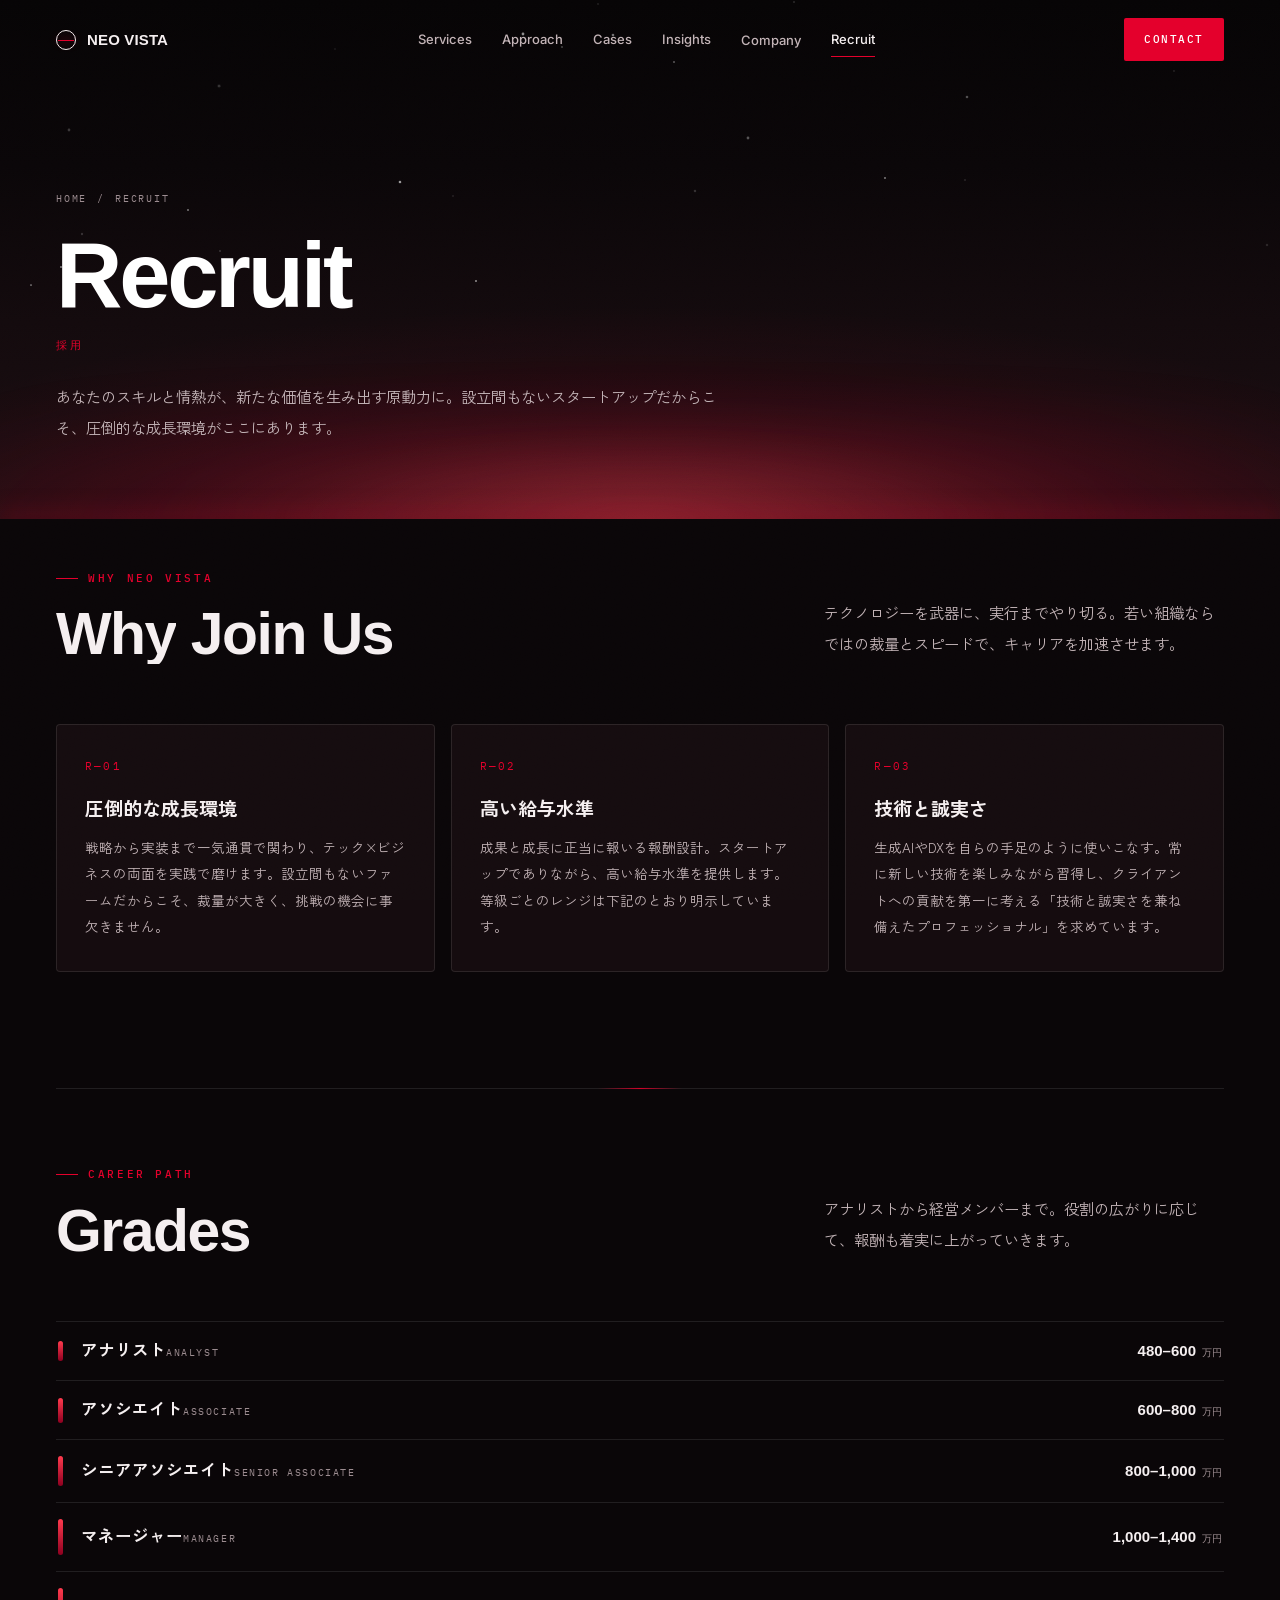
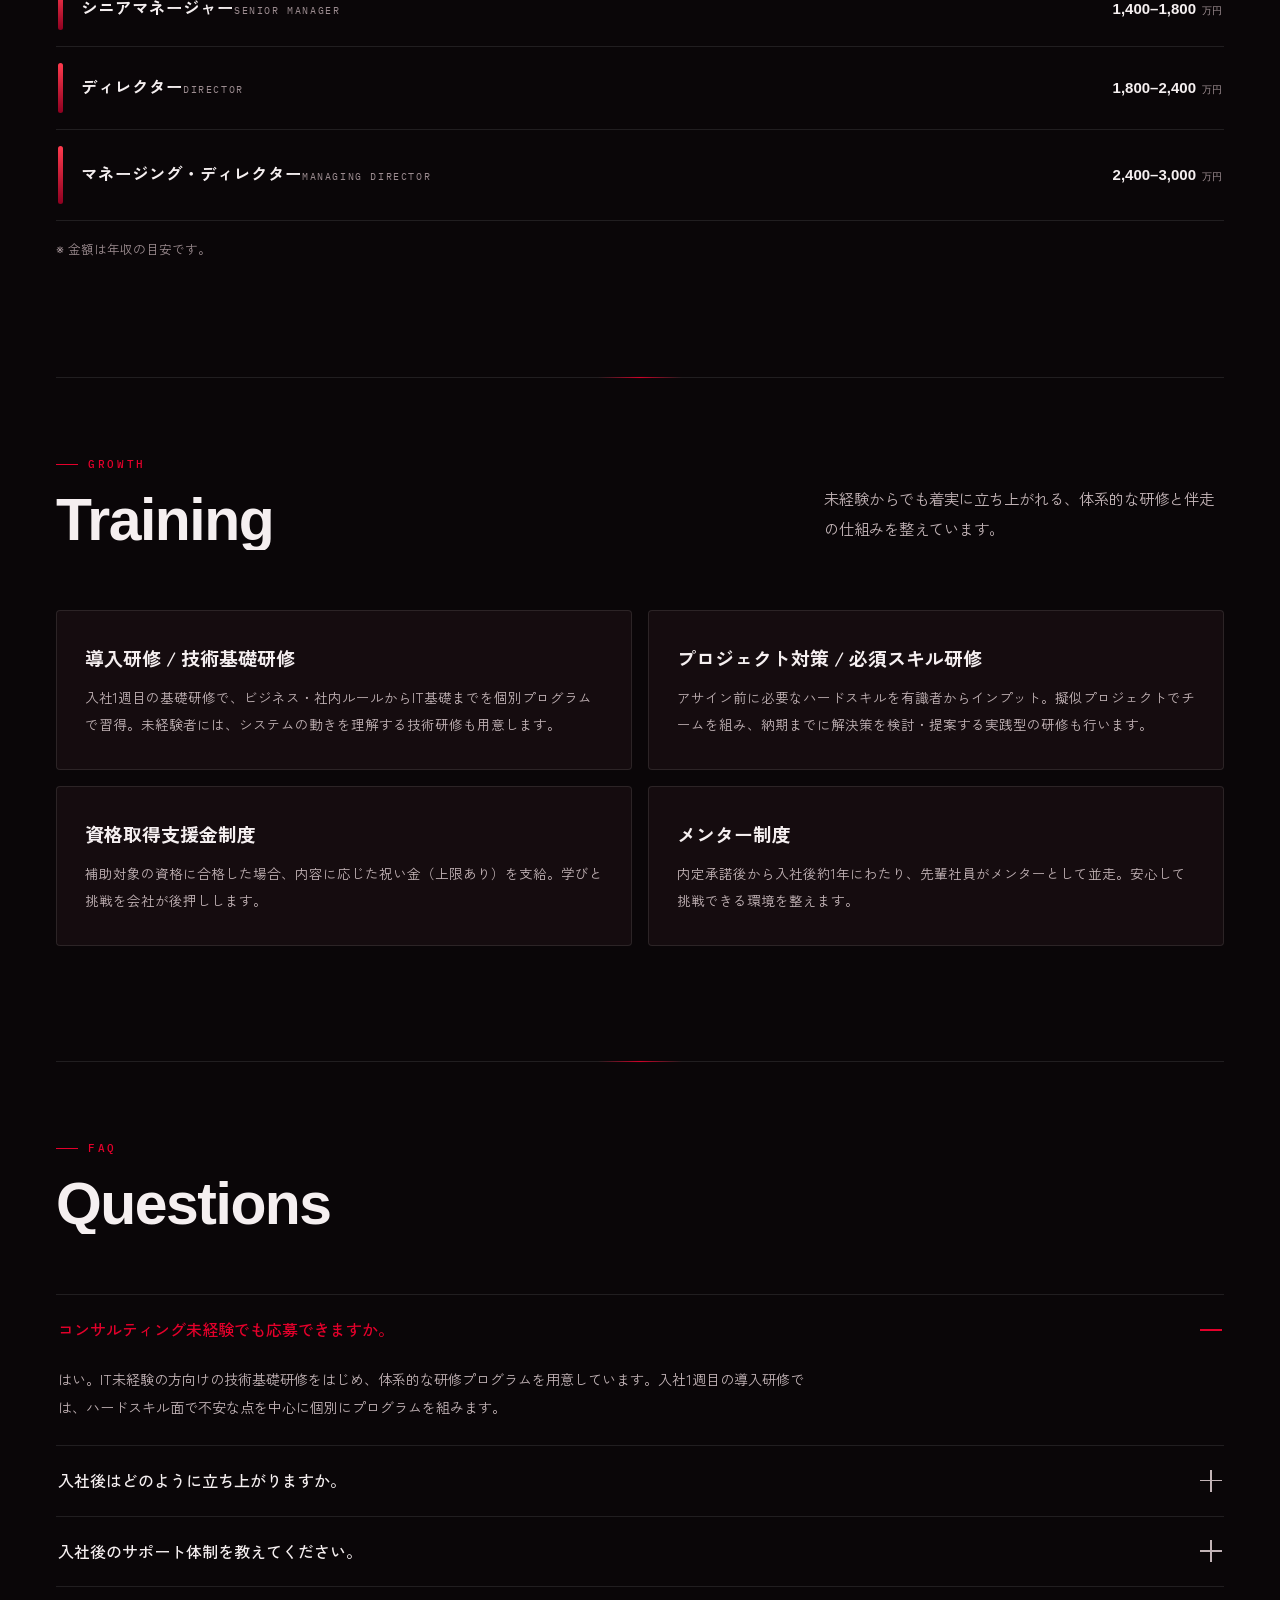
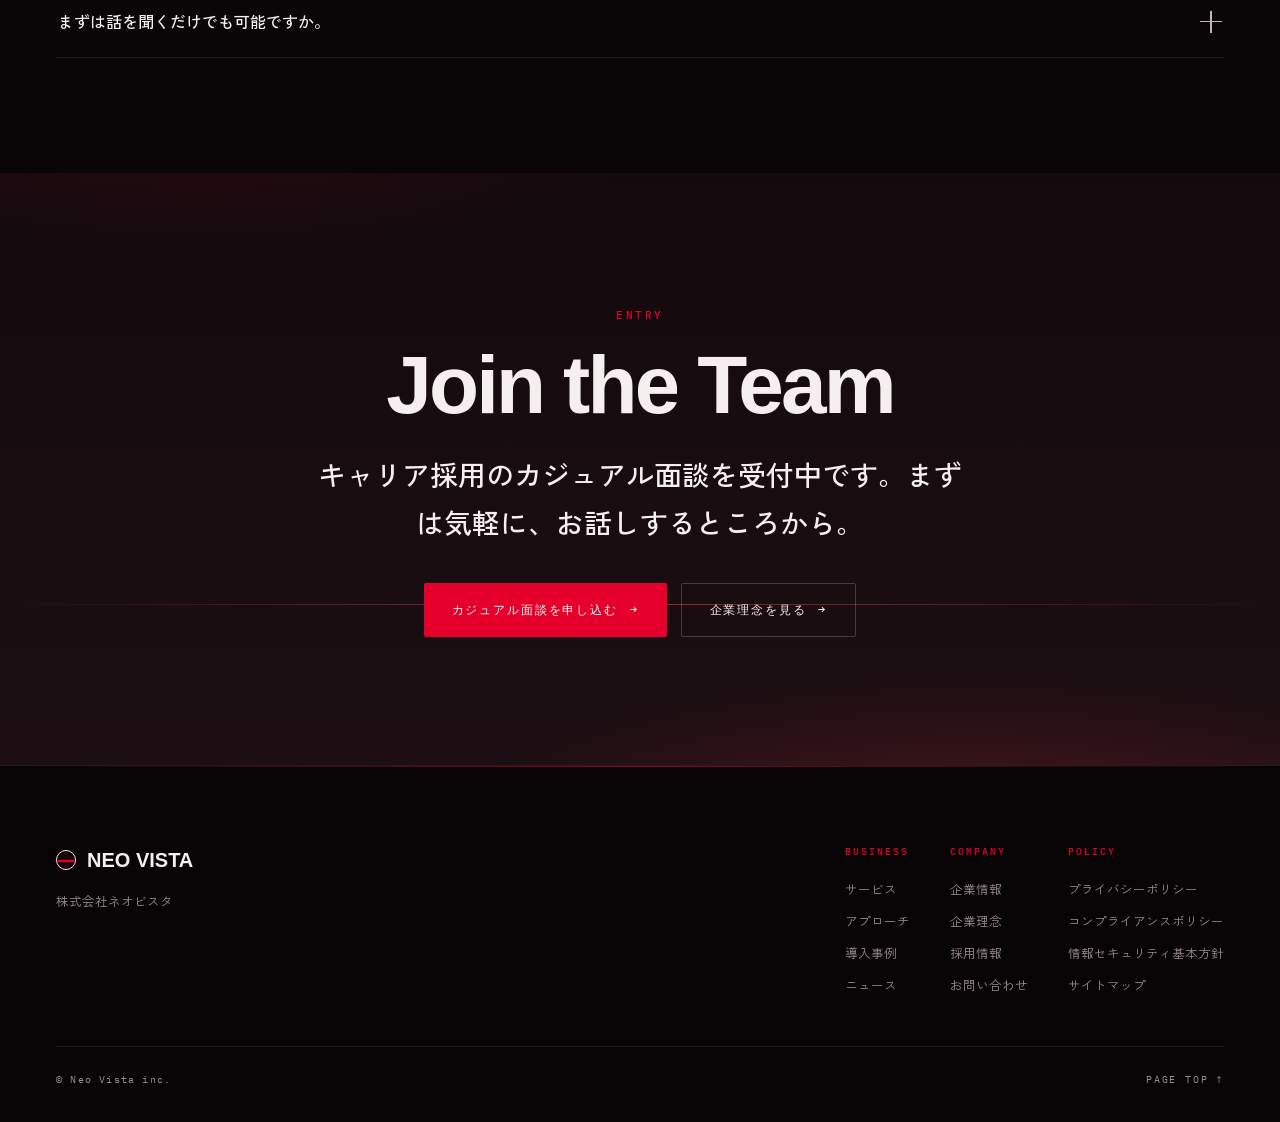
<file: recruit.html>
<!DOCTYPE html>
<html lang="ja">
<head>
<meta charset="UTF-8">
<meta name="viewport" content="width=device-width, initial-scale=1.0, viewport-fit=cover">
<title>採用 ｜ 株式会社ネオビスタ</title>
<meta name="description" content="株式会社ネオビスタの採用情報。キャリアパス・研修制度・カジュアル面談のご案内。">
<meta property="og:site_name" content="株式会社ネオビスタ">
<meta property="og:title" content="採用 ｜ 株式会社ネオビスタ">
<meta property="og:type" content="website">
<meta name="theme-color" content="#0A0608">
<link rel="preconnect" href="https://fonts.googleapis.com">
<link rel="preconnect" href="https://fonts.gstatic.com" crossorigin>
<link href="https://fonts.googleapis.com/css2?family=Archivo+Expanded:wght@700;800&family=IBM+Plex+Mono:wght@400;500&family=Inter:wght@400;500&family=Zen+Kaku+Gothic+New:wght@400;500;700&display=swap" rel="stylesheet">
<link rel="stylesheet" href="styles.css">
</head>
<body id="top">

<div class="grain"></div>
<div class="tx enter"></div>
<div class="progress"></div>

<header class="hd">
  <a class="brand" href="index.html"><span class="mk"></span>NEO&nbsp;VISTA</a>
  <nav class="nav">
    <a href="services.html">Services</a>
    <a href="approach.html">Approach</a>
    <a href="cases.html">Cases</a>
    <a href="insights.html">Insights</a>
    <span class="drop">
      <a href="company.html">Company</a>
      <div class="drop-panel"><ul>
        <li><a href="company.html">企業情報</a></li>
        <li><a href="philosophy.html">企業理念</a></li>
      </ul></div>
    </span>
    <a href="recruit.html" class="on">Recruit</a>
  </nav>
  <a class="hd-cta" href="contact.html">Contact</a>
  <button class="burger" aria-label="メニューを開く" aria-expanded="false"><i></i><i></i><i></i></button>
</header>

<nav class="menu" id="menu">
  <div class="m-hz"></div>
  <a class="ml" href="services.html"><span class="en">Services</span><span class="jp">サービス</span></a>
  <a class="ml" href="approach.html"><span class="en">Approach</span><span class="jp">アプローチ</span></a>
  <a class="ml" href="cases.html"><span class="en">Cases</span><span class="jp">導入事例</span></a>
  <a class="ml" href="insights.html"><span class="en">Insights</span><span class="jp">ニュース</span></a>
  <a class="ml" href="company.html"><span class="en">Company</span><span class="jp">企業情報</span></a>
  <a class="ml" href="philosophy.html"><span class="en">Philosophy</span><span class="jp">企業理念</span></a>
  <a class="ml on" href="recruit.html"><span class="en">Recruit</span><span class="jp">採用</span></a>
  <div class="m-foot">
    <a class="m-cta" href="contact.html">お問い合わせ</a>
    <a class="m-cta gh" href="contact.html">カジュアル面談を申し込む</a>
  </div>
</nav>

<section class="phero">
  <div class="vista"><div class="sky"></div><div class="glow"></div><div class="hz"></div><div class="stars" data-n="24"></div></div>
  <div class="wrap in">
    <div class="crumb"><a href="index.html">Home</a> / <span>Recruit</span></div>
    <h1><span class="ln"><span>Recruit</span></span></h1>
    <div class="jt">採用</div>
    <p class="pl lead">あなたのスキルと情熱が、新たな価値を生み出す原動力に。設立間もないスタートアップだからこそ、圧倒的な成長環境がここにあります。</p>
  </div>
</section>

<section class="sec" style="padding-top:clamp(30px,4vw,50px)">
  <div class="wrap">
    <div class="sh">
      <div class="l">
        <div class="k"><span class="mono">Why Neo Vista</span></div>
        <h2 class="h2" data-split>Why Join Us</h2>
      </div>
      <p class="r lead">テクノロジーを武器に、実行までやり切る。若い組織ならではの裁量とスピードで、キャリアを加速させます。</p>
    </div>
    <div class="grid c3">
      <div class="card rv" data-d="1">
        <div class="no">R—01</div>
        <h3 class="h3">圧倒的な成長環境</h3>
        <p>戦略から実装まで一気通貫で関わり、テック×ビジネスの両面を実践で磨けます。設立間もないファームだからこそ、裁量が大きく、挑戦の機会に事欠きません。</p>
      </div>
      <div class="card rv" data-d="2">
        <div class="no">R—02</div>
        <h3 class="h3">高い給与水準</h3>
        <p>成果と成長に正当に報いる報酬設計。スタートアップでありながら、高い給与水準を提供します。等級ごとのレンジは下記のとおり明示しています。</p>
      </div>
      <div class="card rv" data-d="3">
        <div class="no">R—03</div>
        <h3 class="h3">技術と誠実さ</h3>
        <p>生成AIやDXを自らの手足のように使いこなす。常に新しい技術を楽しみながら習得し、クライアントへの貢献を第一に考える「技術と誠実さを兼ね備えたプロフェッショナル」を求めています。</p>
      </div>
    </div>
  </div>
</section>

<section class="sec sec-tight">
  <div class="wrap">
    <div class="hz-rule" style="margin-bottom:clamp(50px,6vw,90px)"></div>
    <div class="sh">
      <div class="l">
        <div class="k"><span class="mono">Career Path</span></div>
        <h2 class="h2" data-split>Grades</h2>
      </div>
      <p class="r lead">アナリストから経営メンバーまで。役割の広がりに応じて、報酬も着実に上がっていきます。</p>
    </div>
    <div class="ladder">
      <div class="lstep" style="--i:0">
        <span class="bar" style="height:20px"></span>
        <span class="t"><span class="role">アナリスト</span><span class="en">Analyst</span></span>
        <span class="pay">480–600<em> 万円</em></span>
      </div>

      <div class="lstep" style="--i:1">
        <span class="bar" style="height:25px"></span>
        <span class="t"><span class="role">アソシエイト</span><span class="en">Associate</span></span>
        <span class="pay">600–800<em> 万円</em></span>
      </div>

      <div class="lstep" style="--i:2">
        <span class="bar" style="height:30px"></span>
        <span class="t"><span class="role">シニアアソシエイト</span><span class="en">Senior Associate</span></span>
        <span class="pay">800–1,000<em> 万円</em></span>
      </div>

      <div class="lstep" style="--i:3">
        <span class="bar" style="height:36px"></span>
        <span class="t"><span class="role">マネージャー</span><span class="en">Manager</span></span>
        <span class="pay">1,000–1,400<em> 万円</em></span>
      </div>

      <div class="lstep" style="--i:4">
        <span class="bar" style="height:42px"></span>
        <span class="t"><span class="role">シニアマネージャー</span><span class="en">Senior Manager</span></span>
        <span class="pay">1,400–1,800<em> 万円</em></span>
      </div>

      <div class="lstep" style="--i:5">
        <span class="bar" style="height:50px"></span>
        <span class="t"><span class="role">ディレクター</span><span class="en">Director</span></span>
        <span class="pay">1,800–2,400<em> 万円</em></span>
      </div>

      <div class="lstep" style="--i:6">
        <span class="bar" style="height:58px"></span>
        <span class="t"><span class="role">マネージング・ディレクター</span><span class="en">Managing Director</span></span>
        <span class="pay">2,400–3,000<em> 万円</em></span>
      </div>
</div>
    <p class="small rv" style="margin-top:18px">※ 金額は年収の目安です。</p>
  </div>
</section>

<section class="sec sec-tight">
  <div class="wrap">
    <div class="hz-rule" style="margin-bottom:clamp(50px,6vw,90px)"></div>
    <div class="sh">
      <div class="l">
        <div class="k"><span class="mono">Growth</span></div>
        <h2 class="h2" data-split>Training</h2>
      </div>
      <p class="r lead">未経験からでも着実に立ち上がれる、体系的な研修と伴走の仕組みを整えています。</p>
    </div>
    <div class="grid c2">
      <div class="card rv"><h3 class="h3">導入研修 / 技術基礎研修</h3><p>入社1週目の基礎研修で、ビジネス・社内ルールからIT基礎までを個別プログラムで習得。未経験者には、システムの動きを理解する技術研修も用意します。</p></div>
      <div class="card rv" data-d="1"><h3 class="h3">プロジェクト対策 / 必須スキル研修</h3><p>アサイン前に必要なハードスキルを有識者からインプット。擬似プロジェクトでチームを組み、納期までに解決策を検討・提案する実践型の研修も行います。</p></div>
      <div class="card rv" data-d="2"><h3 class="h3">資格取得支援金制度</h3><p>補助対象の資格に合格した場合、内容に応じた祝い金（上限あり）を支給。学びと挑戦を会社が後押しします。</p></div>
      <div class="card rv" data-d="3"><h3 class="h3">メンター制度</h3><p>内定承諾後から入社後約1年にわたり、先輩社員がメンターとして並走。安心して挑戦できる環境を整えます。</p></div>
    </div>
  </div>
</section>

<section class="sec sec-tight">
  <div class="wrap">
    <div class="hz-rule" style="margin-bottom:clamp(50px,6vw,90px)"></div>
    <div class="sh">
      <div class="l">
        <div class="k"><span class="mono">FAQ</span></div>
        <h2 class="h2" data-split>Questions</h2>
      </div>
    </div>
    <div class="acc rv">
      <div class="acc-item open">
        <button class="acc-head"><span class="q">コンサルティング未経験でも応募できますか。</span><span class="pm"></span></button>
        <div class="acc-body"><div class="inner">はい。IT未経験の方向けの技術基礎研修をはじめ、体系的な研修プログラムを用意しています。入社1週目の導入研修では、ハードスキル面で不安な点を中心に個別にプログラムを組みます。</div></div>
      </div>

      <div class="acc-item">
        <button class="acc-head"><span class="q">入社後はどのように立ち上がりますか。</span><span class="pm"></span></button>
        <div class="acc-body"><div class="inner">アサイン前にプロジェクトで必要となるスキル・知識を社内の有識者からインプットする「プロジェクト対策研修」を実施します。また擬似プロジェクトでチームを組み、納期までに解決策を検討して社内に提案する実践型の研修も行います。</div></div>
      </div>

      <div class="acc-item">
        <button class="acc-head"><span class="q">入社後のサポート体制を教えてください。</span><span class="pm"></span></button>
        <div class="acc-body"><div class="inner">内定承諾後から入社後約1年にわたり、先輩社員がメンターとして並走します。ビジネスマナーからコンサルタントとしての基礎スキル習得までをサポートし、早期の独り立ちを後押しします。</div></div>
      </div>

      <div class="acc-item">
        <button class="acc-head"><span class="q">まずは話を聞くだけでも可能ですか。</span><span class="pm"></span></button>
        <div class="acc-body"><div class="inner">もちろんです。キャリア採用のカジュアル面談を受け付けています。お問い合わせフォームの種別から「キャリア採用」を選んでお送りください。</div></div>
      </div>
</div>
  </div>
</section>

<section class="band center">
  <div class="bg"></div><div class="bhz"></div>
  <div class="wrap in">
    <div class="rv"><span class="mono">Entry</span></div>
    <h2 data-split>Join the Team</h2>
    <p class="bl rv">キャリア採用のカジュアル面談を受付中です。まずは気軽に、お話しするところから。</p>
    <div class="btns rv"><a class="btn" href="contact.html">カジュアル面談を申し込む <span class="aw">→</span></a><a class="btn gh" href="philosophy.html">企業理念を見る <span class="aw">→</span></a></div>
  </div>
</section>

<footer class="ft">
  <div class="fhz"></div>
  <div class="wrap">
    <div class="ft-top">
      <div>
        <div class="ft-brand"><span class="mk"></span>NEO&nbsp;VISTA</div>
        <p class="ft-nm">株式会社ネオビスタ</p>
      </div>
      <div class="ft-cols">
        <div class="ft-col">
          <h4>Business</h4>
          <a href="services.html">サービス</a>
          <a href="approach.html">アプローチ</a>
          <a href="cases.html">導入事例</a>
          <a href="insights.html">ニュース</a>
        </div>
        <div class="ft-col">
          <h4>Company</h4>
          <a href="company.html">企業情報</a>
          <a href="philosophy.html">企業理念</a>
          <a href="recruit.html">採用情報</a>
          <a href="contact.html">お問い合わせ</a>
        </div>
        <div class="ft-col">
          <h4>Policy</h4>
          <a href="#">プライバシーポリシー</a>
          <a href="#">コンプライアンスポリシー</a>
          <a href="#">情報セキュリティ基本方針</a>
          <a href="#">サイトマップ</a>
        </div>
      </div>
    </div>
    <div class="ft-bot">
      <small>© Neo Vista inc.</small>
      <a class="tp" href="#top">Page Top ↑</a>
    </div>
  </div>
</footer>

<div class="mcta">
  <a href="contact.html">Contact<i>お問い合わせ</i></a>
  <a class="hot" href="contact.html">Casual Meeting<i>カジュアル面談 受付中</i></a>
</div>

<script src="app.js"></script>

</body>
</html>
</file>
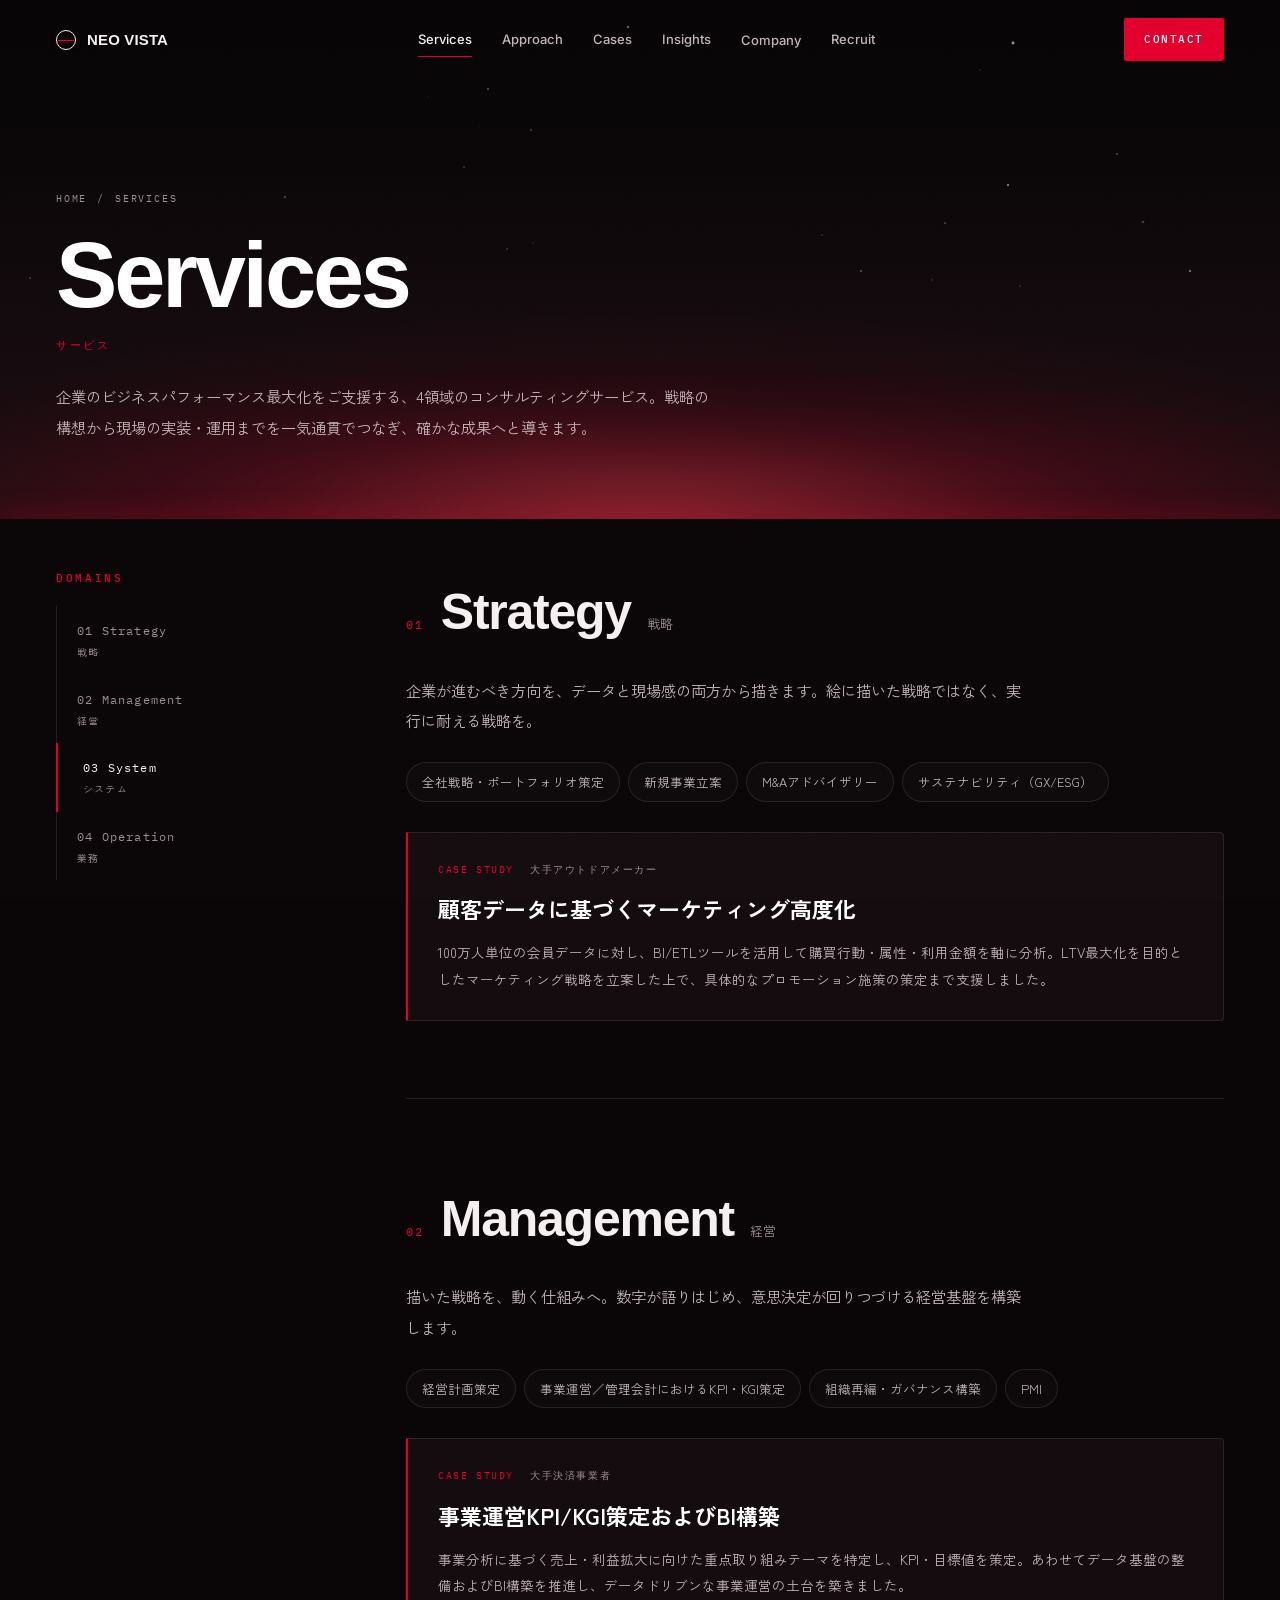
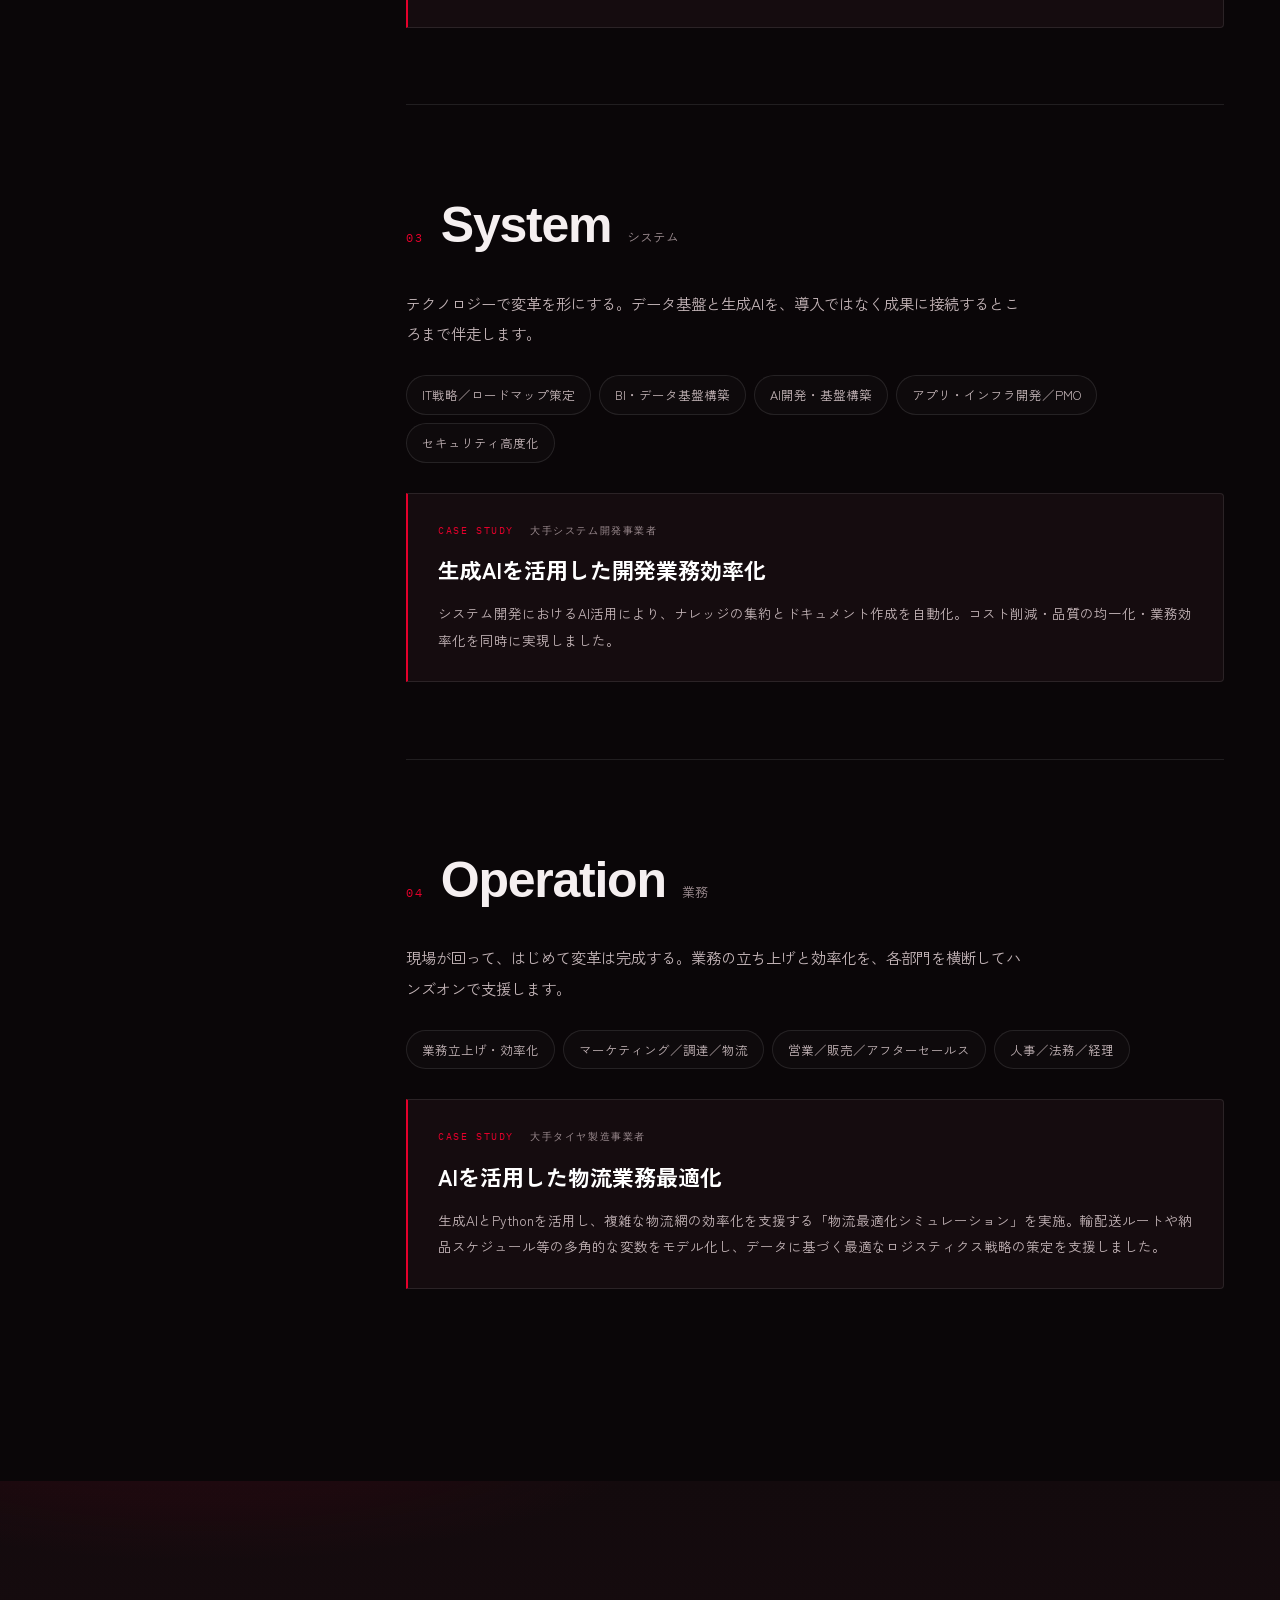
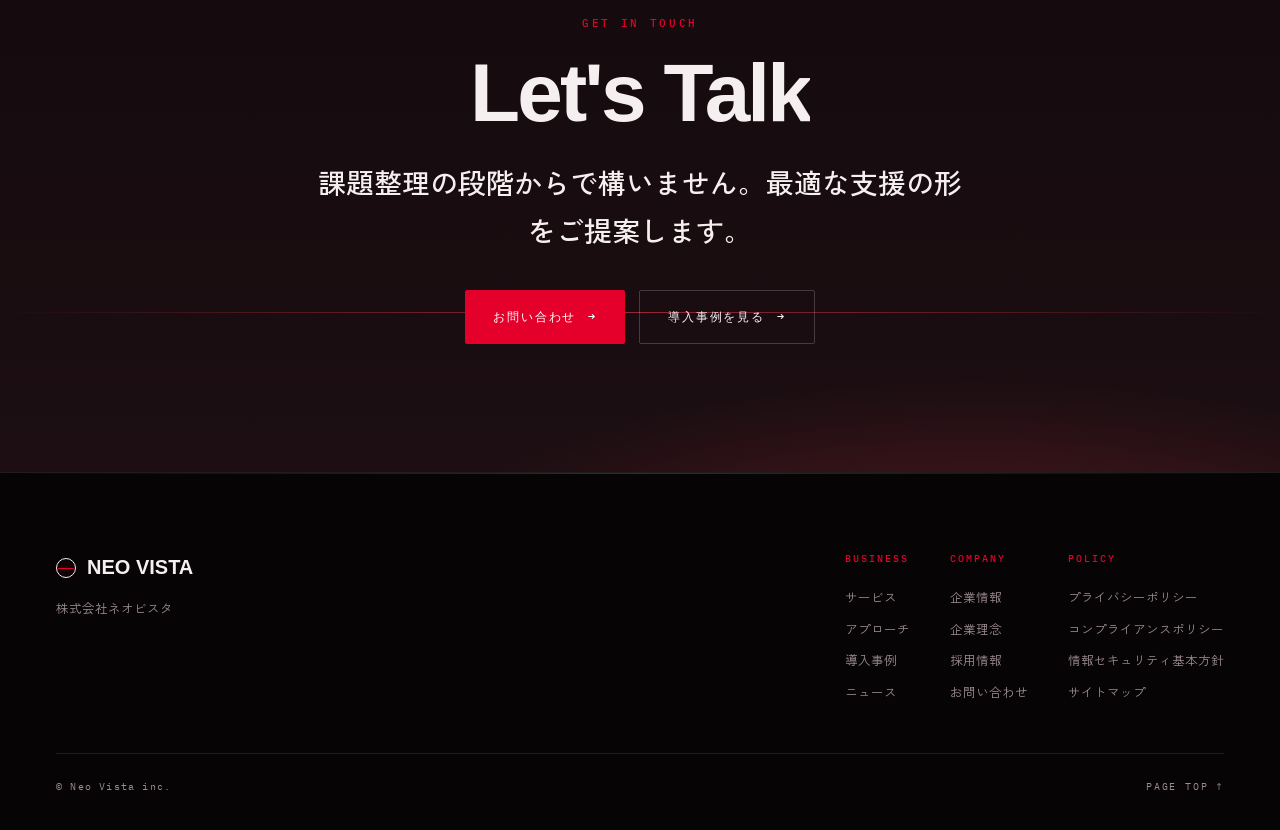
<file: services.html>
<!DOCTYPE html>
<html lang="ja">
<head>
<meta charset="UTF-8">
<meta name="viewport" content="width=device-width, initial-scale=1.0, viewport-fit=cover">
<title>サービス ｜ 株式会社ネオビスタ</title>
<meta name="description" content="戦略・経営・システム・業務の4領域を横断する、株式会社ネオビスタのコンサルティングサービス。">
<meta property="og:site_name" content="株式会社ネオビスタ">
<meta property="og:title" content="サービス ｜ 株式会社ネオビスタ">
<meta property="og:type" content="website">
<meta name="theme-color" content="#0A0608">
<link rel="preconnect" href="https://fonts.googleapis.com">
<link rel="preconnect" href="https://fonts.gstatic.com" crossorigin>
<link href="https://fonts.googleapis.com/css2?family=Archivo+Expanded:wght@700;800&family=IBM+Plex+Mono:wght@400;500&family=Inter:wght@400;500&family=Zen+Kaku+Gothic+New:wght@400;500;700&display=swap" rel="stylesheet">
<link rel="stylesheet" href="styles.css">
</head>
<body id="top">

<div class="grain"></div>
<div class="tx enter"></div>
<div class="progress"></div>

<header class="hd">
  <a class="brand" href="index.html"><span class="mk"></span>NEO&nbsp;VISTA</a>
  <nav class="nav">
    <a href="services.html" class="on">Services</a>
    <a href="approach.html">Approach</a>
    <a href="cases.html">Cases</a>
    <a href="insights.html">Insights</a>
    <span class="drop">
      <a href="company.html">Company</a>
      <div class="drop-panel"><ul>
        <li><a href="company.html">企業情報</a></li>
        <li><a href="philosophy.html">企業理念</a></li>
      </ul></div>
    </span>
    <a href="recruit.html">Recruit</a>
  </nav>
  <a class="hd-cta" href="contact.html">Contact</a>
  <button class="burger" aria-label="メニューを開く" aria-expanded="false"><i></i><i></i><i></i></button>
</header>

<nav class="menu" id="menu">
  <div class="m-hz"></div>
  <a class="ml on" href="services.html"><span class="en">Services</span><span class="jp">サービス</span></a>
  <a class="ml" href="approach.html"><span class="en">Approach</span><span class="jp">アプローチ</span></a>
  <a class="ml" href="cases.html"><span class="en">Cases</span><span class="jp">導入事例</span></a>
  <a class="ml" href="insights.html"><span class="en">Insights</span><span class="jp">ニュース</span></a>
  <a class="ml" href="company.html"><span class="en">Company</span><span class="jp">企業情報</span></a>
  <a class="ml" href="philosophy.html"><span class="en">Philosophy</span><span class="jp">企業理念</span></a>
  <a class="ml" href="recruit.html"><span class="en">Recruit</span><span class="jp">採用</span></a>
  <div class="m-foot">
    <a class="m-cta" href="contact.html">お問い合わせ</a>
    <a class="m-cta gh" href="contact.html">カジュアル面談を申し込む</a>
  </div>
</nav>

<section class="phero">
  <div class="vista"><div class="sky"></div><div class="glow"></div><div class="hz"></div><div class="stars" data-n="24"></div></div>
  <div class="wrap in">
    <div class="crumb"><a href="index.html">Home</a> / <span>Services</span></div>
    <h1><span class="ln"><span>Services</span></span></h1>
    <div class="jt">サービス</div>
    <p class="pl lead">企業のビジネスパフォーマンス最大化をご支援する、4領域のコンサルティングサービス。戦略の構想から現場の実装・運用までを一気通貫でつなぎ、確かな成果へと導きます。</p>
  </div>
</section>

<section class="sec" style="padding-top:clamp(30px,4vw,50px)">
  <div class="wrap">
    <div class="svc-layout">
      <aside class="svc-index">
        <div class="mono" style="margin-bottom:18px">Domains</div>
        <ol><li><a href="#strategy" class="on">01 Strategy<span>戦略</span></a></li><li><a href="#management">02 Management<span>経営</span></a></li><li><a href="#system">03 System<span>システム</span></a></li><li><a href="#operation">04 Operation<span>業務</span></a></li></ol>
      </aside>
      <div>
      <div class="svc-block" id="strategy">
        <div class="top rv">
          <span class="no">01</span>
          <span class="en">Strategy</span>
          <span class="jn">戦略</span>
        </div>
        <p class="desc lead rv">企業が進むべき方向を、データと現場感の両方から描きます。絵に描いた戦略ではなく、実行に耐える戦略を。</p>
        <div class="caps rv"><span>全社戦略・ポートフォリオ策定</span><span>新規事業立案</span><span>M&amp;Aアドバイザリー</span><span>サステナビリティ（GX/ESG）</span></div>
        <div class="case rv">
          <div class="meta"><span>Case Study</span><span class="c">大手アウトドアメーカー</span></div>
          <h3>顧客データに基づくマーケティング高度化</h3>
          <p>100万人単位の会員データに対し、BI/ETLツールを活用して購買行動・属性・利用金額を軸に分析。LTV最大化を目的としたマーケティング戦略を立案した上で、具体的なプロモーション施策の策定まで支援しました。</p>
        </div>
      </div>

      <div class="svc-block" id="management">
        <div class="top rv">
          <span class="no">02</span>
          <span class="en">Management</span>
          <span class="jn">経営</span>
        </div>
        <p class="desc lead rv">描いた戦略を、動く仕組みへ。数字が語りはじめ、意思決定が回りつづける経営基盤を構築します。</p>
        <div class="caps rv"><span>経営計画策定</span><span>事業運営／管理会計におけるKPI・KGI策定</span><span>組織再編・ガバナンス構築</span><span>PMI</span></div>
        <div class="case rv">
          <div class="meta"><span>Case Study</span><span class="c">大手決済事業者</span></div>
          <h3>事業運営KPI/KGI策定およびBI構築</h3>
          <p>事業分析に基づく売上・利益拡大に向けた重点取り組みテーマを特定し、KPI・目標値を策定。あわせてデータ基盤の整備およびBI構築を推進し、データドリブンな事業運営の土台を築きました。</p>
        </div>
      </div>

      <div class="svc-block" id="system">
        <div class="top rv">
          <span class="no">03</span>
          <span class="en">System</span>
          <span class="jn">システム</span>
        </div>
        <p class="desc lead rv">テクノロジーで変革を形にする。データ基盤と生成AIを、導入ではなく成果に接続するところまで伴走します。</p>
        <div class="caps rv"><span>IT戦略／ロードマップ策定</span><span>BI・データ基盤構築</span><span>AI開発・基盤構築</span><span>アプリ・インフラ開発／PMO</span><span>セキュリティ高度化</span></div>
        <div class="case rv">
          <div class="meta"><span>Case Study</span><span class="c">大手システム開発事業者</span></div>
          <h3>生成AIを活用した開発業務効率化</h3>
          <p>システム開発におけるAI活用により、ナレッジの集約とドキュメント作成を自動化。コスト削減・品質の均一化・業務効率化を同時に実現しました。</p>
        </div>
      </div>

      <div class="svc-block" id="operation">
        <div class="top rv">
          <span class="no">04</span>
          <span class="en">Operation</span>
          <span class="jn">業務</span>
        </div>
        <p class="desc lead rv">現場が回って、はじめて変革は完成する。業務の立ち上げと効率化を、各部門を横断してハンズオンで支援します。</p>
        <div class="caps rv"><span>業務立上げ・効率化</span><span>マーケティング／調達／物流</span><span>営業／販売／アフターセールス</span><span>人事／法務／経理</span></div>
        <div class="case rv">
          <div class="meta"><span>Case Study</span><span class="c">大手タイヤ製造事業者</span></div>
          <h3>AIを活用した物流業務最適化</h3>
          <p>生成AIとPythonを活用し、複雑な物流網の効率化を支援する「物流最適化シミュレーション」を実施。輸配送ルートや納品スケジュール等の多角的な変数をモデル化し、データに基づく最適なロジスティクス戦略の策定を支援しました。</p>
        </div>
      </div>
</div>
    </div>
  </div>
</section>

<section class="band center">
  <div class="bg"></div><div class="bhz"></div>
  <div class="wrap in">
    <div class="rv"><span class="mono">Get in touch</span></div>
    <h2 data-split>Let's Talk</h2>
    <p class="bl rv">課題整理の段階からで構いません。最適な支援の形をご提案します。</p>
    <div class="btns rv"><a class="btn" href="contact.html">お問い合わせ <span class="aw">→</span></a><a class="btn gh" href="cases.html">導入事例を見る <span class="aw">→</span></a></div>
  </div>
</section>

<footer class="ft">
  <div class="fhz"></div>
  <div class="wrap">
    <div class="ft-top">
      <div>
        <div class="ft-brand"><span class="mk"></span>NEO&nbsp;VISTA</div>
        <p class="ft-nm">株式会社ネオビスタ</p>
      </div>
      <div class="ft-cols">
        <div class="ft-col">
          <h4>Business</h4>
          <a href="services.html">サービス</a>
          <a href="approach.html">アプローチ</a>
          <a href="cases.html">導入事例</a>
          <a href="insights.html">ニュース</a>
        </div>
        <div class="ft-col">
          <h4>Company</h4>
          <a href="company.html">企業情報</a>
          <a href="philosophy.html">企業理念</a>
          <a href="recruit.html">採用情報</a>
          <a href="contact.html">お問い合わせ</a>
        </div>
        <div class="ft-col">
          <h4>Policy</h4>
          <a href="#">プライバシーポリシー</a>
          <a href="#">コンプライアンスポリシー</a>
          <a href="#">情報セキュリティ基本方針</a>
          <a href="#">サイトマップ</a>
        </div>
      </div>
    </div>
    <div class="ft-bot">
      <small>© Neo Vista inc.</small>
      <a class="tp" href="#top">Page Top ↑</a>
    </div>
  </div>
</footer>

<div class="mcta">
  <a href="contact.html">Contact<i>お問い合わせ</i></a>
  <a class="hot" href="contact.html">Casual Meeting<i>カジュアル面談 受付中</i></a>
</div>

<script src="app.js"></script>

</body>
</html>
</file>
<file: styles.css>
/* ============================================================
   NEO VISTA — Design System
   Signature: THE HORIZON — a red vanishing line that drives
   scroll progress, section dividers and page transitions.
   ============================================================ */

/* ---------- 1. TOKENS ---------- */
:root{
  --ink:#0A0608;          /* near-black, red undertone */
  --carbon:#150C0F;       /* panel */
  --carbon-2:#1E1114;     /* raised panel */
  --ember:#E4002B;        /* BRAND RED */
  --flare:#FF3B4E;        /* hot red — glow / hover */
  --crimson:#8E0020;      /* deep red — shadow */
  --bone:#F5EFF0;         /* primary text */
  --ash:#9C8C90;          /* tertiary text */
  --ash-2:#C3B4B7;        /* secondary text */
  --line:rgba(245,239,240,.10);
  --line-2:rgba(245,239,240,.20);

  --disp:"Archivo Expanded","Archivo",sans-serif;
  --body:"Inter","Zen Kaku Gothic New",sans-serif;
  --jp:"Zen Kaku Gothic New",sans-serif;
  --mono:"IBM Plex Mono",ui-monospace,monospace;

  --maxw:1360px;
  --pad:clamp(20px,5vw,56px);
  --ease:cubic-bezier(.16,.84,.28,1);
  --ease-io:cubic-bezier(.76,0,.24,1);
  --safe-b:env(safe-area-inset-bottom,0px);
}

/* ---------- 2. BASE ---------- */
*{margin:0;padding:0;box-sizing:border-box;-webkit-tap-highlight-color:transparent}
html{scroll-behavior:smooth;background:var(--ink)}
body{
  background:var(--ink);color:var(--bone);
  font-family:var(--body);font-size:15px;line-height:1.75;
  -webkit-font-smoothing:antialiased;overflow-x:hidden;
}
a{color:inherit;text-decoration:none}
button{font:inherit;color:inherit;background:none;border:0;cursor:pointer}
img{display:block;max-width:100%}
::selection{background:rgba(228,0,43,.35);color:#fff}
:focus-visible{outline:2px solid var(--ember);outline-offset:3px;border-radius:2px}

.wrap{max-width:var(--maxw);margin:0 auto;padding:0 var(--pad)}
.sec{position:relative;padding:clamp(76px,9vw,150px) 0}
.sec-tight{padding-top:0}

.mono{font-family:var(--mono);font-size:11px;font-weight:500;letter-spacing:.24em;
  text-transform:uppercase;color:var(--ember)}
.mono-dim{color:var(--ash)}
.jp{font-family:var(--jp)}
.disp{font-family:var(--disp);letter-spacing:-.02em;line-height:1}

h1,h2,h3{font-weight:700}
.h2{font-family:var(--disp);font-weight:700;font-size:clamp(30px,4.6vw,60px);
  line-height:1.02;letter-spacing:-.025em}
.h3{font-family:var(--jp);font-weight:700;font-size:clamp(18px,1.6vw,21px);line-height:1.55}
.lead{font-family:var(--jp);font-size:clamp(14.5px,1.2vw,16px);line-height:2;color:var(--ash-2)}
.small{font-size:12.5px;color:var(--ash);line-height:1.8}

/* ---------- 3. GRAIN ---------- */
.grain{position:fixed;inset:0;z-index:9998;pointer-events:none;opacity:.05;mix-blend-mode:overlay;
  background-image:url("data:image/svg+xml;charset=utf-8,%3Csvg xmlns='http://www.w3.org/2000/svg' width='240' height='240'%3E%3Cfilter id='n'%3E%3CfeTurbulence type='fractalNoise' baseFrequency='.82' numOctaves='3' stitchTiles='stitch'/%3E%3C/filter%3E%3Crect width='240' height='240' filter='url(%23n)'/%3E%3C/svg%3E")}

/* ---------- 4. HORIZON: page transition ---------- */
.tx{position:fixed;inset:0;z-index:9990;pointer-events:none;transform:scaleY(0);
  background:linear-gradient(180deg,var(--crimson),var(--ember) 45%,var(--flare));
  will-change:transform}
.tx::after{content:"";position:absolute;left:0;right:0;bottom:0;height:2px;background:#fff;
  box-shadow:0 0 30px 6px rgba(255,255,255,.6)}
/* entering: always plays, pure CSS (works even if JS fails) */
.tx.enter{transform-origin:top;animation:tx-open .78s var(--ease-io) forwards}
@keyframes tx-open{from{transform:scaleY(1)}to{transform:scaleY(0)}}
/* leaving: JS adds .exit */
.tx.exit{transform-origin:bottom;animation:tx-close .6s var(--ease-io) forwards}
@keyframes tx-close{from{transform:scaleY(0)}to{transform:scaleY(1)}}

/* ---------- 5. HORIZON: scroll progress ---------- */
.progress{position:fixed;top:0;left:0;height:2px;width:100%;z-index:9995;pointer-events:none;
  transform:scaleX(0);transform-origin:left;
  background:linear-gradient(90deg,var(--crimson),var(--ember) 60%,var(--flare));
  box-shadow:0 0 14px rgba(228,0,43,.8)}

/* ---------- 6. PRELOADER (home, first visit) ---------- */
.boot{position:fixed;inset:0;z-index:9996;background:var(--ink);display:flex;
  align-items:center;justify-content:center;flex-direction:column}
.boot .bh{position:absolute;left:0;right:0;top:50%;height:1px;transform:scaleX(0);transform-origin:center;
  background:linear-gradient(90deg,transparent,var(--ember) 30%,#fff 50%,var(--ember) 70%,transparent);
  box-shadow:0 0 26px 3px rgba(228,0,43,.6);animation:bh-draw 1.05s var(--ease) .1s forwards}
@keyframes bh-draw{to{transform:scaleX(1)}}
.boot .bn{position:relative;font-family:var(--mono);font-size:12px;letter-spacing:.3em;color:var(--ash);
  transform:translateY(-26px)}
.boot .bl{position:relative;font-family:var(--disp);font-weight:800;font-size:13px;letter-spacing:.28em;
  color:var(--bone);transform:translateY(22px);opacity:0;animation:fade-in .6s .35s forwards}
@keyframes fade-in{to{opacity:1}}
.boot.done{animation:boot-out .8s var(--ease-io) forwards}
@keyframes boot-out{to{transform:translateY(-100%)}}

/* ---------- 7. CURSOR (fine pointers only) ---------- */
.cur,.cur-ring{position:fixed;top:0;left:0;z-index:9997;pointer-events:none;border-radius:50%;
  opacity:0;transition:opacity .3s}
.cur{width:6px;height:6px;background:var(--ember);margin:-3px 0 0 -3px}
.cur-ring{width:38px;height:38px;border:1px solid var(--line-2);margin:-19px 0 0 -19px;
  transition:width .3s var(--ease),height .3s var(--ease),margin .3s var(--ease),
             border-color .3s,background-color .3s,opacity .3s}
body.cursor-on .cur,body.cursor-on .cur-ring{opacity:1}
body.cur-hot .cur-ring{width:64px;height:64px;margin:-32px 0 0 -32px;border-color:var(--ember);
  background:rgba(228,0,43,.10)}
body.cur-hot .cur{opacity:0}
.cur-ring .lb{position:absolute;inset:0;display:flex;align-items:center;justify-content:center;
  font-family:var(--mono);font-size:9px;letter-spacing:.14em;color:var(--bone);opacity:0;transition:opacity .25s}
body.cur-hot .cur-ring .lb{opacity:1}
@media (hover:none),(pointer:coarse){.cur,.cur-ring{display:none}}

/* ---------- 8. HEADER ---------- */
.hd{position:fixed;top:0;left:0;right:0;z-index:9980;display:flex;align-items:center;
  justify-content:space-between;padding:18px var(--pad);
  transition:background .45s,border-color .45s,padding .45s;border-bottom:1px solid transparent}
.hd.stuck{background:rgba(10,6,8,.72);backdrop-filter:blur(16px) saturate(140%);
  border-bottom-color:var(--line);padding-top:12px;padding-bottom:12px}
.brand{display:flex;align-items:center;gap:11px;font-family:var(--disp);font-weight:700;
  font-size:15px;letter-spacing:.01em;z-index:2}
.mk{width:20px;height:20px;position:relative;flex:0 0 auto}
.mk::before{content:"";position:absolute;inset:0;border:1.5px solid var(--bone);border-radius:50%}
.mk::after{content:"";position:absolute;left:2px;right:2px;top:50%;height:1.5px;background:var(--ember);
  box-shadow:0 0 10px var(--ember);transition:left .4s var(--ease),right .4s var(--ease)}
.brand:hover .mk::after{left:-4px;right:-4px}

.nav{display:none;align-items:center;gap:30px}
.nav a{position:relative;font-size:13px;font-weight:500;color:var(--ash-2);transition:color .25s;padding:6px 0}
.nav a::after{content:"";position:absolute;left:0;right:100%;bottom:0;height:1px;background:var(--ember);
  transition:right .35s var(--ease)}
.nav a:hover{color:var(--bone)}
.nav a:hover::after,.nav a.on::after{right:0}
.nav a.on{color:var(--bone)}

.drop{position:relative}
.drop-panel{position:absolute;top:100%;left:-16px;padding-top:14px;opacity:0;visibility:hidden;
  transform:translateY(-6px);transition:.3s var(--ease)}
.drop:hover .drop-panel,.drop:focus-within .drop-panel{opacity:1;visibility:visible;transform:none}
.drop-panel ul{list-style:none;background:var(--carbon);border:1px solid var(--line);border-radius:3px;
  padding:8px;min-width:180px;box-shadow:0 24px 60px rgba(0,0,0,.6)}
.drop-panel a{display:block;padding:10px 14px;font-size:13px;color:var(--ash-2);border-radius:2px}
.drop-panel a::after{display:none}
.drop-panel a:hover{background:rgba(228,0,43,.12);color:var(--bone)}

.hd-cta{display:none;font-family:var(--mono);font-size:11px;font-weight:500;letter-spacing:.14em;
  text-transform:uppercase;color:#fff;background:var(--ember);padding:12px 20px;border-radius:2px;
  transition:transform .3s var(--ease),box-shadow .3s}
.hd-cta:hover{transform:translateY(-2px);box-shadow:0 12px 30px rgba(228,0,43,.45)}

.burger{width:42px;height:42px;border:1px solid var(--line-2);border-radius:3px;position:relative;z-index:2}
.burger i{position:absolute;left:12px;right:12px;height:1.5px;background:var(--bone);transition:.35s var(--ease)}
.burger i:nth-child(1){top:16px}.burger i:nth-child(2){top:21px}.burger i:nth-child(3){top:26px}
body.menu-open .burger i:nth-child(1){top:21px;transform:rotate(45deg)}
body.menu-open .burger i:nth-child(2){opacity:0;transform:scaleX(0)}
body.menu-open .burger i:nth-child(3){top:21px;transform:rotate(-45deg)}
@media(min-width:1000px){.nav,.hd-cta{display:flex}.burger{display:none}}

/* ---------- 9. MOBILE MENU ---------- */
.menu{position:fixed;inset:0;z-index:9970;background:linear-gradient(180deg,#0A0608,#1A0D11);
  padding:100px var(--pad) calc(30px + var(--safe-b));display:flex;flex-direction:column;
  clip-path:inset(0 0 100% 0);transition:clip-path .7s var(--ease-io);overflow-y:auto}
.menu.open{clip-path:inset(0 0 0 0)}
.menu .m-hz{height:1px;background:linear-gradient(90deg,transparent,var(--ember),transparent);
  transform:scaleX(0);transition:transform .8s var(--ease) .15s;margin-bottom:8px}
.menu.open .m-hz{transform:scaleX(1)}
.menu a.ml{display:flex;align-items:baseline;justify-content:space-between;gap:16px;
  padding:17px 2px;border-bottom:1px solid var(--line);
  opacity:0;transform:translateY(18px);transition:opacity .6s var(--ease),transform .6s var(--ease)}
.menu.open a.ml{opacity:1;transform:none;transition-delay:calc(.18s + var(--i,0)*.05s)}
.menu a.ml .en{font-family:var(--disp);font-weight:700;font-size:clamp(21px,6vw,28px)}
.menu a.ml .jp{font-family:var(--mono);font-size:10px;letter-spacing:.16em;color:var(--ash)}
.menu a.ml.on .en{color:var(--ember)}
.menu .m-foot{margin-top:auto;padding-top:26px;display:grid;gap:10px}
.menu .m-cta{text-align:center;background:var(--ember);color:#fff;font-family:var(--mono);
  font-size:11px;letter-spacing:.16em;text-transform:uppercase;padding:16px;border-radius:2px}
.menu .m-cta.gh{background:transparent;color:var(--bone);border:1px solid var(--line-2)}
@media(min-width:1000px){.menu{display:none}}

/* ---------- 10. VISTA (horizon atmosphere) ---------- */
.vista{position:absolute;inset:0;z-index:0;overflow:hidden;pointer-events:none;--hy:70%;--vx:0px}
.vista .sky{position:absolute;inset:0;
  background:
    radial-gradient(120% 76% at calc(50% + var(--vx)) var(--hy), rgba(255,59,78,.22) 0%, rgba(228,0,43,.09) 24%, rgba(10,6,8,0) 54%),
    linear-gradient(180deg,#060405 0%,#0A0608 32%,#130A0D 62%,#1C0E12 100%)}
.vista .glow{position:absolute;left:calc(50% + var(--vx));top:var(--hy);transform:translate(-50%,-50%);
  width:150%;height:210px;filter:blur(28px);
  background:radial-gradient(58% 100% at 50% 50%, rgba(255,59,78,.34), rgba(228,0,43,.10) 44%, transparent 74%);
  animation:pulse 8s ease-in-out infinite}
@keyframes pulse{0%,100%{opacity:.72}50%{opacity:1}}
.vista .hz{position:absolute;left:0;right:0;top:var(--hy);height:1px;transform:scaleX(0);transform-origin:center;
  background:linear-gradient(90deg,transparent,rgba(255,59,78,.9) 40%,#fff 50%,rgba(255,59,78,.9) 60%,transparent);
  box-shadow:0 0 24px 2px rgba(228,0,43,.55);animation:hz-in 1.5s var(--ease) .25s forwards}
@keyframes hz-in{to{transform:scaleX(1)}}
.vista .floor{position:absolute;left:calc(50% + var(--vx));top:var(--hy);width:300%;height:76vh;
  transform:translateX(-50%) perspective(300px) rotateX(75deg);transform-origin:top center;
  background-image:
    repeating-linear-gradient(90deg, rgba(245,239,240,.09) 0 1px, transparent 1px 74px),
    repeating-linear-gradient(0deg,  rgba(245,239,240,.08) 0 1px, transparent 1px 74px);
  -webkit-mask-image:linear-gradient(180deg,#000,rgba(0,0,0,.45) 44%,transparent 78%);
  mask-image:linear-gradient(180deg,#000,rgba(0,0,0,.45) 44%,transparent 78%);
  animation:floor-run 24s linear infinite}
@keyframes floor-run{from{background-position:0 0,0 0}to{background-position:0 74px,0 74px}}
.vista .star{position:absolute;width:2px;height:2px;border-radius:50%;background:#fff}

/* ---------- 11. HERO ---------- */
.hero{position:relative;min-height:640px;height:100svh;display:flex;flex-direction:column;
  justify-content:center;overflow:hidden}
.hero .in{position:relative;z-index:5;width:100%}
.hero .kicker{display:flex;align-items:center;gap:14px;margin-bottom:26px;flex-wrap:wrap}
.hero .kicker .dot{width:5px;height:5px;border-radius:50%;background:var(--ember);
  box-shadow:0 0 12px var(--ember);animation:pulse 2.6s ease-in-out infinite}
.hero h1{font-family:var(--disp);font-weight:800;font-size:clamp(46px,9.2vw,132px);
  line-height:.92;letter-spacing:-.035em;color:#fff}
.hero h1 .ln{display:block;overflow:hidden}
.hero h1 .ln>span{display:inline-block;transform:translateY(106%);
  animation:ln-up 1.1s var(--ease) forwards;animation-delay:calc(.15s + var(--i,0)*.075s)}
@keyframes ln-up{to{transform:translateY(0)}}
.hero h1 .red{color:var(--ember);text-shadow:0 0 70px rgba(228,0,43,.45)}
.hero .sub{margin-top:28px;max-width:520px;opacity:0;animation:up .9s var(--ease) .85s forwards}
@keyframes up{from{opacity:0;transform:translateY(20px)}to{opacity:1;transform:none}}
.hero .cues{position:absolute;left:var(--pad);right:var(--pad);bottom:26px;z-index:6;
  display:flex;justify-content:space-between;align-items:flex-end;gap:20px;
  opacity:0;animation:up .9s var(--ease) 1.15s forwards}
.cue{display:flex;align-items:center;gap:12px;font-family:var(--mono);font-size:10px;
  letter-spacing:.26em;text-transform:uppercase;color:var(--ash)}
.cue .rail{width:48px;height:1px;background:var(--line-2);position:relative;overflow:hidden}
.cue .rail::after{content:"";position:absolute;inset:0;background:var(--ember);animation:sweep 2.4s ease-in-out infinite}
@keyframes sweep{0%{transform:translateX(-100%)}60%,100%{transform:translateX(100%)}}
.hero .stack{display:none;text-align:right;font-family:var(--mono);font-size:10px;letter-spacing:.2em;
  color:var(--ash);line-height:2.2}
.hero .stack b{color:var(--bone);font-weight:500}
@media(min-width:900px){.hero .stack{display:block}}

/* ---------- 12. MARQUEE ---------- */
.mq{position:relative;overflow:hidden;border-top:1px solid var(--line);border-bottom:1px solid var(--line);
  padding:16px 0;background:var(--ink)}
.mq-in{display:flex;width:max-content;animation:mq 34s linear infinite}
.mq:hover .mq-in{animation-play-state:paused}
@keyframes mq{to{transform:translateX(-50%)}}
.mq-in span{font-family:var(--disp);font-weight:700;font-size:clamp(18px,2.2vw,28px);letter-spacing:-.01em;
  color:transparent;-webkit-text-stroke:1px var(--line-2);white-space:nowrap;padding:0 26px}
.mq-in span.hot{color:var(--ember);-webkit-text-stroke:0}
.mq-in i{align-self:center;width:5px;height:5px;border-radius:50%;background:var(--ember);flex:0 0 auto}

/* ---------- 13. SECTION HEAD + HORIZON RULE ---------- */
.hz-rule{height:1px;background:var(--line);position:relative;transform:scaleX(0);transform-origin:center;
  transition:transform 1.1s var(--ease)}
.hz-rule.in{transform:scaleX(1)}
.hz-rule::after{content:"";position:absolute;left:50%;top:-1px;width:120px;height:3px;transform:translateX(-50%);
  background:radial-gradient(50% 50% at 50% 50%, var(--ember), transparent 70%);opacity:.9}

.sh{margin-bottom:clamp(36px,5vw,60px)}
.sh .k{margin-bottom:16px;display:flex;align-items:center;gap:10px}
.sh .k::before{content:"";width:22px;height:1px;background:var(--ember)}
@media(min-width:860px){
  .sh{display:flex;align-items:flex-end;justify-content:space-between;gap:48px}
  .sh .r{max-width:400px;padding-bottom:6px}
}
.sh .r{margin-top:18px}

/* ---------- 14. BUTTONS ---------- */
.btn{position:relative;display:inline-flex;align-items:center;gap:12px;overflow:hidden;
  font-family:var(--mono);font-size:11.5px;font-weight:500;letter-spacing:.16em;text-transform:uppercase;
  color:#fff;background:var(--ember);padding:16px 28px;border-radius:2px;isolation:isolate;
  transition:box-shadow .35s,color .35s}
.btn::before{content:"";position:absolute;inset:0;z-index:-1;background:var(--flare);
  transform:scaleY(0);transform-origin:bottom;transition:transform .45s var(--ease-io)}
.btn:hover::before{transform:scaleY(1)}
.btn:hover{box-shadow:0 18px 44px rgba(228,0,43,.4)}
.btn .aw{transition:transform .35s var(--ease)}
.btn:hover .aw{transform:translateX(6px)}
.btn.gh{background:transparent;color:var(--bone);border:1px solid var(--line-2)}
.btn.gh::before{background:var(--ember)}
.btn.gh:hover{color:#fff;border-color:var(--ember);box-shadow:none}
.btns{display:flex;flex-wrap:wrap;gap:14px}

.tlink{display:inline-flex;align-items:center;gap:10px;font-family:var(--mono);font-size:11px;
  letter-spacing:.16em;text-transform:uppercase;color:var(--ember);position:relative;padding-bottom:4px}
.tlink::after{content:"";position:absolute;left:0;right:100%;bottom:0;height:1px;background:var(--ember);
  transition:right .4s var(--ease)}
.tlink:hover::after{right:0}
.tlink .aw{transition:transform .35s var(--ease)}
.tlink:hover .aw{transform:translateX(5px)}

/* ---------- 15. DEPTH AXIS (pinned horizontal — home) ---------- */
.axis-sec{position:relative}
.axis-pin{position:sticky;top:0;height:100svh;display:flex;flex-direction:column;justify-content:center;
  overflow:hidden}
.axis-head{max-width:var(--maxw);margin:0 auto;padding:0 var(--pad);width:100%;margin-bottom:34px}
.axis-meter{display:flex;align-items:center;gap:14px;margin-top:22px;font-family:var(--mono);
  font-size:10px;letter-spacing:.2em;text-transform:uppercase;color:var(--ash)}
.axis-meter .rail{flex:1;height:1px;background:var(--line);position:relative}
.axis-meter .rail i{position:absolute;left:0;top:-1px;height:3px;width:0%;
  background:linear-gradient(90deg,var(--crimson),var(--ember),var(--flare));
  box-shadow:0 0 14px rgba(228,0,43,.7);transition:width .1s linear}
.axis-track{display:flex;gap:20px;padding:0 var(--pad);will-change:transform}
.axis-card{position:relative;flex:0 0 min(78vw,400px);min-height:340px;padding:32px 28px;
  background:var(--carbon);border:1px solid var(--line);border-radius:4px;overflow:hidden;
  display:flex;flex-direction:column;transition:border-color .4s,transform .4s var(--ease)}
.axis-card::before{content:"";position:absolute;inset:0;opacity:0;transition:opacity .4s;
  background:radial-gradient(300px circle at var(--mx,50%) var(--my,50%), rgba(228,0,43,.18), transparent 70%)}
.axis-card:hover::before{opacity:1}
.axis-card:hover{border-color:var(--line-2);transform:translateY(-4px)}
.axis-card .no{font-family:var(--mono);font-size:11px;letter-spacing:.2em;color:var(--ember)}
.axis-card .en{font-family:var(--disp);font-weight:700;font-size:clamp(26px,2.6vw,34px);
  margin:16px 0 4px;letter-spacing:-.02em;transition:color .35s}
.axis-card:hover .en{color:var(--ember)}
.axis-card .jn{font-family:var(--mono);font-size:10px;letter-spacing:.2em;color:var(--ash)}
.axis-card p{margin-top:18px;font-family:var(--jp);font-size:13.5px;line-height:1.95;color:var(--ash-2)}
.axis-card .tags{margin-top:auto;padding-top:22px;display:flex;flex-wrap:wrap;gap:7px}
.axis-card .tags b{font-family:var(--mono);font-weight:400;font-size:10px;letter-spacing:.08em;
  color:var(--ash);border:1px solid var(--line);border-radius:100px;padding:5px 10px}
.axis-card.end{align-items:flex-start;justify-content:center;background:transparent;
  border-style:dashed;border-color:var(--line-2);flex:0 0 min(60vw,300px)}
/* mobile: native horizontal swipe */
@media(max-width:999px){
  .axis-sec{height:auto!important}
  .axis-pin{position:static;height:auto;padding:0}
  .axis-track{overflow-x:auto;scroll-snap-type:x mandatory;padding-bottom:14px;
    scrollbar-width:none;transform:none!important}
  .axis-track::-webkit-scrollbar{display:none}
  .axis-card{scroll-snap-align:center}
  .axis-meter .rail i{width:100%!important}
}

/* ---------- 16. CARDS ---------- */
.grid{display:grid;grid-template-columns:1fr;gap:16px}
@media(min-width:720px){.grid.c2{grid-template-columns:repeat(2,1fr)}.grid.c3{grid-template-columns:repeat(3,1fr)}}
.card{position:relative;background:var(--carbon);border:1px solid var(--line);border-radius:4px;
  padding:32px 28px;overflow:hidden;transition:border-color .4s,transform .4s var(--ease)}
.card::before{content:"";position:absolute;inset:0;opacity:0;transition:opacity .4s;
  background:radial-gradient(320px circle at var(--mx,50%) var(--my,50%), rgba(228,0,43,.14), transparent 72%)}
.card:hover::before{opacity:1}
.card:hover{border-color:var(--line-2);transform:translateY(-4px)}
.card .no{font-family:var(--mono);font-size:11px;letter-spacing:.2em;color:var(--ember);margin-bottom:16px}
.card h3{font-family:var(--jp);font-size:19px;margin-bottom:12px;line-height:1.55}
.card p{font-family:var(--jp);font-size:13.5px;line-height:1.95;color:var(--ash-2)}

/* ---------- 17. STAT COUNTERS ---------- */
.stats{display:flex;flex-wrap:wrap;gap:clamp(30px,5vw,64px)}
.stat .n{font-family:var(--disp);font-weight:700;font-size:clamp(34px,4vw,50px);color:#fff;line-height:1}
.stat .n em{font-style:normal;color:var(--ember)}
.stat .l{font-family:var(--mono);font-size:10px;letter-spacing:.2em;text-transform:uppercase;
  color:var(--ash);margin-top:8px}

/* ---------- 18. SERVICES PAGE (sticky index) ---------- */
.svc-layout{display:grid;grid-template-columns:1fr;gap:40px}
@media(min-width:1000px){.svc-layout{grid-template-columns:280px 1fr;gap:70px}}
.svc-index{display:none}
@media(min-width:1000px){
  .svc-index{display:block;position:sticky;top:120px;align-self:start}
}
.svc-index ol{list-style:none;border-left:1px solid var(--line)}
.svc-index li a{display:block;padding:14px 0 14px 20px;position:relative;color:var(--ash);
  font-family:var(--mono);font-size:12px;letter-spacing:.1em;transition:color .3s,padding-left .3s}
.svc-index li a::before{content:"";position:absolute;left:-1px;top:0;bottom:0;width:2px;background:var(--ember);
  transform:scaleY(0);transform-origin:top;transition:transform .4s var(--ease)}
.svc-index li a.on{color:var(--bone);padding-left:26px}
.svc-index li a.on::before{transform:scaleY(1)}
.svc-index li a span{display:block;font-family:var(--jp);font-size:10px;color:var(--ash);margin-top:2px}

.svc-block{padding:clamp(48px,6vw,80px) 0;border-top:1px solid var(--line)}
.svc-block:first-child{border-top:0;padding-top:0}
.svc-block .top{display:flex;align-items:baseline;gap:16px;flex-wrap:wrap}
.svc-block .top .no{font-family:var(--mono);font-size:12px;color:var(--ember);letter-spacing:.2em}
.svc-block .top .en{font-family:var(--disp);font-weight:700;font-size:clamp(28px,4vw,50px);letter-spacing:-.025em}
.svc-block .top .jn{font-family:var(--jp);font-size:13px;color:var(--ash)}
.svc-block .desc{margin-top:18px;max-width:620px}
.caps{display:flex;flex-wrap:wrap;gap:8px;margin-top:26px}
.caps span{font-family:var(--jp);font-size:12.5px;color:var(--ash-2);border:1px solid var(--line);
  border-radius:100px;padding:8px 15px;background:rgba(255,255,255,.02);
  transition:border-color .3s,color .3s,transform .3s var(--ease)}
.caps span:hover{border-color:var(--ember);color:var(--bone);transform:translateY(-2px)}

/* ---------- 19. CASE ---------- */
.case{position:relative;margin-top:30px;padding:28px 28px 28px 30px;background:var(--carbon);
  border:1px solid var(--line);border-left:2px solid var(--ember);border-radius:0 4px 4px 0;overflow:hidden}
.case::before{content:"";position:absolute;inset:0;opacity:0;transition:opacity .4s;
  background:radial-gradient(360px circle at var(--mx,50%) var(--my,50%), rgba(228,0,43,.12), transparent 72%)}
.case:hover::before{opacity:1}
.case .meta{display:flex;flex-wrap:wrap;gap:8px 16px;margin-bottom:14px;font-family:var(--mono);
  font-size:10px;letter-spacing:.16em;text-transform:uppercase;color:var(--ember)}
.case .meta .c{color:var(--ash)}
.case h3{font-family:var(--jp);font-size:clamp(18px,2vw,22px);line-height:1.5;color:#fff;margin-bottom:14px}
.case p{font-family:var(--jp);font-size:13.5px;line-height:1.95;color:var(--ash-2)}

/* ---------- 20. CASE GRID + FILTER ---------- */
.filter{display:flex;flex-wrap:wrap;gap:8px;margin-bottom:36px}
.filter button{font-family:var(--mono);font-size:11px;letter-spacing:.14em;text-transform:uppercase;
  color:var(--ash);border:1px solid var(--line);border-radius:100px;padding:9px 17px;transition:.3s var(--ease)}
.filter button:hover{color:var(--bone);border-color:var(--line-2)}
.filter button.on{color:#fff;background:var(--ember);border-color:var(--ember)}
.case-grid{display:grid;grid-template-columns:1fr;gap:16px}
@media(min-width:820px){.case-grid{grid-template-columns:repeat(2,1fr)}}
.case-grid .case{margin-top:0;transition:opacity .45s var(--ease),transform .45s var(--ease),border-color .3s}
.case-grid .case.hide{display:none}
.case-grid .case.fade{opacity:0;transform:translateY(14px)}

/* ---------- 21. APPROACH (scroll-drawn timeline) ---------- */
.tl{position:relative;padding-left:34px}
@media(min-width:860px){.tl{padding-left:0}}
.tl-rail{position:absolute;left:6px;top:8px;bottom:8px;width:1px;background:var(--line)}
@media(min-width:860px){.tl-rail{left:calc(20% - 1px)}}
.tl-rail i{position:absolute;left:-1px;top:0;width:3px;height:0%;
  background:linear-gradient(180deg,var(--ember),var(--flare));box-shadow:0 0 16px rgba(228,0,43,.7)}
.tl-step{position:relative;padding:0 0 clamp(44px,6vw,80px)}
.tl-step:last-child{padding-bottom:0}
.tl-dot{position:absolute;left:-34px;top:6px;width:13px;height:13px;border-radius:50%;
  background:var(--ink);border:1px solid var(--line-2);transition:.5s var(--ease)}
@media(min-width:860px){.tl-dot{left:calc(20% - 7px)}}
.tl-step.in .tl-dot{border-color:var(--ember);background:var(--ember);box-shadow:0 0 0 5px rgba(228,0,43,.16)}
@media(min-width:860px){
  .tl-step{display:grid;grid-template-columns:20% 1fr;gap:60px}
  .tl-side{padding-right:40px;text-align:right}
}
.tl-side .ph{font-family:var(--mono);font-size:11px;letter-spacing:.2em;color:var(--ember)}
.tl-side .nm{font-family:var(--disp);font-weight:700;font-size:clamp(22px,2.4vw,30px);margin-top:8px;letter-spacing:-.02em}
.tl-body h3{font-family:var(--jp);font-size:clamp(19px,2vw,24px);line-height:1.55;margin-bottom:14px}
.tl-body p{font-family:var(--jp);font-size:14px;line-height:2;color:var(--ash-2);max-width:600px}
.tl-body .out{margin-top:20px;display:flex;flex-wrap:wrap;gap:8px}
.tl-body .out b{font-family:var(--mono);font-weight:400;font-size:10px;letter-spacing:.1em;color:var(--ash);
  border:1px solid var(--line);border-radius:2px;padding:6px 10px}
.tl-side{margin-bottom:14px}
@media(min-width:860px){.tl-side{margin-bottom:0}}

/* ---------- 22. INSIGHTS ---------- */
.post{display:block;position:relative;padding:26px 0;border-top:1px solid var(--line);
  transition:padding-left .4s var(--ease)}
.post:last-of-type{border-bottom:1px solid var(--line)}
.post:hover{padding-left:14px}
.post .row{display:flex;align-items:baseline;gap:16px;flex-wrap:wrap;margin-bottom:10px}
.post .d{font-family:var(--mono);font-size:11px;letter-spacing:.14em;color:var(--ember)}
.post .cat{font-family:var(--mono);font-size:10px;letter-spacing:.14em;text-transform:uppercase;
  color:var(--ash);border:1px solid var(--line);border-radius:100px;padding:3px 10px}
.post h3{font-family:var(--jp);font-size:clamp(16px,1.6vw,19px);font-weight:500;line-height:1.6;
  display:flex;justify-content:space-between;gap:18px;align-items:baseline;transition:color .3s}
.post h3 .aw{color:var(--ash);flex:0 0 auto;transition:transform .35s var(--ease),color .3s}
.post:hover h3{color:var(--ember)}
.post:hover h3 .aw{transform:translateX(6px);color:var(--ember)}
.post p{font-family:var(--jp);font-size:13px;color:var(--ash);margin-top:10px;line-height:1.85;max-width:760px}

/* ---------- 23. PROFILE TABLE ---------- */
.prof{border-top:1px solid var(--line)}
.prof .row{display:grid;grid-template-columns:1fr;gap:4px;padding:20px 2px;border-bottom:1px solid var(--line);
  transition:padding-left .35s var(--ease)}
.prof .row:hover{padding-left:10px}
@media(min-width:640px){.prof .row{grid-template-columns:220px 1fr;gap:24px;padding:22px 2px}}
.prof dt{font-family:var(--mono);font-size:11px;letter-spacing:.16em;text-transform:uppercase;
  color:var(--ember);padding-top:3px}
.prof dd{font-family:var(--jp);font-size:14.5px;line-height:1.85}
.prof dd .s{display:block;color:var(--ash);font-size:12.5px;margin-top:3px}

/* ---------- 24. LADDER ---------- */
.ladder{border-top:1px solid var(--line)}
.lstep{display:flex;align-items:center;gap:18px;padding:16px 2px;border-bottom:1px solid var(--line);
  transition:padding-left .35s var(--ease),background .35s}
.lstep:hover{padding-left:12px;background:rgba(228,0,43,.04)}
.lstep .bar{flex:0 0 auto;width:5px;border-radius:3px;
  background:linear-gradient(180deg,var(--flare),var(--crimson));
  transform:scaleY(0);transform-origin:bottom;transition:transform .8s var(--ease)}
.ladder.in .lstep .bar{transform:scaleY(1);transition-delay:calc(var(--i,0)*.07s)}
.lstep .t{flex:1;min-width:0}
.lstep .role{font-family:var(--jp);font-weight:700;font-size:16.5px;line-height:1.4}
.lstep .en{font-family:var(--mono);font-size:10px;letter-spacing:.16em;text-transform:uppercase;
  color:var(--ash);margin-top:3px}
.lstep .pay{font-family:var(--disp);font-weight:700;font-size:15px;white-space:nowrap}
.lstep .pay em{font-style:normal;font-family:var(--mono);font-size:10px;font-weight:400;color:var(--ash)}

/* ---------- 25. ACCORDION ---------- */
.acc{border-top:1px solid var(--line)}
.acc-item{border-bottom:1px solid var(--line)}
.acc-head{width:100%;display:flex;align-items:center;gap:16px;text-align:left;padding:22px 2px}
.acc-head .q{flex:1;font-family:var(--jp);font-weight:500;font-size:16px;line-height:1.6;transition:color .3s}
.acc-head:hover .q{color:var(--ember)}
.acc-head .pm{position:relative;width:22px;height:22px;flex:0 0 auto}
.acc-head .pm::before,.acc-head .pm::after{content:"";position:absolute;background:var(--ash-2);transition:.35s var(--ease)}
.acc-head .pm::before{left:0;right:0;top:10px;height:1.5px}
.acc-head .pm::after{top:0;bottom:0;left:10px;width:1.5px}
.acc-item.open .acc-head .q{color:var(--ember)}
.acc-item.open .acc-head .pm::before{background:var(--ember)}
.acc-item.open .acc-head .pm::after{transform:scaleY(0);background:var(--ember)}
.acc-body{max-height:0;overflow:hidden;transition:max-height .55s var(--ease-io)}
.acc-body .inner{padding:0 2px 24px;font-family:var(--jp);font-size:14px;line-height:2;color:var(--ash-2);max-width:760px}

/* ---------- 26. BAND (CTA) ---------- */
.band{position:relative;overflow:hidden;padding:clamp(84px,10vw,140px) 0}
.band .bg{position:absolute;inset:0;z-index:0;
  background:
    radial-gradient(80% 60% at 76% 118%, rgba(255,59,78,.24), transparent 56%),
    radial-gradient(64% 46% at 16% -14%, rgba(142,0,32,.20), transparent 60%),
    linear-gradient(180deg,#130A0D,#1C0E12)}
.band .bhz{position:absolute;left:0;right:0;bottom:27%;height:1px;z-index:1;
  background:linear-gradient(90deg,transparent,rgba(255,59,78,.55),transparent)}
.band .in{position:relative;z-index:2}
.band h2{font-family:var(--disp);font-weight:800;font-size:clamp(36px,6.4vw,88px);line-height:.98;
  letter-spacing:-.035em;margin:18px 0 26px}
.band .bl{font-family:var(--jp);font-weight:500;font-size:clamp(18px,2.4vw,28px);line-height:1.7;
  max-width:660px;margin-bottom:36px;color:var(--bone)}
.band.center{text-align:center}
.band.center .bl{margin-left:auto;margin-right:auto}
.band.center .btns{justify-content:center}
.band.center .sh .k{justify-content:center}

/* ---------- 27. PAGE HERO ---------- */
.phero{position:relative;overflow:hidden;padding:clamp(120px,16vw,190px) 0 clamp(50px,6vw,80px)}
.phero .vista{--hy:100%}
.phero .in{position:relative;z-index:5}
.crumb{display:flex;align-items:center;gap:10px;font-family:var(--mono);font-size:10px;
  letter-spacing:.18em;text-transform:uppercase;color:var(--ash);margin-bottom:22px}
.crumb a:hover{color:var(--ember)}
.phero h1{font-family:var(--disp);font-weight:800;font-size:clamp(40px,7.4vw,92px);line-height:.98;
  letter-spacing:-.035em;color:#fff}
.phero h1 .ln{display:block;overflow:hidden}
.phero h1 .ln>span{display:inline-block;transform:translateY(106%);animation:ln-up 1s var(--ease) .1s forwards}
.phero .jt{margin-top:16px;font-family:var(--mono);font-size:11px;letter-spacing:.24em;color:var(--ember)}
.phero .pl{margin-top:26px;max-width:660px}

/* ---------- 28. FORM ---------- */
.form{display:grid;gap:20px;max-width:640px}
.f label{display:block;font-family:var(--mono);font-size:10px;letter-spacing:.18em;text-transform:uppercase;
  color:var(--ash);margin-bottom:9px}
.f input,.f textarea,.f select{width:100%;background:var(--carbon);border:1px solid var(--line-2);
  border-radius:3px;color:var(--bone);padding:15px 16px;font-family:var(--body);font-size:15px;
  transition:border-color .3s,background .3s}
.f input:focus,.f textarea:focus,.f select:focus{outline:none;border-color:var(--ember);background:var(--carbon-2)}
.f textarea{min-height:150px;resize:vertical}
.f2{display:grid;gap:20px}
@media(min-width:620px){.f2{grid-template-columns:1fr 1fr}}

/* ---------- 29. FOOTER ---------- */
.ft{position:relative;border-top:1px solid var(--line);background:#070405;
  padding:clamp(56px,6vw,80px) 0 34px;overflow:hidden}
.ft .fhz{position:absolute;left:0;right:0;top:0;height:1px;
  background:linear-gradient(90deg,transparent,var(--ember),transparent);opacity:.6}
.ft-top{display:flex;flex-direction:column;gap:34px;margin-bottom:44px}
@media(min-width:860px){.ft-top{flex-direction:row;justify-content:space-between;align-items:flex-start}}
.ft-brand{font-family:var(--disp);font-weight:700;font-size:20px;display:flex;align-items:center;gap:11px}
.ft-nm{font-family:var(--jp);color:var(--ash);font-size:12.5px;margin-top:12px}
.ft-cols{display:grid;grid-template-columns:1fr 1fr;gap:26px 40px}
@media(min-width:620px){.ft-cols{grid-template-columns:repeat(3,auto)}}
.ft-col h4{font-family:var(--mono);font-size:10px;letter-spacing:.2em;text-transform:uppercase;
  color:var(--ember);margin-bottom:14px;font-weight:500}
.ft-col a{display:block;font-size:12.5px;color:var(--ash);padding:5px 0;transition:color .25s,transform .25s var(--ease)}
.ft-col a:hover{color:var(--bone);transform:translateX(3px)}
.ft-bot{display:flex;justify-content:space-between;align-items:center;gap:16px;flex-wrap:wrap;
  padding-top:24px;border-top:1px solid var(--line)}
.ft-bot small{font-family:var(--mono);font-size:10px;letter-spacing:.12em;color:var(--ash)}
.ft-bot .tp{font-family:var(--mono);font-size:10px;letter-spacing:.18em;text-transform:uppercase;color:var(--ash)}
.ft-bot .tp:hover{color:var(--ember)}

/* ---------- 30. MOBILE STICKY CTA ---------- */
.mcta{position:fixed;left:0;right:0;bottom:0;z-index:9960;display:flex;gap:1px;background:var(--line);
  border-top:1px solid var(--line);padding-bottom:var(--safe-b);
  transform:translateY(115%);transition:transform .5s var(--ease)}
.mcta.show{transform:translateY(0)}
.mcta a{flex:1;text-align:center;padding:14px 8px;background:var(--carbon);color:var(--bone);
  font-family:var(--mono);font-size:11px;letter-spacing:.1em;text-transform:uppercase}
.mcta a.hot{background:var(--ember);color:#fff}
.mcta a i{display:block;font-family:var(--jp);font-style:normal;font-size:10px;color:var(--ash);margin-top:2px}
.mcta a.hot i{color:rgba(255,255,255,.75)}
@media(min-width:1000px){.mcta{display:none}}

/* ---------- 31. REVEAL / SPLIT ---------- */
.rv{opacity:0;transform:translateY(26px);
  transition:opacity .9s var(--ease),transform .9s var(--ease)}
.rv.in{opacity:1;transform:none}
.rv[data-d="1"]{transition-delay:.08s}
.rv[data-d="2"]{transition-delay:.16s}
.rv[data-d="3"]{transition-delay:.24s}
.rv[data-d="4"]{transition-delay:.32s}

.sp{display:inline-block;overflow:hidden;vertical-align:bottom}
.sp>span{display:inline-block;transform:translateY(108%);transition:transform .9s var(--ease)}
.in .sp>span,.sp.in>span{transform:translateY(0)}
.sw>.sp>span{transition-delay:calc(var(--i,0)*.055s)}

/* ---------- 32. REDUCED MOTION ---------- */
@media (prefers-reduced-motion:reduce){
  *,*::before,*::after{animation-duration:.001ms!important;animation-iteration-count:1!important;
    transition-duration:.001ms!important;scroll-behavior:auto!important}
  .rv{opacity:1;transform:none}
  .sp>span{transform:none}
  .hero h1 .ln>span,.phero h1 .ln>span{transform:none}
  .vista .hz{transform:scaleX(1)}
  .hz-rule{transform:scaleX(1)}
  .boot{display:none}
  .cur,.cur-ring{display:none}
  .axis-sec{height:auto!important}
  .axis-pin{position:static;height:auto}
  .axis-track{overflow-x:auto;transform:none!important}
  .tl-rail i{height:100%!important}
  .ladder .lstep .bar{transform:scaleY(1)}
}
</file>
